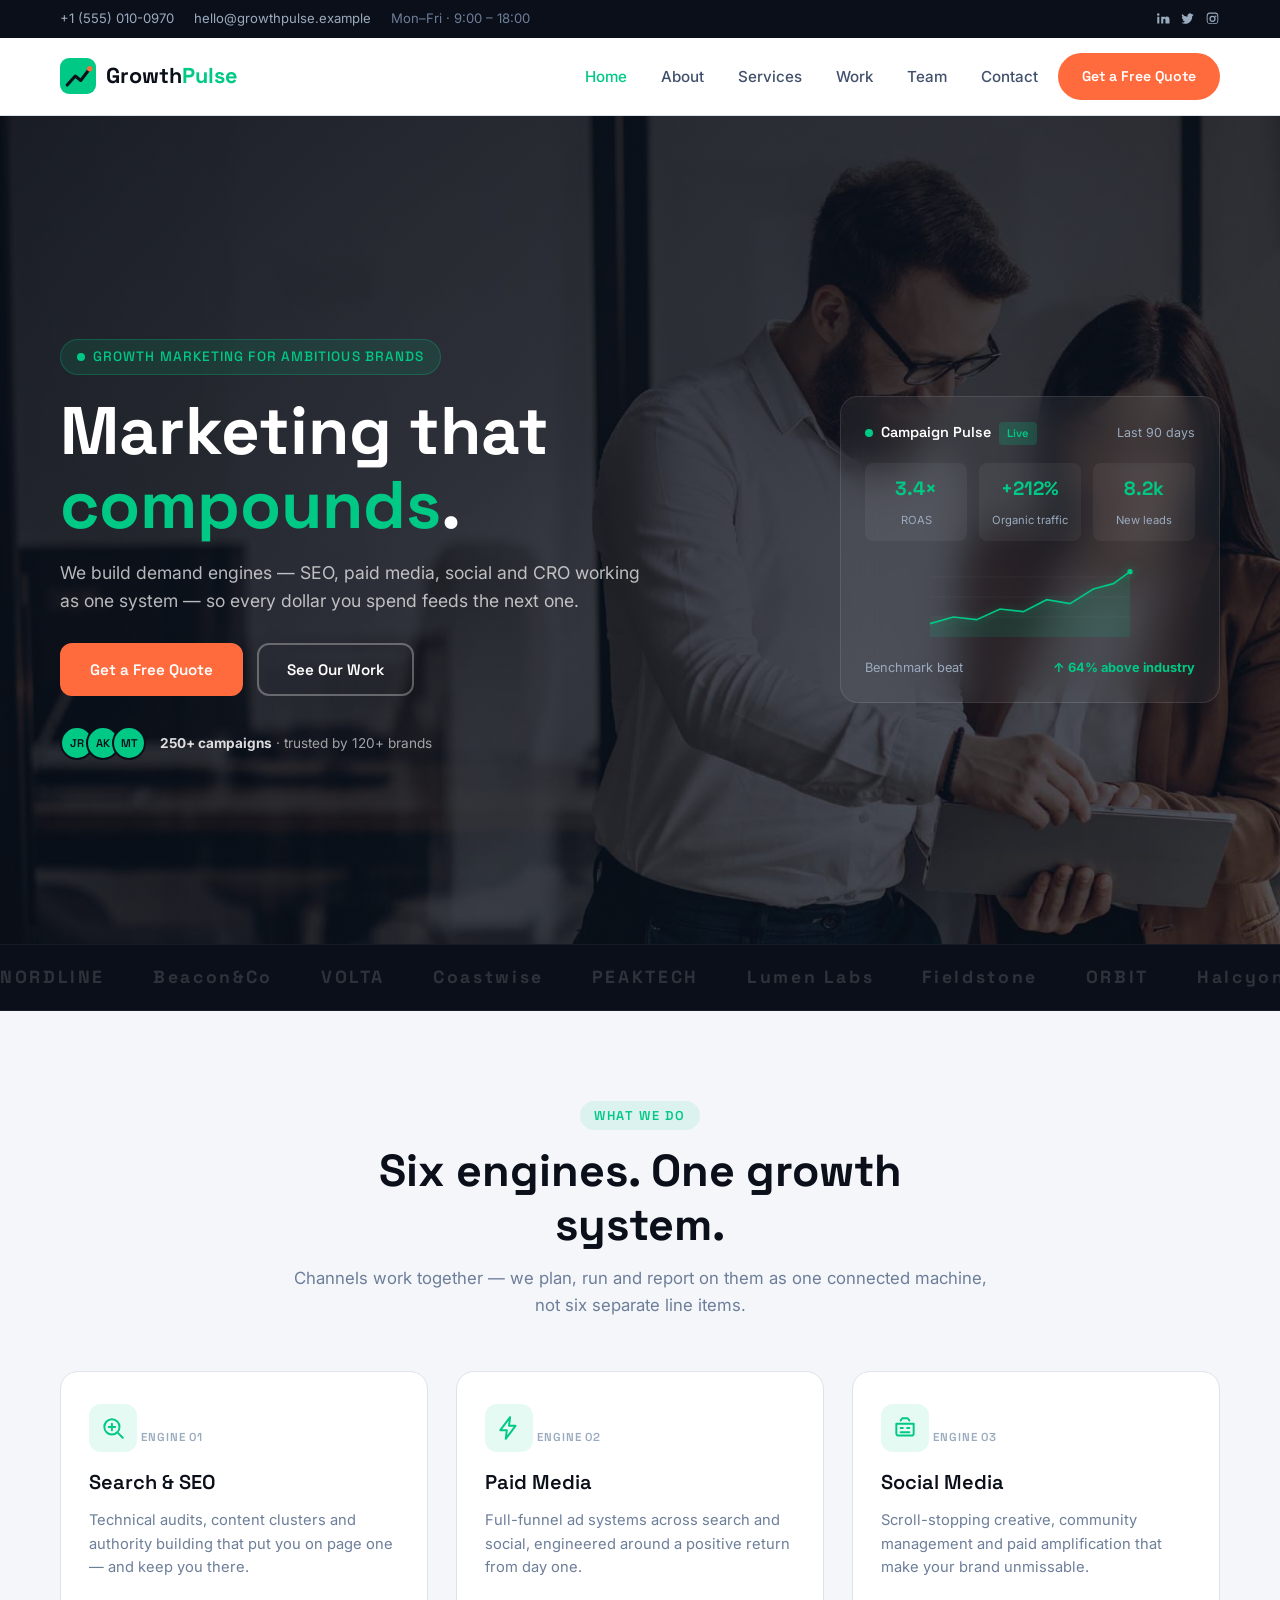
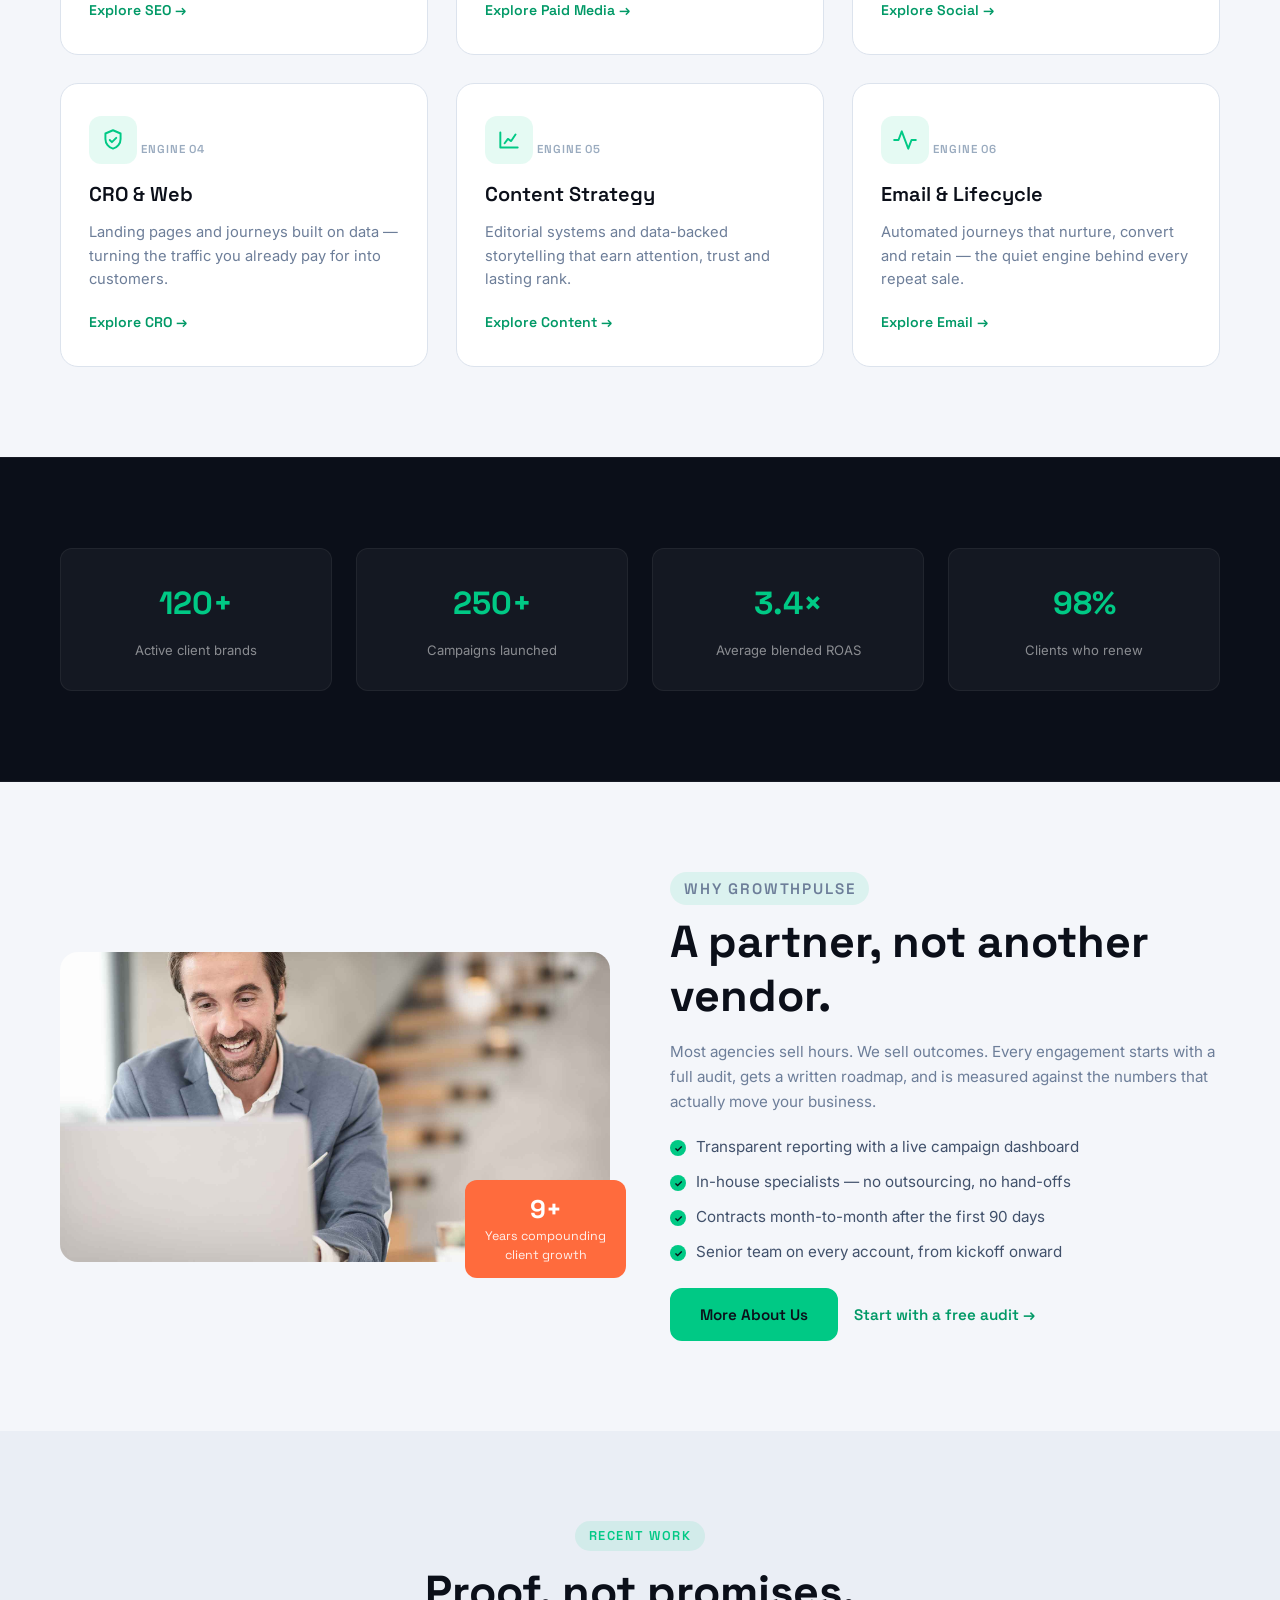
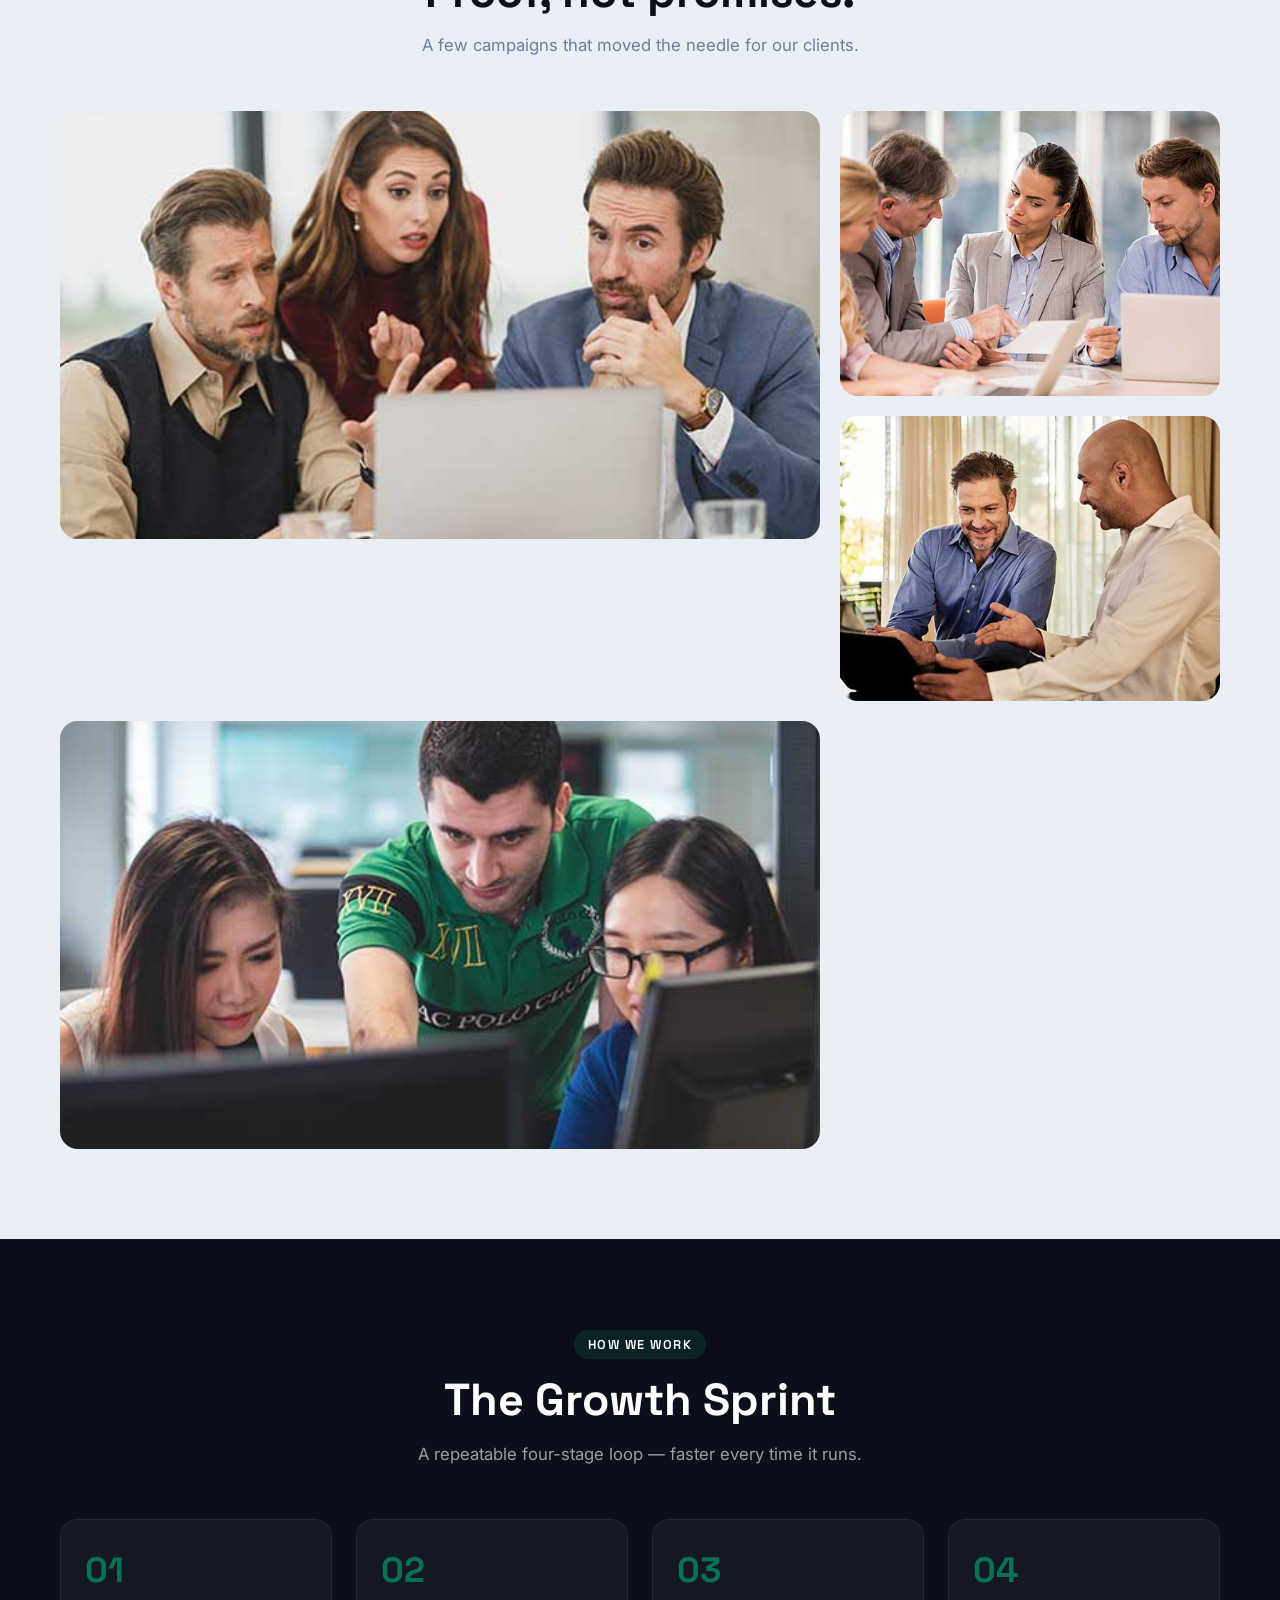
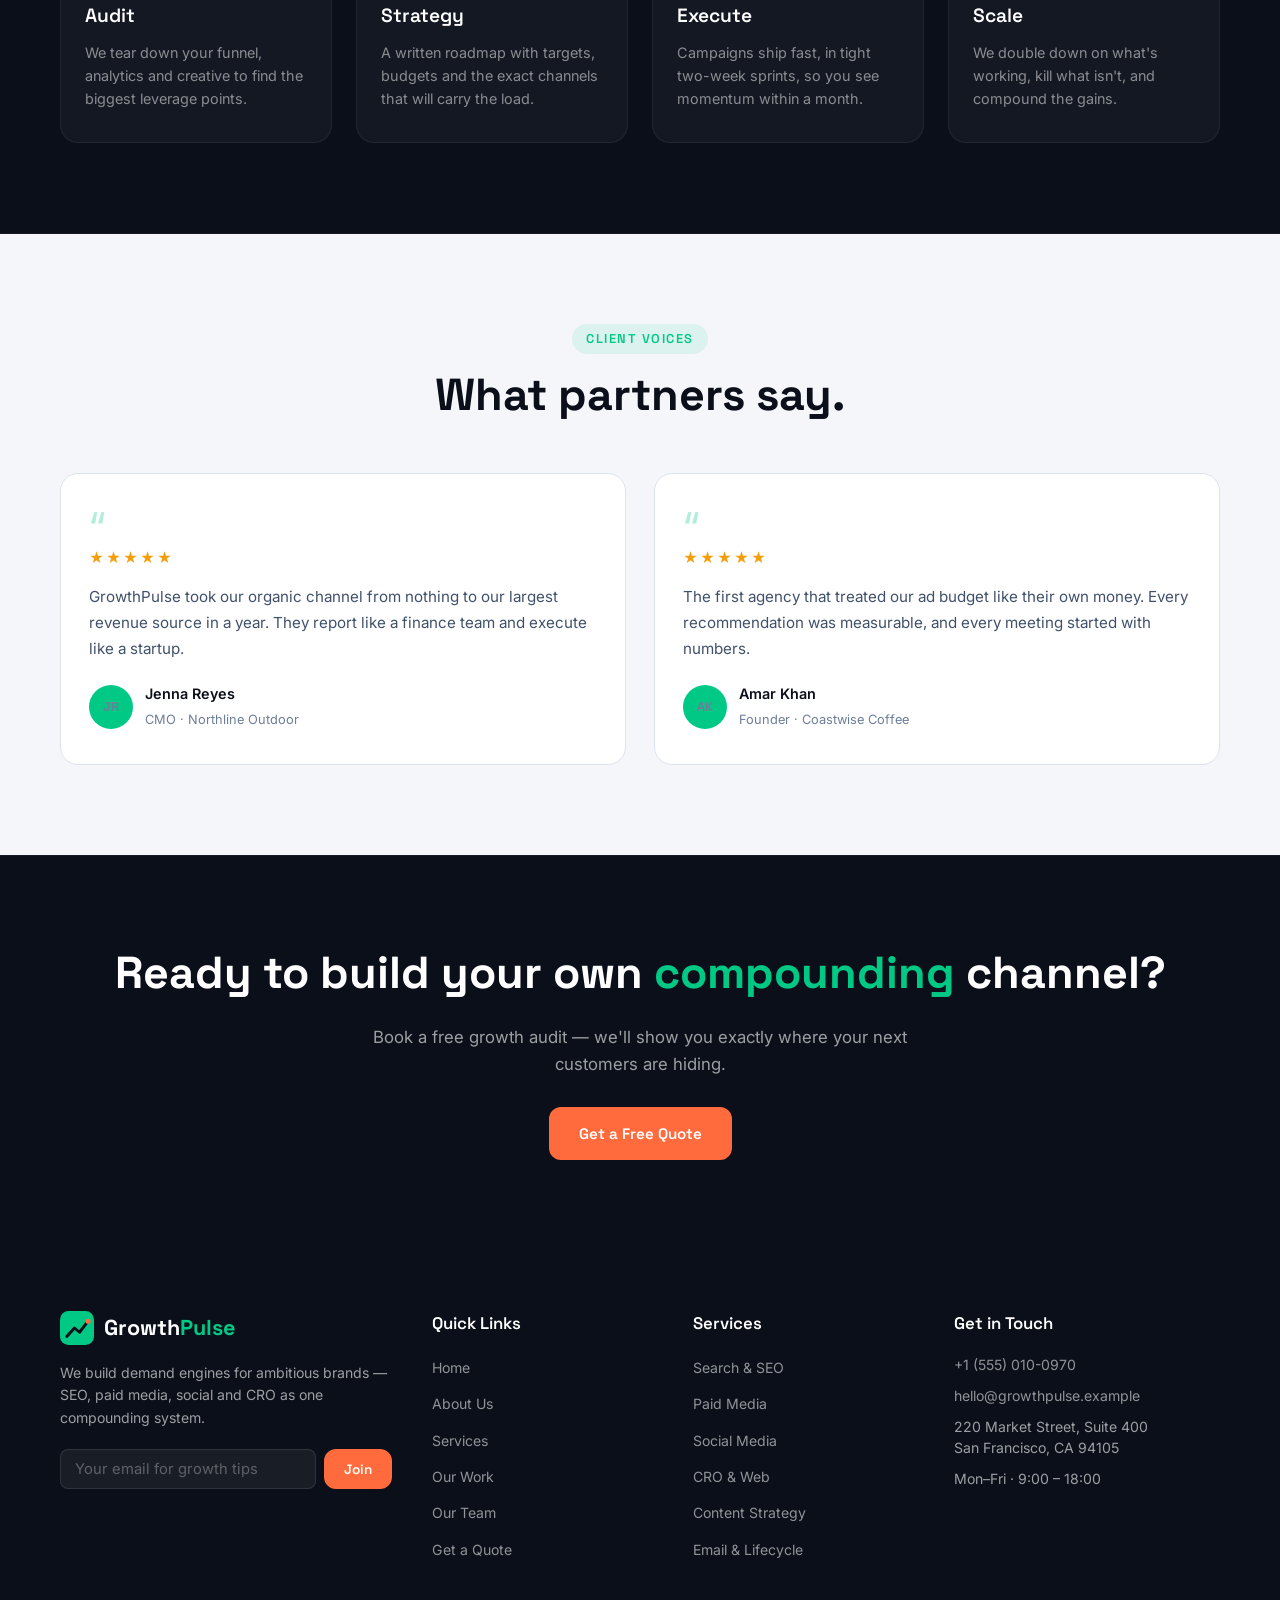
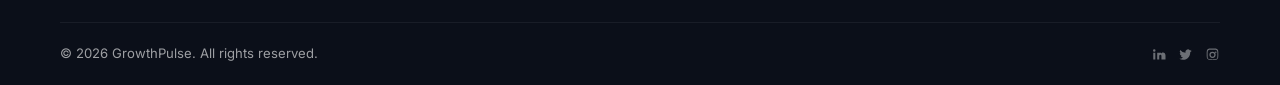
<file: index.html>
<!doctype html>
<html lang="en">
<head>
  <meta charset="utf-8">
  <meta name="viewport" content="width=device-width, initial-scale=1.0">
  <title>GrowthPulse — Digital Marketing That Compounds</title>
  <meta name="description" content="GrowthPulse is a digital marketing agency that turns brands into engines — SEO, paid ads, social and CRO that compound into measurable growth.">
  <link rel="icon" href="data:image/svg+xml,%3Csvg xmlns='http://www.w3.org/2000/svg' viewBox='0 0 32 32'%3E%3Crect width='32' height='32' rx='8' fill='%2300c985'/%3E%3Cpath d='M6 24l7-8 5 4 8-11' stroke='%230b0f19' stroke-width='3.2' fill='none' stroke-linecap='round' stroke-linejoin='round'/%3E%3C/svg%3E">
  <link rel="preconnect" href="https://fonts.googleapis.com">
  <link rel="preconnect" href="https://fonts.gstatic.com" crossorigin>
  <link href="https://fonts.googleapis.com/css2?family=Space+Grotesk:wght@400;500;600;700&family=Inter:wght@400;500;600;700&display=swap" rel="stylesheet">
  <link rel="stylesheet" href="assets/css/style.css">
</head>
<body>
  <a class="skip-link" href="#main">Skip to main content</a>

  <div class="topbar">
    <div class="container topbar-inner">
      <div class="topbar-contacts">
        <a href="tel:+15550100970">+1 (555) 010-0970</a>
        <a href="mailto:hello@growthpulse.example">hello@growthpulse.example</a>
        <span class="topbar-hours">Mon–Fri · 9:00 – 18:00</span>
      </div>
      <div class="topbar-social">
        <a href="#" aria-label="LinkedIn"><svg viewBox="0 0 24 24" width="15" height="15" fill="currentColor"><path d="M6.9 20H3.6V9h3.3v11zM5.2 7.5a2 2 0 1 1 0-4 2 2 0 0 1 0 4zM20 20h-3.3v-5.4c0-1.3-.5-2.2-1.7-2.2-.9 0-1.4.6-1.7 1.2-.1.2-.1.6-.1.9V20h-3.3V9H16v1.5c.5-.8 1.4-1.8 3.2-1.8 2.3 0 4 1.5 4 4.8V20z"/></svg></a>
        <a href="#" aria-label="Twitter"><svg viewBox="0 0 24 24" width="15" height="15" fill="currentColor"><path d="M22 5.9c-.7.3-1.5.6-2.3.7.8-.5 1.5-1.3 1.8-2.3-.8.5-1.7.8-2.6 1a4 4 0 0 0-6.9 3.7A11.5 11.5 0 0 1 3.5 4.8a4 4 0 0 0 1.2 5.4c-.6 0-1.3-.2-1.8-.5v.1a4 4 0 0 0 3.2 3.9c-.6.2-1.2.2-1.8.1a4 4 0 0 0 3.7 2.8A8 8 0 0 1 2 18.6a11.4 11.4 0 0 0 6.1 1.8c7.4 0 11.4-6.1 11.4-11.4v-.5c.8-.6 1.5-1.3 2.5-2.6z"/></svg></a>
        <a href="#" aria-label="Instagram"><svg viewBox="0 0 24 24" width="15" height="15" fill="currentColor"><path d="M12 2.2c2.7 0 3 0 4 .1 1 0 1.6.2 2.2.4.6.2 1.1.5 1.6 1 .5.5.8 1 1 1.6.2.6.4 1.2.4 2.2.1 1 .1 1.3.1 4s0 3-.1 4c0 1-.2 1.6-.4 2.2a4.3 4.3 0 0 1-1 1.6c-.5.5-1 .8-1.6 1-.6.2-1.2.4-2.2.4-1 .1-1.3.1-4 .1s-3 0-4-.1c-1 0-1.6-.2-2.2-.4a4.3 4.3 0 0 1-1.6-1c-.5-.5-.8-1-1-1.6-.2-.6-.4-1.2-.4-2.2-.1-1-.1-1.3-.1-4s0-3 .1-4c0-1 .2-1.6.4-2.2.2-.6.5-1.1 1-1.6.5-.5 1-.8 1.6-1 .6-.2 1.2-.4 2.2-.4 1-.1 1.3-.1 4-.1zm0 2c-2.7 0-3 0-4 .1-.9 0-1.4.2-1.7.3-.4.2-.7.4-1 .7-.3.3-.5.6-.7 1-.1.3-.3.8-.3 1.7-.1 1-.1 1.3-.1 4s0 3 .1 4c0 .9.2 1.4.3 1.7.2.4.4.7.7 1 .3.3.6.5 1 .7.3.1.8.3 1.7.3 1 .1 1.3.1 4 .1s3 0 4-.1c.9 0 1.4-.2 1.7-.3.4-.2.7-.4 1-.7.3-.3.5-.6.7-1 .1-.3.3-.8.3-1.7.1-1 .1-1.3.1-4s0-3-.1-4c0-.9-.2-1.4-.3-1.7a2.3 2.3 0 0 0-.7-1 2.3 2.3 0 0 0-1-.7c-.3-.1-.8-.3-1.7-.3-1-.1-1.3-.1-4-.1zm0 3.3a5 5 0 1 1 0 10 5 5 0 0 1 0-10zm0 2a3 3 0 1 0 0 6 3 3 0 0 0 0-6zm5.2-2.4a1.2 1.2 0 1 1 0 2.4 1.2 1.2 0 0 1 0-2.4z"/></svg></a>
      </div>
    </div>
  </div>

  <header class="header">
    <div class="container header-inner">
      <a href="index.html" class="logo" aria-label="GrowthPulse home">
        <svg viewBox="0 0 40 40" width="36" height="36" aria-hidden="true"><rect width="40" height="40" rx="10" fill="#00c985"/><path d="M8 30l9-10 6 5 10-13" stroke="#0b0f19" stroke-width="3.4" fill="none" stroke-linecap="round" stroke-linejoin="round"/><circle cx="33" cy="12" r="3" fill="#ff6b3d"/></svg>
        <span class="logo-name">Growth<em>Pulse</em></span>
      </a>
      <button class="nav-toggle" aria-expanded="false" aria-controls="nav-links">
        <span></span><span></span><span></span>
      </button>
      <nav class="nav-links" id="nav-links" aria-label="Primary">
        <a class="nav-link" href="index.html">Home</a>
        <a class="nav-link" href="about.html">About</a>
        <a class="nav-link" href="service.html">Services</a>
        <a class="nav-link" href="project.html">Work</a>
        <a class="nav-link" href="team.html">Team</a>
        <a class="nav-link" href="contact.html">Contact</a>
        <a href="quote.html" class="btn btn-cta">Get a Free Quote</a>
      </nav>
    </div>
  </header>

  <main id="main">
    <section class="hero">
      <div class="hero-bg">
        <img src="assets/img/carousel-1.jpg" alt="" class="active">
        <img src="assets/img/carousel-2.jpg" alt="">
      </div>
      <div class="hero-overlay"></div>
      <div class="container hero-inner">
        <div class="hero-copy">
          <p class="hero-tag"><span class="pulse-dot"></span>Growth marketing for ambitious brands</p>
          <h1>Marketing that <em>compounds</em>.</h1>
          <p class="hero-sub">We build demand engines — SEO, paid media, social and CRO working as one system — so every dollar you spend feeds the next one.</p>
          <div class="hero-actions">
            <a href="quote.html" class="btn btn-accent">Get a Free Quote</a>
            <a href="project.html" class="btn btn-ghost">See Our Work</a>
          </div>
          <div class="hero-trust">
            <div class="hero-avatars" aria-hidden="true"><span>JR</span><span>AK</span><span>MT</span></div>
            <p><strong>250+ campaigns</strong> · trusted by 120+ brands</p>
          </div>
        </div>
        <div class="hero-dash reveal">
          <div class="dash-head">
            <div class="dash-title"><span class="dash-dot"></span>Campaign Pulse <em>Live</em></div>
            <span class="dash-period">Last 90 days</span>
          </div>
          <div class="dash-kpis">
            <div><strong>3.4×</strong><span>ROAS</span></div>
            <div><strong>+212%</strong><span>Organic traffic</span></div>
            <div><strong>8.2k</strong><span>New leads</span></div>
          </div>
          <svg class="dash-chart" viewBox="0 0 300 120" role="img" aria-label="Upward growth chart">
            <path class="dash-grid" d="M0 30h300M0 60h300M0 90h300"/>
            <path class="dash-area" d="M0 100 L35 90 L70 94 L105 78 L140 82 L175 64 L210 70 L245 48 L275 40 L300 22 L300 120 L0 120 Z"/>
            <path class="dash-line" d="M0 100 L35 90 L70 94 L105 78 L140 82 L175 64 L210 70 L245 48 L275 40 L300 22"/>
            <circle cx="300" cy="22" r="4"/>
          </svg>
          <div class="dash-foot">
            <span>Benchmark beat</span>
            <strong>↑ 64% above industry</strong>
          </div>
        </div>
      </div>
    </section>

    <section class="marquee" aria-label="Brands we've helped">
      <div class="marquee-track">
        <span>NORDLINE</span><span>Beacon&Co</span><span>VOLTA</span><span>Coastwise</span><span>PEAKTECH</span><span>Lumen Labs</span><span>Fieldstone</span><span>ORBIT</span><span>Halcyon</span><span>Brightly</span>
        <span>NORDLINE</span><span>Beacon&Co</span><span>VOLTA</span><span>Coastwise</span><span>PEAKTECH</span><span>Lumen Labs</span><span>Fieldstone</span><span>ORBIT</span><span>Halcyon</span><span>Brightly</span>
      </div>
    </section>

    <section class="section">
      <div class="container">
        <div class="section-head reveal">
          <p class="eyebrow">What we do</p>
          <h2 class="section-title">Six engines. One growth system.</h2>
          <p class="section-sub">Channels work together — we plan, run and report on them as one connected machine, not six separate line items.</p>
        </div>
        <div class="grid grid-3">
          <article class="service-card reveal">
            <span class="service-icon"><svg viewBox="0 0 24 24" width="26" height="26" fill="none" stroke="currentColor" stroke-width="1.8" stroke-linecap="round" stroke-linejoin="round"><circle cx="11" cy="11" r="7"/><path d="M21 21l-4.3-4.3M11 8v6M8 11h6"/></svg></span>
            <span class="service-tag">Engine 01</span>
            <h3>Search &amp; SEO</h3>
            <p>Technical audits, content clusters and authority building that put you on page one — and keep you there.</p>
            <a class="service-link" href="service.html">Explore SEO →</a>
          </article>
          <article class="service-card reveal">
            <span class="service-icon"><svg viewBox="0 0 24 24" width="26" height="26" fill="none" stroke="currentColor" stroke-width="1.8" stroke-linecap="round" stroke-linejoin="round"><path d="M13 2L4 14h6l-1 8 9-12h-6l1-8z"/></svg></span>
            <span class="service-tag">Engine 02</span>
            <h3>Paid Media</h3>
            <p>Full-funnel ad systems across search and social, engineered around a positive return from day one.</p>
            <a class="service-link" href="service.html">Explore Paid Media →</a>
          </article>
          <article class="service-card reveal">
            <span class="service-icon"><svg viewBox="0 0 24 24" width="26" height="26" fill="none" stroke="currentColor" stroke-width="1.8" stroke-linecap="round" stroke-linejoin="round"><path d="M4 8h16v9a2 2 0 0 1-2 2H6a2 2 0 0 1-2-2V8z"/><path d="M8 5l1.5-2h5L16 5M8 12h2m4 0h2m-8 4h8"/></svg></span>
            <span class="service-tag">Engine 03</span>
            <h3>Social Media</h3>
            <p>Scroll-stopping creative, community management and paid amplification that make your brand unmissable.</p>
            <a class="service-link" href="service.html">Explore Social →</a>
          </article>
          <article class="service-card reveal">
            <span class="service-icon"><svg viewBox="0 0 24 24" width="26" height="26" fill="none" stroke="currentColor" stroke-width="1.8" stroke-linecap="round" stroke-linejoin="round"><path d="M12 3l7 3v5c0 4.4-3 8-7 9-4-1-7-4.6-7-9V6l7-3z"/><path d="M9 12l2 2 4-4"/></svg></span>
            <span class="service-tag">Engine 04</span>
            <h3>CRO &amp; Web</h3>
            <p>Landing pages and journeys built on data — turning the traffic you already pay for into customers.</p>
            <a class="service-link" href="service.html">Explore CRO →</a>
          </article>
          <article class="service-card reveal">
            <span class="service-icon"><svg viewBox="0 0 24 24" width="26" height="26" fill="none" stroke="currentColor" stroke-width="1.8" stroke-linecap="round" stroke-linejoin="round"><path d="M4 19V5m0 14h16M8 15l3-4 3 2 4-6"/></svg></span>
            <span class="service-tag">Engine 05</span>
            <h3>Content Strategy</h3>
            <p>Editorial systems and data-backed storytelling that earn attention, trust and lasting rank.</p>
            <a class="service-link" href="service.html">Explore Content →</a>
          </article>
          <article class="service-card reveal">
            <span class="service-icon"><svg viewBox="0 0 24 24" width="26" height="26" fill="none" stroke="currentColor" stroke-width="1.8" stroke-linecap="round" stroke-linejoin="round"><path d="M22 12h-4l-3 8-6-16-3 8H2"/></svg></span>
            <span class="service-tag">Engine 06</span>
            <h3>Email &amp; Lifecycle</h3>
            <p>Automated journeys that nurture, convert and retain — the quiet engine behind every repeat sale.</p>
            <a class="service-link" href="service.html">Explore Email →</a>
          </article>
        </div>
      </div>
    </section>

    <section class="section section-dark">
      <div class="container">
        <div class="stat-band">
          <div class="stat-card reveal"><strong>120+</strong><span>Active client brands</span></div>
          <div class="stat-card reveal"><strong>250+</strong><span>Campaigns launched</span></div>
          <div class="stat-card reveal"><strong>3.4×</strong><span>Average blended ROAS</span></div>
          <div class="stat-card reveal"><strong>98%</strong><span>Clients who renew</span></div>
        </div>
      </div>
    </section>

    <section class="section">
      <div class="container">
        <div class="split">
          <div class="split-media reveal">
            <img src="assets/img/about.jpg" alt="GrowthPulse strategy team collaborating around a table" loading="lazy">
            <span class="exp-badge"><strong>9+</strong><span>Years compounding<br>client growth</span></span>
          </div>
          <div class="split-copy reveal">
            <p class="eyebrow">Why GrowthPulse</p>
            <h2 class="section-title">A partner, not another vendor.</h2>
            <p>Most agencies sell hours. We sell outcomes. Every engagement starts with a full audit, gets a written roadmap, and is measured against the numbers that actually move your business.</p>
            <ul class="check-list">
              <li>Transparent reporting with a live campaign dashboard</li>
              <li>In-house specialists — no outsourcing, no hand-offs</li>
              <li>Contracts month-to-month after the first 90 days</li>
              <li>Senior team on every account, from kickoff onward</li>
            </ul>
            <div class="split-actions">
              <a href="about.html" class="btn btn-primary">More About Us</a>
              <a href="quote.html" class="btn btn-link">Start with a free audit →</a>
            </div>
          </div>
        </div>
      </div>
    </section>

    <section class="section section-alt">
      <div class="container">
        <div class="section-head reveal">
          <p class="eyebrow">Recent work</p>
          <h2 class="section-title">Proof, not promises.</h2>
          <p class="section-sub">A few campaigns that moved the needle for our clients.</p>
        </div>
        <div class="bento">
          <a class="bento-tile tile-lg reveal" href="project.html">
            <img src="assets/img/project-1.jpg" alt="Marketing campaign for a premium outdoor brand" loading="lazy">
            <span class="bento-overlay"><span class="bento-tag">SEO · E-commerce</span><strong>Northline Outdoor</strong><em>+218% organic revenue in 6 months</em></span>
          </a>
          <a class="bento-tile reveal" href="project.html">
            <img src="assets/img/project-2.jpg" alt="Campaign visual for a boutique coffee roastery" loading="lazy">
            <span class="bento-overlay"><span class="bento-tag">Social · Paid</span><strong>Coastwise Coffee</strong><em>4.2× return on ad spend</em></span>
          </a>
          <a class="bento-tile reveal" href="project.html">
            <img src="assets/img/project-3.jpg" alt="Rebrand campaign for a software startup" loading="lazy">
            <span class="bento-overlay"><span class="bento-tag">Content · CRO</span><strong>PeakTech SaaS</strong><em>+164% demo bookings</em></span>
          </a>
          <a class="bento-tile tile-lg reveal" href="project.html">
            <img src="assets/img/project-4.jpg" alt="Lifestyle campaign for a fitness studio chain" loading="lazy">
            <span class="bento-overlay"><span class="bento-tag">Lifecycle · Email</span><strong>Brightly Fitness</strong><em>3.1× increase in retention revenue</em></span>
          </a>
        </div>
      </div>
    </section>

    <section class="section section-dark">
      <div class="container">
        <div class="section-head light reveal">
          <p class="eyebrow">How we work</p>
          <h2 class="section-title">The Growth Sprint</h2>
          <p class="section-sub">A repeatable four-stage loop — faster every time it runs.</p>
        </div>
        <div class="sprint">
          <div class="sprint-step reveal">
            <span class="sprint-num">01</span>
            <h3>Audit</h3>
            <p>We tear down your funnel, analytics and creative to find the biggest leverage points.</p>
          </div>
          <div class="sprint-step reveal">
            <span class="sprint-num">02</span>
            <h3>Strategy</h3>
            <p>A written roadmap with targets, budgets and the exact channels that will carry the load.</p>
          </div>
          <div class="sprint-step reveal">
            <span class="sprint-num">03</span>
            <h3>Execute</h3>
            <p>Campaigns ship fast, in tight two-week sprints, so you see momentum within a month.</p>
          </div>
          <div class="sprint-step reveal">
            <span class="sprint-num">04</span>
            <h3>Scale</h3>
            <p>We double down on what's working, kill what isn't, and compound the gains.</p>
          </div>
        </div>
      </div>
    </section>

    <section class="section">
      <div class="container">
        <div class="section-head reveal">
          <p class="eyebrow">Client voices</p>
          <h2 class="section-title">What partners say.</h2>
        </div>
        <div class="grid grid-2">
          <article class="testimonial-card reveal">
            <span class="quote-mark">“</span>
            <div class="stars" aria-label="5 out of 5 stars">★★★★★</div>
            <p>GrowthPulse took our organic channel from nothing to our largest revenue source in a year. They report like a finance team and execute like a startup.</p>
            <div class="testimonial-author">
              <span class="avatar">JR</span>
              <div><strong>Jenna Reyes</strong><span>CMO · Northline Outdoor</span></div>
            </div>
          </article>
          <article class="testimonial-card reveal">
            <span class="quote-mark">“</span>
            <div class="stars" aria-label="5 out of 5 stars">★★★★★</div>
            <p>The first agency that treated our ad budget like their own money. Every recommendation was measurable, and every meeting started with numbers.</p>
            <div class="testimonial-author">
              <span class="avatar">AK</span>
              <div><strong>Amar Khan</strong><span>Founder · Coastwise Coffee</span></div>
            </div>
          </article>
        </div>
      </div>
    </section>

    <section class="cta-section">
      <div class="container cta-inner reveal">
        <h2>Ready to build your own <em>compounding</em> channel?</h2>
        <p>Book a free growth audit — we'll show you exactly where your next customers are hiding.</p>
        <a href="quote.html" class="btn btn-accent">Get a Free Quote</a>
      </div>
    </section>
  </main>

  <footer class="footer">
    <div class="container">
      <div class="footer-grid">
        <div class="footer-brand">
          <a href="index.html" class="logo logo-light" aria-label="GrowthPulse home">
            <svg viewBox="0 0 40 40" width="34" height="34" aria-hidden="true"><rect width="40" height="40" rx="10" fill="#00c985"/><path d="M8 30l9-10 6 5 10-13" stroke="#0b0f19" stroke-width="3.4" fill="none" stroke-linecap="round" stroke-linejoin="round"/><circle cx="33" cy="12" r="3" fill="#ff6b3d"/></svg>
            <span class="logo-name">Growth<em>Pulse</em></span>
          </a>
          <p>We build demand engines for ambitious brands — SEO, paid media, social and CRO as one compounding system.</p>
          <form class="newsletter" data-form novalidate>
            <label class="sr-only" for="nl-email">Email address</label>
            <input class="form-control" id="nl-email" type="email" placeholder="Your email for growth tips" required>
            <button type="submit" class="btn btn-accent btn-sm">Join</button>
            <p class="form-ok" hidden>You're in — growth tips on the way. 🚀</p>
            <p class="form-err" hidden>Please enter a valid email.</p>
          </form>
        </div>
        <div class="footer-col">
          <h4>Quick Links</h4>
          <ul>
            <li><a href="index.html">Home</a></li>
            <li><a href="about.html">About Us</a></li>
            <li><a href="service.html">Services</a></li>
            <li><a href="project.html">Our Work</a></li>
            <li><a href="team.html">Our Team</a></li>
            <li><a href="quote.html">Get a Quote</a></li>
          </ul>
        </div>
        <div class="footer-col">
          <h4>Services</h4>
          <ul>
            <li><a href="service.html">Search &amp; SEO</a></li>
            <li><a href="service.html">Paid Media</a></li>
            <li><a href="service.html">Social Media</a></li>
            <li><a href="service.html">CRO &amp; Web</a></li>
            <li><a href="service.html">Content Strategy</a></li>
            <li><a href="service.html">Email &amp; Lifecycle</a></li>
          </ul>
        </div>
        <div class="footer-col footer-contact">
          <h4>Get in Touch</h4>
          <ul>
            <li><a href="tel:+15550100970">+1 (555) 010-0970</a></li>
            <li><a href="mailto:hello@growthpulse.example">hello@growthpulse.example</a></li>
            <li>220 Market Street, Suite 400<br>San Francisco, CA 94105</li>
            <li>Mon–Fri · 9:00 – 18:00</li>
          </ul>
        </div>
      </div>
      <div class="footer-bottom">
        <p>© <span data-year>2026</span> GrowthPulse. All rights reserved.</p>
        <div class="footer-social">
          <a href="#" aria-label="LinkedIn"><svg viewBox="0 0 24 24" width="15" height="15" fill="currentColor"><path d="M6.9 20H3.6V9h3.3v11zM5.2 7.5a2 2 0 1 1 0-4 2 2 0 0 1 0 4zM20 20h-3.3v-5.4c0-1.3-.5-2.2-1.7-2.2-.9 0-1.4.6-1.7 1.2-.1.2-.1.6-.1.9V20h-3.3V9H16v1.5c.5-.8 1.4-1.8 3.2-1.8 2.3 0 4 1.5 4 4.8V20z"/></svg></a>
          <a href="#" aria-label="Twitter"><svg viewBox="0 0 24 24" width="15" height="15" fill="currentColor"><path d="M22 5.9c-.7.3-1.5.6-2.3.7.8-.5 1.5-1.3 1.8-2.3-.8.5-1.7.8-2.6 1a4 4 0 0 0-6.9 3.7A11.5 11.5 0 0 1 3.5 4.8a4 4 0 0 0 1.2 5.4c-.6 0-1.3-.2-1.8-.5v.1a4 4 0 0 0 3.2 3.9c-.6.2-1.2.2-1.8.1a4 4 0 0 0 3.7 2.8A8 8 0 0 1 2 18.6a11.4 11.4 0 0 0 6.1 1.8c7.4 0 11.4-6.1 11.4-11.4v-.5c.8-.6 1.5-1.3 2.5-2.6z"/></svg></a>
          <a href="#" aria-label="Instagram"><svg viewBox="0 0 24 24" width="15" height="15" fill="currentColor"><path d="M12 2.2c2.7 0 3 0 4 .1 1 0 1.6.2 2.2.4.6.2 1.1.5 1.6 1 .5.5.8 1 1 1.6.2.6.4 1.2.4 2.2.1 1 .1 1.3.1 4s0 3-.1 4c0 1-.2 1.6-.4 2.2a4.3 4.3 0 0 1-1 1.6c-.5.5-1 .8-1.6 1-.6.2-1.2.4-2.2.4-1 .1-1.3.1-4 .1s-3 0-4-.1c-1 0-1.6-.2-2.2-.4a4.3 4.3 0 0 1-1.6-1c-.5-.5-.8-1-1-1.6-.2-.6-.4-1.2-.4-2.2-.1-1-.1-1.3-.1-4s0-3 .1-4c0-1 .2-1.6.4-2.2.2-.6.5-1.1 1-1.6.5-.5 1-.8 1.6-1 .6-.2 1.2-.4 2.2-.4 1-.1 1.3-.1 4-.1zm0 2c-2.7 0-3 0-4 .1-.9 0-1.4.2-1.7.3-.4.2-.7.4-1 .7-.3.3-.5.6-.7 1-.1.3-.3.8-.3 1.7-.1 1-.1 1.3-.1 4s0 3 .1 4c0 .9.2 1.4.3 1.7.2.4.4.7.7 1 .3.3.6.5 1 .7.3.1.8.3 1.7.3 1 .1 1.3.1 4 .1s3 0 4-.1c.9 0 1.4-.2 1.7-.3.4-.2.7-.4 1-.7.3-.3.5-.6.7-1 .1-.3.3-.8.3-1.7.1-1 .1-1.3.1-4s0-3-.1-4c0-.9-.2-1.4-.3-1.7a2.3 2.3 0 0 0-.7-1 2.3 2.3 0 0 0-1-.7c-.3-.1-.8-.3-1.7-.3-1-.1-1.3-.1-4-.1zm0 3.3a5 5 0 1 1 0 10 5 5 0 0 1 0-10zm0 2a3 3 0 1 0 0 6 3 3 0 0 0 0-6zm5.2-2.4a1.2 1.2 0 1 1 0 2.4 1.2 1.2 0 0 1 0-2.4z"/></svg></a>
        </div>
      </div>
    </div>
  </footer>

  <button class="back-to-top" aria-label="Back to top">↑</button>
  <script src="assets/js/main.js"></script>
</body>
</html>
</file>
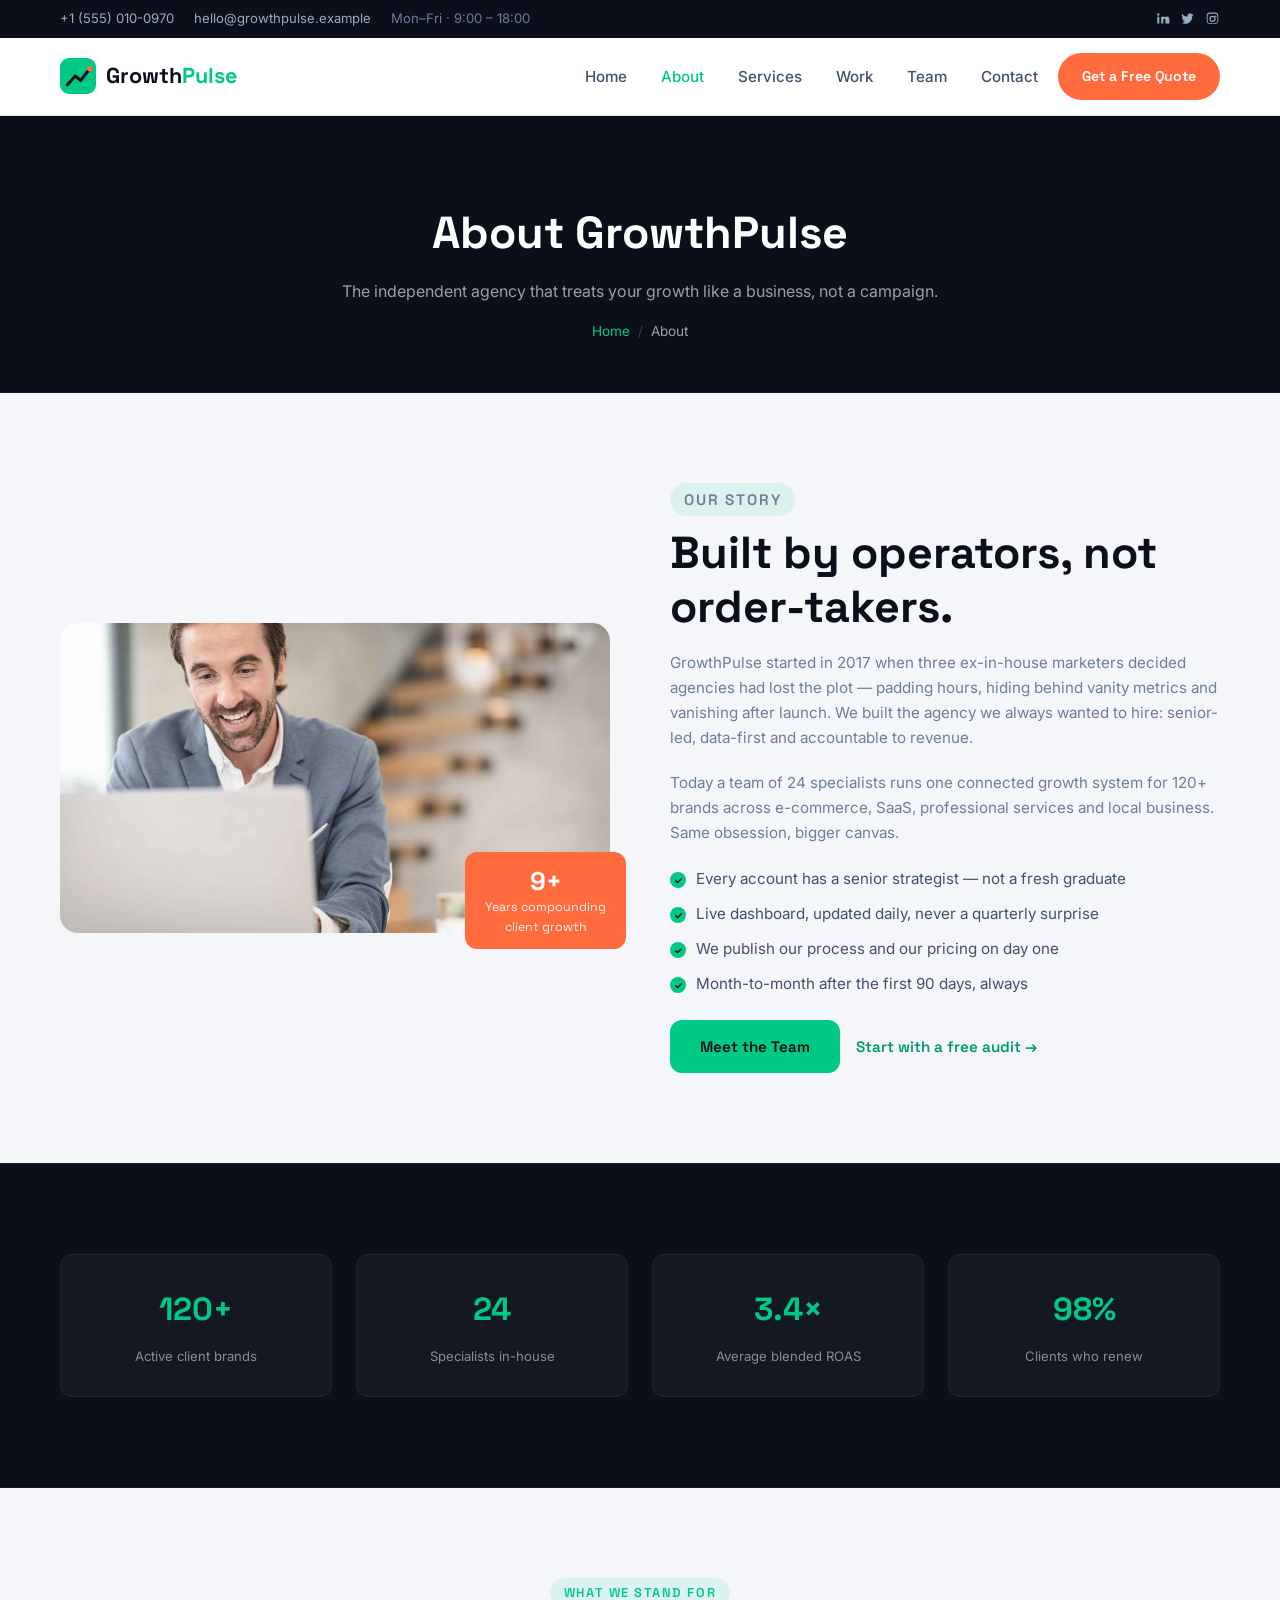
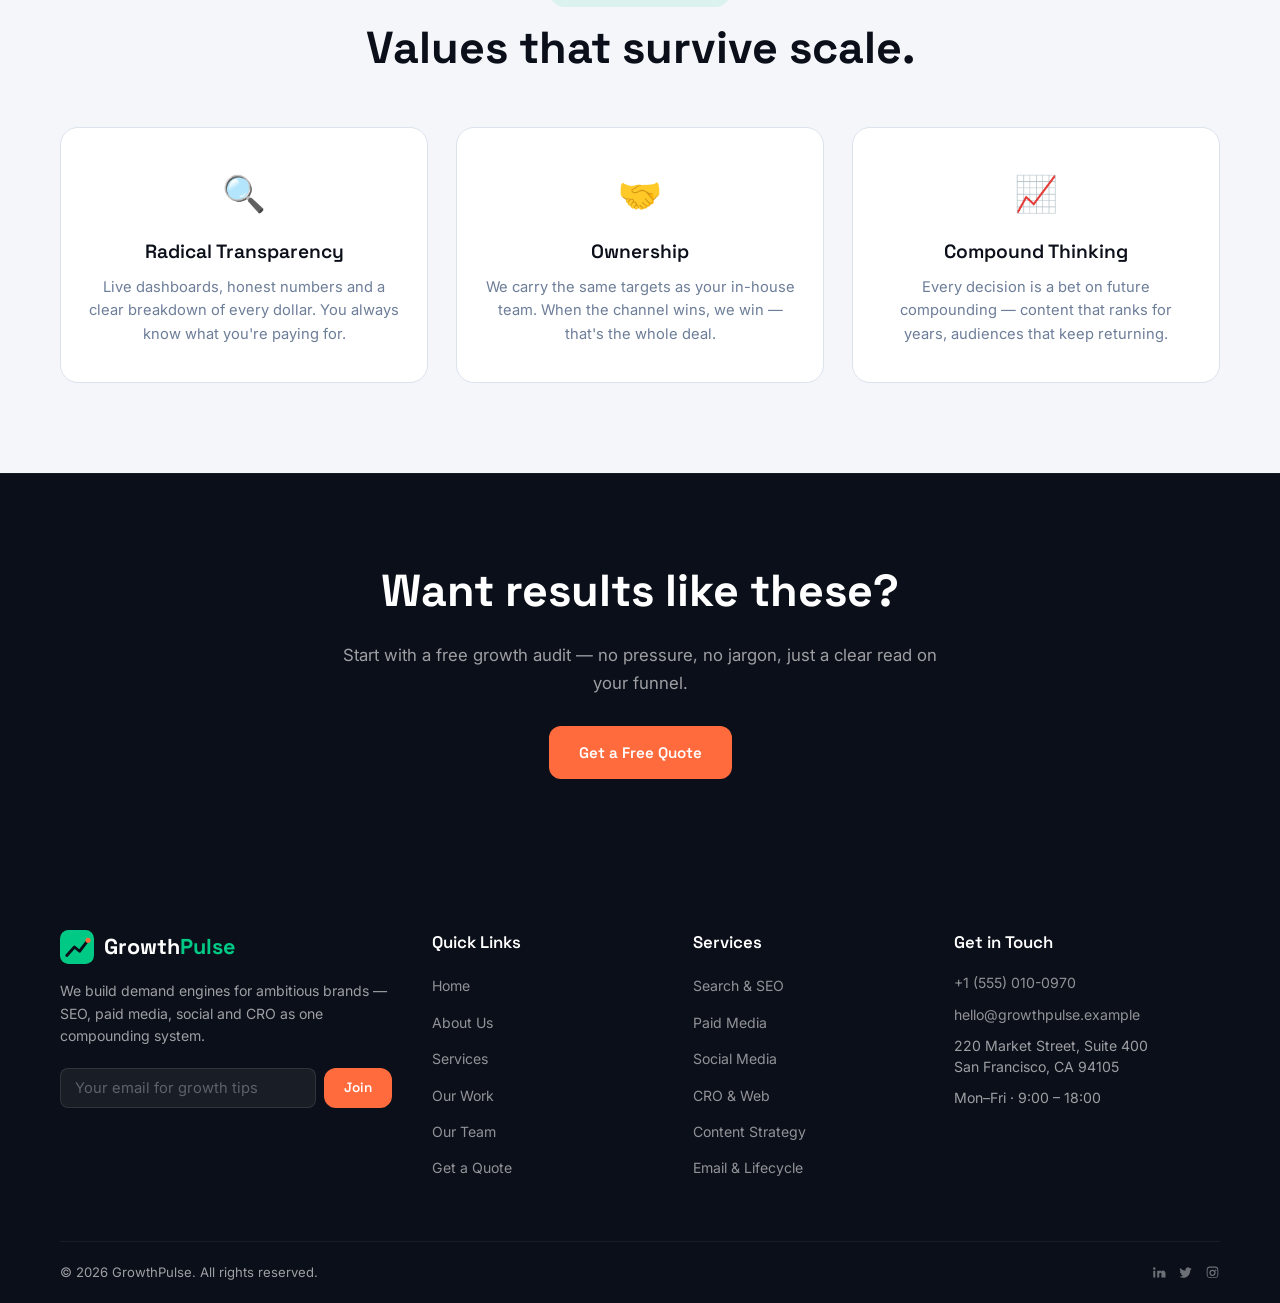
<file: about.html>
<!doctype html>
<html lang="en">
<head>
  <meta charset="utf-8">
  <meta name="viewport" content="width=device-width, initial-scale=1.0">
  <title>GrowthPulse — Digital Marketing That Compounds</title>
  <meta name="description" content="GrowthPulse is a digital marketing agency that turns brands into engines — SEO, paid ads, social and CRO that compound into measurable growth.">
  <link rel="icon" href="data:image/svg+xml,%3Csvg xmlns='http://www.w3.org/2000/svg' viewBox='0 0 32 32'%3E%3Crect width='32' height='32' rx='8' fill='%2300c985'/%3E%3Cpath d='M6 24l7-8 5 4 8-11' stroke='%230b0f19' stroke-width='3.2' fill='none' stroke-linecap='round' stroke-linejoin='round'/%3E%3C/svg%3E">
  <link rel="preconnect" href="https://fonts.googleapis.com">
  <link rel="preconnect" href="https://fonts.gstatic.com" crossorigin>
  <link href="https://fonts.googleapis.com/css2?family=Space+Grotesk:wght@400;500;600;700&family=Inter:wght@400;500;600;700&display=swap" rel="stylesheet">
  <link rel="stylesheet" href="assets/css/style.css">
</head>
<body>
  <a class="skip-link" href="#main">Skip to main content</a>


  <div class="topbar">
    <div class="container topbar-inner">
      <div class="topbar-contacts">
        <a href="tel:+15550100970">+1 (555) 010-0970</a>
        <a href="mailto:hello@growthpulse.example">hello@growthpulse.example</a>
        <span class="topbar-hours">Mon–Fri · 9:00 – 18:00</span>
      </div>
      <div class="topbar-social">
        <a href="#" aria-label="LinkedIn"><svg viewBox="0 0 24 24" width="15" height="15" fill="currentColor"><path d="M6.9 20H3.6V9h3.3v11zM5.2 7.5a2 2 0 1 1 0-4 2 2 0 0 1 0 4zM20 20h-3.3v-5.4c0-1.3-.5-2.2-1.7-2.2-.9 0-1.4.6-1.7 1.2-.1.2-.1.6-.1.9V20h-3.3V9H16v1.5c.5-.8 1.4-1.8 3.2-1.8 2.3 0 4 1.5 4 4.8V20z"/></svg></a>
        <a href="#" aria-label="Twitter"><svg viewBox="0 0 24 24" width="15" height="15" fill="currentColor"><path d="M22 5.9c-.7.3-1.5.6-2.3.7.8-.5 1.5-1.3 1.8-2.3-.8.5-1.7.8-2.6 1a4 4 0 0 0-6.9 3.7A11.5 11.5 0 0 1 3.5 4.8a4 4 0 0 0 1.2 5.4c-.6 0-1.3-.2-1.8-.5v.1a4 4 0 0 0 3.2 3.9c-.6.2-1.2.2-1.8.1a4 4 0 0 0 3.7 2.8A8 8 0 0 1 2 18.6a11.4 11.4 0 0 0 6.1 1.8c7.4 0 11.4-6.1 11.4-11.4v-.5c.8-.6 1.5-1.3 2.5-2.6z"/></svg></a>
        <a href="#" aria-label="Instagram"><svg viewBox="0 0 24 24" width="15" height="15" fill="currentColor"><path d="M12 2.2c2.7 0 3 0 4 .1 1 0 1.6.2 2.2.4.6.2 1.1.5 1.6 1 .5.5.8 1 1 1.6.2.6.4 1.2.4 2.2.1 1 .1 1.3.1 4s0 3-.1 4c0 1-.2 1.6-.4 2.2a4.3 4.3 0 0 1-1 1.6c-.5.5-1 .8-1.6 1-.6.2-1.2.4-2.2.4-1 .1-1.3.1-4 .1s-3 0-4-.1c-1 0-1.6-.2-2.2-.4a4.3 4.3 0 0 1-1.6-1c-.5-.5-.8-1-1-1.6-.2-.6-.4-1.2-.4-2.2-.1-1-.1-1.3-.1-4s0-3 .1-4c0-1 .2-1.6.4-2.2.2-.6.5-1.1 1-1.6.5-.5 1-.8 1.6-1 .6-.2 1.2-.4 2.2-.4 1-.1 1.3-.1 4-.1zm0 2c-2.7 0-3 0-4 .1-.9 0-1.4.2-1.7.3-.4.2-.7.4-1 .7-.3.3-.5.6-.7 1-.1.3-.3.8-.3 1.7-.1 1-.1 1.3-.1 4s0 3 .1 4c0 .9.2 1.4.3 1.7.2.4.4.7.7 1 .3.3.6.5 1 .7.3.1.8.3 1.7.3 1 .1 1.3.1 4 .1s3 0 4-.1c.9 0 1.4-.2 1.7-.3.4-.2.7-.4 1-.7.3-.3.5-.6.7-1 .1-.3.3-.8.3-1.7.1-1 .1-1.3.1-4s0-3-.1-4c0-.9-.2-1.4-.3-1.7a2.3 2.3 0 0 0-.7-1 2.3 2.3 0 0 0-1-.7c-.3-.1-.8-.3-1.7-.3-1-.1-1.3-.1-4-.1zm0 3.3a5 5 0 1 1 0 10 5 5 0 0 1 0-10zm0 2a3 3 0 1 0 0 6 3 3 0 0 0 0-6zm5.2-2.4a1.2 1.2 0 1 1 0 2.4 1.2 1.2 0 0 1 0-2.4z"/></svg></a>
      </div>
    </div>
  </div>

  <header class="header">
    <div class="container header-inner">
      <a href="index.html" class="logo" aria-label="GrowthPulse home">
        <svg viewBox="0 0 40 40" width="36" height="36" aria-hidden="true"><rect width="40" height="40" rx="10" fill="#00c985"/><path d="M8 30l9-10 6 5 10-13" stroke="#0b0f19" stroke-width="3.4" fill="none" stroke-linecap="round" stroke-linejoin="round"/><circle cx="33" cy="12" r="3" fill="#ff6b3d"/></svg>
        <span class="logo-name">Growth<em>Pulse</em></span>
      </a>
      <button class="nav-toggle" aria-expanded="false" aria-controls="nav-links">
        <span></span><span></span><span></span>
      </button>
      <nav class="nav-links" id="nav-links" aria-label="Primary">
        <a class="nav-link" href="index.html">Home</a>
        <a class="nav-link" href="about.html">About</a>
        <a class="nav-link" href="service.html">Services</a>
        <a class="nav-link" href="project.html">Work</a>
        <a class="nav-link" href="team.html">Team</a>
        <a class="nav-link" href="contact.html">Contact</a>
        <a href="quote.html" class="btn btn-cta">Get a Free Quote</a>
      </nav>
    </div>
  </header>



  <main id="main">

    <section class="page-banner">
      <div class="container">
        <h1>About GrowthPulse</h1>
        <p>The independent agency that treats your growth like a business, not a campaign.</p>
        <nav class="breadcrumb" aria-label="Breadcrumb"><a href="index.html">Home</a><span class="sep">/</span><span class="current">About</span></nav>
      </div>
    </section>

    <section class="section">
      <div class="container">
        <div class="split">
          <div class="split-media reveal">
            <img src="assets/img/about.jpg" alt="The GrowthPulse team working together in our studio" loading="lazy">
            <span class="exp-badge"><strong>9+</strong><span>Years compounding<br>client growth</span></span>
          </div>
          <div class="split-copy reveal">
            <p class="eyebrow">Our story</p>
            <h2 class="section-title">Built by operators, not order-takers.</h2>
            <p>GrowthPulse started in 2017 when three ex-in-house marketers decided agencies had lost the plot — padding hours, hiding behind vanity metrics and vanishing after launch. We built the agency we always wanted to hire: senior-led, data-first and accountable to revenue.</p>
            <p>Today a team of 24 specialists runs one connected growth system for 120+ brands across e-commerce, SaaS, professional services and local business. Same obsession, bigger canvas.</p>
            <ul class="check-list">
              <li>Every account has a senior strategist — not a fresh graduate</li>
              <li>Live dashboard, updated daily, never a quarterly surprise</li>
              <li>We publish our process and our pricing on day one</li>
              <li>Month-to-month after the first 90 days, always</li>
            </ul>
            <div class="split-actions">
              <a href="team.html" class="btn btn-primary">Meet the Team</a>
              <a href="quote.html" class="btn btn-link">Start with a free audit →</a>
            </div>
          </div>
        </div>
      </div>
    </section>

    <section class="section section-dark">
      <div class="container">
        <div class="stat-band">
          <div class="stat-card reveal"><strong>120+</strong><span>Active client brands</span></div>
          <div class="stat-card reveal"><strong>24</strong><span>Specialists in-house</span></div>
          <div class="stat-card reveal"><strong>3.4×</strong><span>Average blended ROAS</span></div>
          <div class="stat-card reveal"><strong>98%</strong><span>Clients who renew</span></div>
        </div>
      </div>
    </section>

    <section class="section">
      <div class="container">
        <div class="section-head reveal">
          <p class="eyebrow">What we stand for</p>
          <h2 class="section-title">Values that survive scale.</h2>
        </div>
        <div class="value-grid">
          <div class="value-card reveal">
            <span class="value-icon">🔍</span>
            <h3>Radical Transparency</h3>
            <p>Live dashboards, honest numbers and a clear breakdown of every dollar. You always know what you're paying for.</p>
          </div>
          <div class="value-card reveal">
            <span class="value-icon">🤝</span>
            <h3>Ownership</h3>
            <p>We carry the same targets as your in-house team. When the channel wins, we win — that's the whole deal.</p>
          </div>
          <div class="value-card reveal">
            <span class="value-icon">📈</span>
            <h3>Compound Thinking</h3>
            <p>Every decision is a bet on future compounding — content that ranks for years, audiences that keep returning.</p>
          </div>
        </div>
      </div>
    </section>

    <section class="cta-section">
      <div class="container cta-inner reveal">
        <h2>Want results like these?</h2>
        <p>Start with a free growth audit — no pressure, no jargon, just a clear read on your funnel.</p>
        <a href="quote.html" class="btn btn-accent">Get a Free Quote</a>
      </div>
    </section>
  </main>
  <footer class="footer">
    <div class="container">
      <div class="footer-grid">
        <div class="footer-brand">
          <a href="index.html" class="logo logo-light" aria-label="GrowthPulse home">
            <svg viewBox="0 0 40 40" width="34" height="34" aria-hidden="true"><rect width="40" height="40" rx="10" fill="#00c985"/><path d="M8 30l9-10 6 5 10-13" stroke="#0b0f19" stroke-width="3.4" fill="none" stroke-linecap="round" stroke-linejoin="round"/><circle cx="33" cy="12" r="3" fill="#ff6b3d"/></svg>
            <span class="logo-name">Growth<em>Pulse</em></span>
          </a>
          <p>We build demand engines for ambitious brands — SEO, paid media, social and CRO as one compounding system.</p>
          <form class="newsletter" data-form novalidate>
            <label class="sr-only" for="nl-email">Email address</label>
            <input class="form-control" id="nl-email" type="email" placeholder="Your email for growth tips" required>
            <button type="submit" class="btn btn-accent btn-sm">Join</button>
            <p class="form-ok" hidden>You're in — growth tips on the way. 🚀</p>
            <p class="form-err" hidden>Please enter a valid email.</p>
          </form>
        </div>
        <div class="footer-col">
          <h4>Quick Links</h4>
          <ul>
            <li><a href="index.html">Home</a></li>
            <li><a href="about.html">About Us</a></li>
            <li><a href="service.html">Services</a></li>
            <li><a href="project.html">Our Work</a></li>
            <li><a href="team.html">Our Team</a></li>
            <li><a href="quote.html">Get a Quote</a></li>
          </ul>
        </div>
        <div class="footer-col">
          <h4>Services</h4>
          <ul>
            <li><a href="service.html">Search &amp; SEO</a></li>
            <li><a href="service.html">Paid Media</a></li>
            <li><a href="service.html">Social Media</a></li>
            <li><a href="service.html">CRO &amp; Web</a></li>
            <li><a href="service.html">Content Strategy</a></li>
            <li><a href="service.html">Email &amp; Lifecycle</a></li>
          </ul>
        </div>
        <div class="footer-col footer-contact">
          <h4>Get in Touch</h4>
          <ul>
            <li><a href="tel:+15550100970">+1 (555) 010-0970</a></li>
            <li><a href="mailto:hello@growthpulse.example">hello@growthpulse.example</a></li>
            <li>220 Market Street, Suite 400<br>San Francisco, CA 94105</li>
            <li>Mon–Fri · 9:00 – 18:00</li>
          </ul>
        </div>
      </div>
      <div class="footer-bottom">
        <p>© <span data-year>2026</span> GrowthPulse. All rights reserved.</p>
        <div class="footer-social">
          <a href="#" aria-label="LinkedIn"><svg viewBox="0 0 24 24" width="15" height="15" fill="currentColor"><path d="M6.9 20H3.6V9h3.3v11zM5.2 7.5a2 2 0 1 1 0-4 2 2 0 0 1 0 4zM20 20h-3.3v-5.4c0-1.3-.5-2.2-1.7-2.2-.9 0-1.4.6-1.7 1.2-.1.2-.1.6-.1.9V20h-3.3V9H16v1.5c.5-.8 1.4-1.8 3.2-1.8 2.3 0 4 1.5 4 4.8V20z"/></svg></a>
          <a href="#" aria-label="Twitter"><svg viewBox="0 0 24 24" width="15" height="15" fill="currentColor"><path d="M22 5.9c-.7.3-1.5.6-2.3.7.8-.5 1.5-1.3 1.8-2.3-.8.5-1.7.8-2.6 1a4 4 0 0 0-6.9 3.7A11.5 11.5 0 0 1 3.5 4.8a4 4 0 0 0 1.2 5.4c-.6 0-1.3-.2-1.8-.5v.1a4 4 0 0 0 3.2 3.9c-.6.2-1.2.2-1.8.1a4 4 0 0 0 3.7 2.8A8 8 0 0 1 2 18.6a11.4 11.4 0 0 0 6.1 1.8c7.4 0 11.4-6.1 11.4-11.4v-.5c.8-.6 1.5-1.3 2.5-2.6z"/></svg></a>
          <a href="#" aria-label="Instagram"><svg viewBox="0 0 24 24" width="15" height="15" fill="currentColor"><path d="M12 2.2c2.7 0 3 0 4 .1 1 0 1.6.2 2.2.4.6.2 1.1.5 1.6 1 .5.5.8 1 1 1.6.2.6.4 1.2.4 2.2.1 1 .1 1.3.1 4s0 3-.1 4c0 1-.2 1.6-.4 2.2a4.3 4.3 0 0 1-1 1.6c-.5.5-1 .8-1.6 1-.6.2-1.2.4-2.2.4-1 .1-1.3.1-4 .1s-3 0-4-.1c-1 0-1.6-.2-2.2-.4a4.3 4.3 0 0 1-1.6-1c-.5-.5-.8-1-1-1.6-.2-.6-.4-1.2-.4-2.2-.1-1-.1-1.3-.1-4s0-3 .1-4c0-1 .2-1.6.4-2.2.2-.6.5-1.1 1-1.6.5-.5 1-.8 1.6-1 .6-.2 1.2-.4 2.2-.4 1-.1 1.3-.1 4-.1zm0 2c-2.7 0-3 0-4 .1-.9 0-1.4.2-1.7.3-.4.2-.7.4-1 .7-.3.3-.5.6-.7 1-.1.3-.3.8-.3 1.7-.1 1-.1 1.3-.1 4s0 3 .1 4c0 .9.2 1.4.3 1.7.2.4.4.7.7 1 .3.3.6.5 1 .7.3.1.8.3 1.7.3 1 .1 1.3.1 4 .1s3 0 4-.1c.9 0 1.4-.2 1.7-.3.4-.2.7-.4 1-.7.3-.3.5-.6.7-1 .1-.3.3-.8.3-1.7.1-1 .1-1.3.1-4s0-3-.1-4c0-.9-.2-1.4-.3-1.7a2.3 2.3 0 0 0-.7-1 2.3 2.3 0 0 0-1-.7c-.3-.1-.8-.3-1.7-.3-1-.1-1.3-.1-4-.1zm0 3.3a5 5 0 1 1 0 10 5 5 0 0 1 0-10zm0 2a3 3 0 1 0 0 6 3 3 0 0 0 0-6zm5.2-2.4a1.2 1.2 0 1 1 0 2.4 1.2 1.2 0 0 1 0-2.4z"/></svg></a>
        </div>
      </div>
    </div>
  </footer>

  <button class="back-to-top" aria-label="Back to top">↑</button>
  <script src="assets/js/main.js"></script>
</body>
</html>
</file>
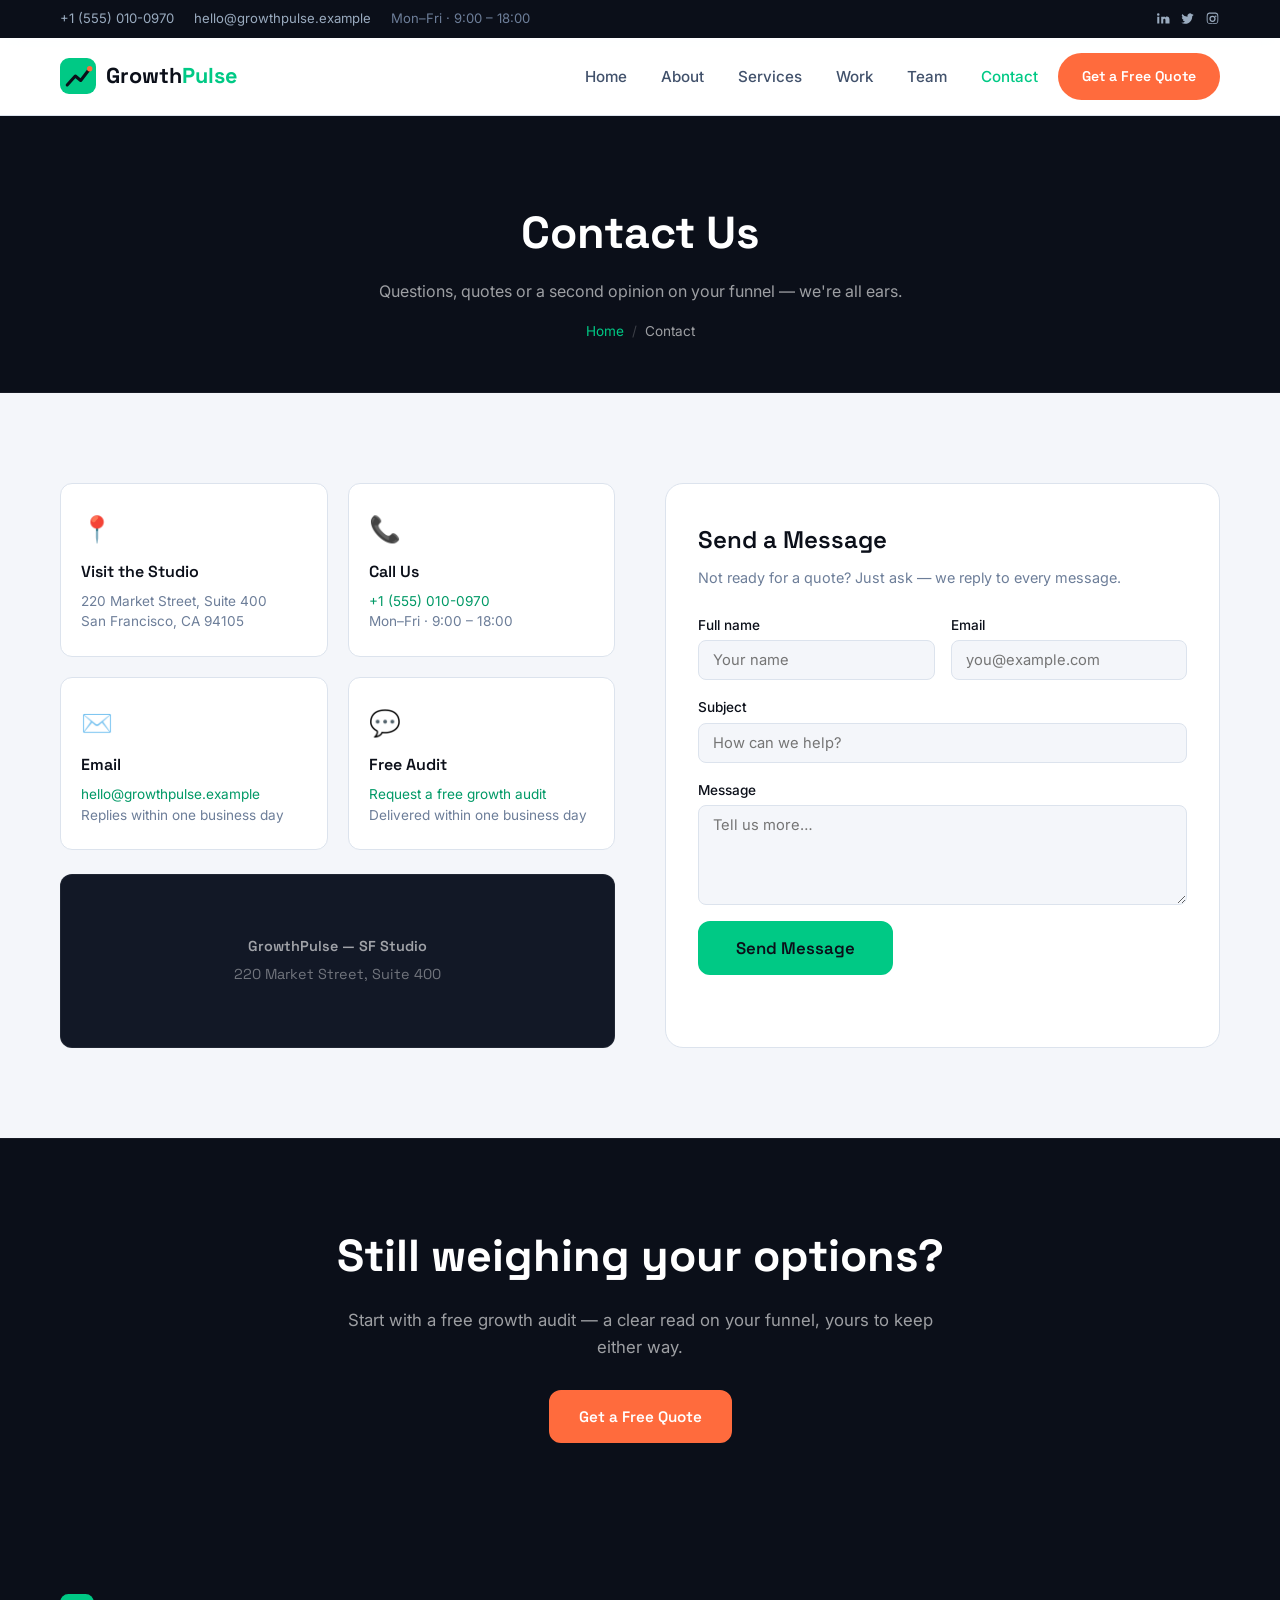
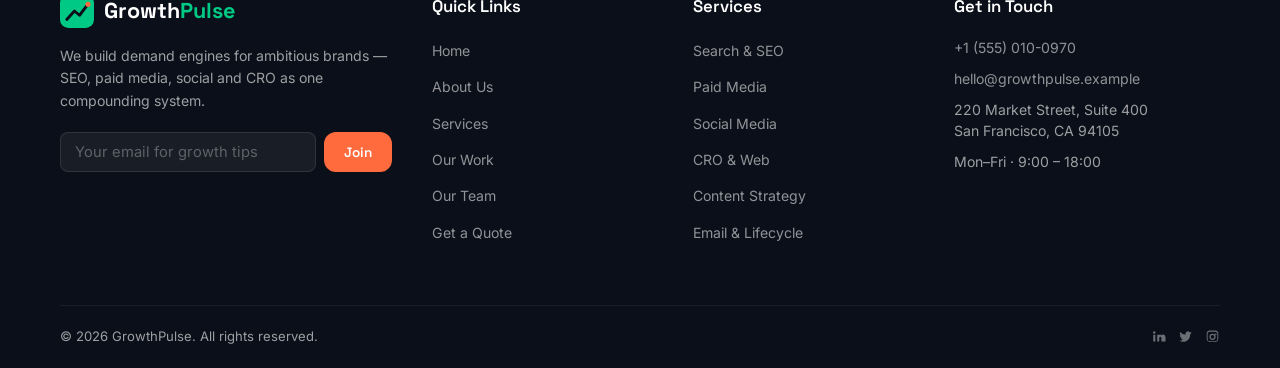
<file: contact.html>
<!doctype html>
<html lang="en">
<head>
  <meta charset="utf-8">
  <meta name="viewport" content="width=device-width, initial-scale=1.0">
  <title>GrowthPulse — Digital Marketing That Compounds</title>
  <meta name="description" content="GrowthPulse is a digital marketing agency that turns brands into engines — SEO, paid ads, social and CRO that compound into measurable growth.">
  <link rel="icon" href="data:image/svg+xml,%3Csvg xmlns='http://www.w3.org/2000/svg' viewBox='0 0 32 32'%3E%3Crect width='32' height='32' rx='8' fill='%2300c985'/%3E%3Cpath d='M6 24l7-8 5 4 8-11' stroke='%230b0f19' stroke-width='3.2' fill='none' stroke-linecap='round' stroke-linejoin='round'/%3E%3C/svg%3E">
  <link rel="preconnect" href="https://fonts.googleapis.com">
  <link rel="preconnect" href="https://fonts.gstatic.com" crossorigin>
  <link href="https://fonts.googleapis.com/css2?family=Space+Grotesk:wght@400;500;600;700&family=Inter:wght@400;500;600;700&display=swap" rel="stylesheet">
  <link rel="stylesheet" href="assets/css/style.css">
</head>
<body>
  <a class="skip-link" href="#main">Skip to main content</a>


  <div class="topbar">
    <div class="container topbar-inner">
      <div class="topbar-contacts">
        <a href="tel:+15550100970">+1 (555) 010-0970</a>
        <a href="mailto:hello@growthpulse.example">hello@growthpulse.example</a>
        <span class="topbar-hours">Mon–Fri · 9:00 – 18:00</span>
      </div>
      <div class="topbar-social">
        <a href="#" aria-label="LinkedIn"><svg viewBox="0 0 24 24" width="15" height="15" fill="currentColor"><path d="M6.9 20H3.6V9h3.3v11zM5.2 7.5a2 2 0 1 1 0-4 2 2 0 0 1 0 4zM20 20h-3.3v-5.4c0-1.3-.5-2.2-1.7-2.2-.9 0-1.4.6-1.7 1.2-.1.2-.1.6-.1.9V20h-3.3V9H16v1.5c.5-.8 1.4-1.8 3.2-1.8 2.3 0 4 1.5 4 4.8V20z"/></svg></a>
        <a href="#" aria-label="Twitter"><svg viewBox="0 0 24 24" width="15" height="15" fill="currentColor"><path d="M22 5.9c-.7.3-1.5.6-2.3.7.8-.5 1.5-1.3 1.8-2.3-.8.5-1.7.8-2.6 1a4 4 0 0 0-6.9 3.7A11.5 11.5 0 0 1 3.5 4.8a4 4 0 0 0 1.2 5.4c-.6 0-1.3-.2-1.8-.5v.1a4 4 0 0 0 3.2 3.9c-.6.2-1.2.2-1.8.1a4 4 0 0 0 3.7 2.8A8 8 0 0 1 2 18.6a11.4 11.4 0 0 0 6.1 1.8c7.4 0 11.4-6.1 11.4-11.4v-.5c.8-.6 1.5-1.3 2.5-2.6z"/></svg></a>
        <a href="#" aria-label="Instagram"><svg viewBox="0 0 24 24" width="15" height="15" fill="currentColor"><path d="M12 2.2c2.7 0 3 0 4 .1 1 0 1.6.2 2.2.4.6.2 1.1.5 1.6 1 .5.5.8 1 1 1.6.2.6.4 1.2.4 2.2.1 1 .1 1.3.1 4s0 3-.1 4c0 1-.2 1.6-.4 2.2a4.3 4.3 0 0 1-1 1.6c-.5.5-1 .8-1.6 1-.6.2-1.2.4-2.2.4-1 .1-1.3.1-4 .1s-3 0-4-.1c-1 0-1.6-.2-2.2-.4a4.3 4.3 0 0 1-1.6-1c-.5-.5-.8-1-1-1.6-.2-.6-.4-1.2-.4-2.2-.1-1-.1-1.3-.1-4s0-3 .1-4c0-1 .2-1.6.4-2.2.2-.6.5-1.1 1-1.6.5-.5 1-.8 1.6-1 .6-.2 1.2-.4 2.2-.4 1-.1 1.3-.1 4-.1zm0 2c-2.7 0-3 0-4 .1-.9 0-1.4.2-1.7.3-.4.2-.7.4-1 .7-.3.3-.5.6-.7 1-.1.3-.3.8-.3 1.7-.1 1-.1 1.3-.1 4s0 3 .1 4c0 .9.2 1.4.3 1.7.2.4.4.7.7 1 .3.3.6.5 1 .7.3.1.8.3 1.7.3 1 .1 1.3.1 4 .1s3 0 4-.1c.9 0 1.4-.2 1.7-.3.4-.2.7-.4 1-.7.3-.3.5-.6.7-1 .1-.3.3-.8.3-1.7.1-1 .1-1.3.1-4s0-3-.1-4c0-.9-.2-1.4-.3-1.7a2.3 2.3 0 0 0-.7-1 2.3 2.3 0 0 0-1-.7c-.3-.1-.8-.3-1.7-.3-1-.1-1.3-.1-4-.1zm0 3.3a5 5 0 1 1 0 10 5 5 0 0 1 0-10zm0 2a3 3 0 1 0 0 6 3 3 0 0 0 0-6zm5.2-2.4a1.2 1.2 0 1 1 0 2.4 1.2 1.2 0 0 1 0-2.4z"/></svg></a>
      </div>
    </div>
  </div>

  <header class="header">
    <div class="container header-inner">
      <a href="index.html" class="logo" aria-label="GrowthPulse home">
        <svg viewBox="0 0 40 40" width="36" height="36" aria-hidden="true"><rect width="40" height="40" rx="10" fill="#00c985"/><path d="M8 30l9-10 6 5 10-13" stroke="#0b0f19" stroke-width="3.4" fill="none" stroke-linecap="round" stroke-linejoin="round"/><circle cx="33" cy="12" r="3" fill="#ff6b3d"/></svg>
        <span class="logo-name">Growth<em>Pulse</em></span>
      </a>
      <button class="nav-toggle" aria-expanded="false" aria-controls="nav-links">
        <span></span><span></span><span></span>
      </button>
      <nav class="nav-links" id="nav-links" aria-label="Primary">
        <a class="nav-link" href="index.html">Home</a>
        <a class="nav-link" href="about.html">About</a>
        <a class="nav-link" href="service.html">Services</a>
        <a class="nav-link" href="project.html">Work</a>
        <a class="nav-link" href="team.html">Team</a>
        <a class="nav-link" href="contact.html">Contact</a>
        <a href="quote.html" class="btn btn-cta">Get a Free Quote</a>
      </nav>
    </div>
  </header>



  <main id="main">

    <section class="page-banner">
      <div class="container">
        <h1>Contact Us</h1>
        <p>Questions, quotes or a second opinion on your funnel — we're all ears.</p>
        <nav class="breadcrumb" aria-label="Breadcrumb"><a href="index.html">Home</a><span class="sep">/</span><span class="current">Contact</span></nav>
      </div>
    </section>

    <section class="section">
      <div class="container">
        <div class="contact-grid">
          <div>
            <div class="info-grid">
              <div class="info-card reveal">
                <span class="feature-icon">📍</span>
                <h3>Visit the Studio</h3>
                <p>220 Market Street, Suite 400<br>San Francisco, CA 94105</p>
              </div>
              <div class="info-card reveal">
                <span class="feature-icon">📞</span>
                <h3>Call Us</h3>
                <p><a href="tel:+15550100970">+1 (555) 010-0970</a><br>Mon–Fri · 9:00 – 18:00</p>
              </div>
              <div class="info-card reveal">
                <span class="feature-icon">✉️</span>
                <h3>Email</h3>
                <p><a href="mailto:hello@growthpulse.example">hello@growthpulse.example</a><br>Replies within one business day</p>
              </div>
              <div class="info-card reveal">
                <span class="feature-icon">💬</span>
                <h3>Free Audit</h3>
                <p><a href="quote.html">Request a free growth audit</a><br>Delivered within one business day</p>
              </div>
            </div>
            <div class="map-placeholder reveal">
              <strong>GrowthPulse — SF Studio</strong>
              220 Market Street, Suite 400
            </div>
          </div>
          <div class="form-card reveal">
            <h2>Send a Message</h2>
            <p>Not ready for a quote? Just ask — we reply to every message.</p>
            <form data-form novalidate>
              <div class="form-grid">
                <div class="form-group">
                  <label for="c-name">Full name</label>
                  <input class="form-control" id="c-name" type="text" placeholder="Your name" required>
                </div>
                <div class="form-group">
                  <label for="c-email">Email</label>
                  <input class="form-control" id="c-email" type="email" placeholder="you@example.com" required>
                </div>
                <div class="form-group span-2">
                  <label for="c-subject">Subject</label>
                  <input class="form-control" id="c-subject" type="text" placeholder="How can we help?" required>
                </div>
                <div class="form-group span-2">
                  <label for="c-message">Message</label>
                  <textarea class="form-control" id="c-message" placeholder="Tell us more…" required></textarea>
                </div>
                <div class="span-2">
                  <button type="submit" class="btn btn-primary btn-lg">Send Message</button>
                  <p class="form-ok" hidden>Message sent! We'll be in touch shortly. ✉️</p>
                  <p class="form-err" hidden>Please complete all required fields.</p>
                </div>
              </div>
            </form>
          </div>
        </div>
      </div>
    </section>


    <section class="cta-section">
      <div class="container cta-inner reveal">
        <h2>Still weighing your options?</h2>
        <p>Start with a free growth audit — a clear read on your funnel, yours to keep either way.</p>
        <a href="quote.html" class="btn btn-accent">Get a Free Quote</a>
      </div>
    </section>

  </main>
  <footer class="footer">
    <div class="container">
      <div class="footer-grid">
        <div class="footer-brand">
          <a href="index.html" class="logo logo-light" aria-label="GrowthPulse home">
            <svg viewBox="0 0 40 40" width="34" height="34" aria-hidden="true"><rect width="40" height="40" rx="10" fill="#00c985"/><path d="M8 30l9-10 6 5 10-13" stroke="#0b0f19" stroke-width="3.4" fill="none" stroke-linecap="round" stroke-linejoin="round"/><circle cx="33" cy="12" r="3" fill="#ff6b3d"/></svg>
            <span class="logo-name">Growth<em>Pulse</em></span>
          </a>
          <p>We build demand engines for ambitious brands — SEO, paid media, social and CRO as one compounding system.</p>
          <form class="newsletter" data-form novalidate>
            <label class="sr-only" for="nl-email">Email address</label>
            <input class="form-control" id="nl-email" type="email" placeholder="Your email for growth tips" required>
            <button type="submit" class="btn btn-accent btn-sm">Join</button>
            <p class="form-ok" hidden>You're in — growth tips on the way. 🚀</p>
            <p class="form-err" hidden>Please enter a valid email.</p>
          </form>
        </div>
        <div class="footer-col">
          <h4>Quick Links</h4>
          <ul>
            <li><a href="index.html">Home</a></li>
            <li><a href="about.html">About Us</a></li>
            <li><a href="service.html">Services</a></li>
            <li><a href="project.html">Our Work</a></li>
            <li><a href="team.html">Our Team</a></li>
            <li><a href="quote.html">Get a Quote</a></li>
          </ul>
        </div>
        <div class="footer-col">
          <h4>Services</h4>
          <ul>
            <li><a href="service.html">Search &amp; SEO</a></li>
            <li><a href="service.html">Paid Media</a></li>
            <li><a href="service.html">Social Media</a></li>
            <li><a href="service.html">CRO &amp; Web</a></li>
            <li><a href="service.html">Content Strategy</a></li>
            <li><a href="service.html">Email &amp; Lifecycle</a></li>
          </ul>
        </div>
        <div class="footer-col footer-contact">
          <h4>Get in Touch</h4>
          <ul>
            <li><a href="tel:+15550100970">+1 (555) 010-0970</a></li>
            <li><a href="mailto:hello@growthpulse.example">hello@growthpulse.example</a></li>
            <li>220 Market Street, Suite 400<br>San Francisco, CA 94105</li>
            <li>Mon–Fri · 9:00 – 18:00</li>
          </ul>
        </div>
      </div>
      <div class="footer-bottom">
        <p>© <span data-year>2026</span> GrowthPulse. All rights reserved.</p>
        <div class="footer-social">
          <a href="#" aria-label="LinkedIn"><svg viewBox="0 0 24 24" width="15" height="15" fill="currentColor"><path d="M6.9 20H3.6V9h3.3v11zM5.2 7.5a2 2 0 1 1 0-4 2 2 0 0 1 0 4zM20 20h-3.3v-5.4c0-1.3-.5-2.2-1.7-2.2-.9 0-1.4.6-1.7 1.2-.1.2-.1.6-.1.9V20h-3.3V9H16v1.5c.5-.8 1.4-1.8 3.2-1.8 2.3 0 4 1.5 4 4.8V20z"/></svg></a>
          <a href="#" aria-label="Twitter"><svg viewBox="0 0 24 24" width="15" height="15" fill="currentColor"><path d="M22 5.9c-.7.3-1.5.6-2.3.7.8-.5 1.5-1.3 1.8-2.3-.8.5-1.7.8-2.6 1a4 4 0 0 0-6.9 3.7A11.5 11.5 0 0 1 3.5 4.8a4 4 0 0 0 1.2 5.4c-.6 0-1.3-.2-1.8-.5v.1a4 4 0 0 0 3.2 3.9c-.6.2-1.2.2-1.8.1a4 4 0 0 0 3.7 2.8A8 8 0 0 1 2 18.6a11.4 11.4 0 0 0 6.1 1.8c7.4 0 11.4-6.1 11.4-11.4v-.5c.8-.6 1.5-1.3 2.5-2.6z"/></svg></a>
          <a href="#" aria-label="Instagram"><svg viewBox="0 0 24 24" width="15" height="15" fill="currentColor"><path d="M12 2.2c2.7 0 3 0 4 .1 1 0 1.6.2 2.2.4.6.2 1.1.5 1.6 1 .5.5.8 1 1 1.6.2.6.4 1.2.4 2.2.1 1 .1 1.3.1 4s0 3-.1 4c0 1-.2 1.6-.4 2.2a4.3 4.3 0 0 1-1 1.6c-.5.5-1 .8-1.6 1-.6.2-1.2.4-2.2.4-1 .1-1.3.1-4 .1s-3 0-4-.1c-1 0-1.6-.2-2.2-.4a4.3 4.3 0 0 1-1.6-1c-.5-.5-.8-1-1-1.6-.2-.6-.4-1.2-.4-2.2-.1-1-.1-1.3-.1-4s0-3 .1-4c0-1 .2-1.6.4-2.2.2-.6.5-1.1 1-1.6.5-.5 1-.8 1.6-1 .6-.2 1.2-.4 2.2-.4 1-.1 1.3-.1 4-.1zm0 2c-2.7 0-3 0-4 .1-.9 0-1.4.2-1.7.3-.4.2-.7.4-1 .7-.3.3-.5.6-.7 1-.1.3-.3.8-.3 1.7-.1 1-.1 1.3-.1 4s0 3 .1 4c0 .9.2 1.4.3 1.7.2.4.4.7.7 1 .3.3.6.5 1 .7.3.1.8.3 1.7.3 1 .1 1.3.1 4 .1s3 0 4-.1c.9 0 1.4-.2 1.7-.3.4-.2.7-.4 1-.7.3-.3.5-.6.7-1 .1-.3.3-.8.3-1.7.1-1 .1-1.3.1-4s0-3-.1-4c0-.9-.2-1.4-.3-1.7a2.3 2.3 0 0 0-.7-1 2.3 2.3 0 0 0-1-.7c-.3-.1-.8-.3-1.7-.3-1-.1-1.3-.1-4-.1zm0 3.3a5 5 0 1 1 0 10 5 5 0 0 1 0-10zm0 2a3 3 0 1 0 0 6 3 3 0 0 0 0-6zm5.2-2.4a1.2 1.2 0 1 1 0 2.4 1.2 1.2 0 0 1 0-2.4z"/></svg></a>
        </div>
      </div>
    </div>
  </footer>

  <button class="back-to-top" aria-label="Back to top">↑</button>
  <script src="assets/js/main.js"></script>
</body>
</html>
</file>
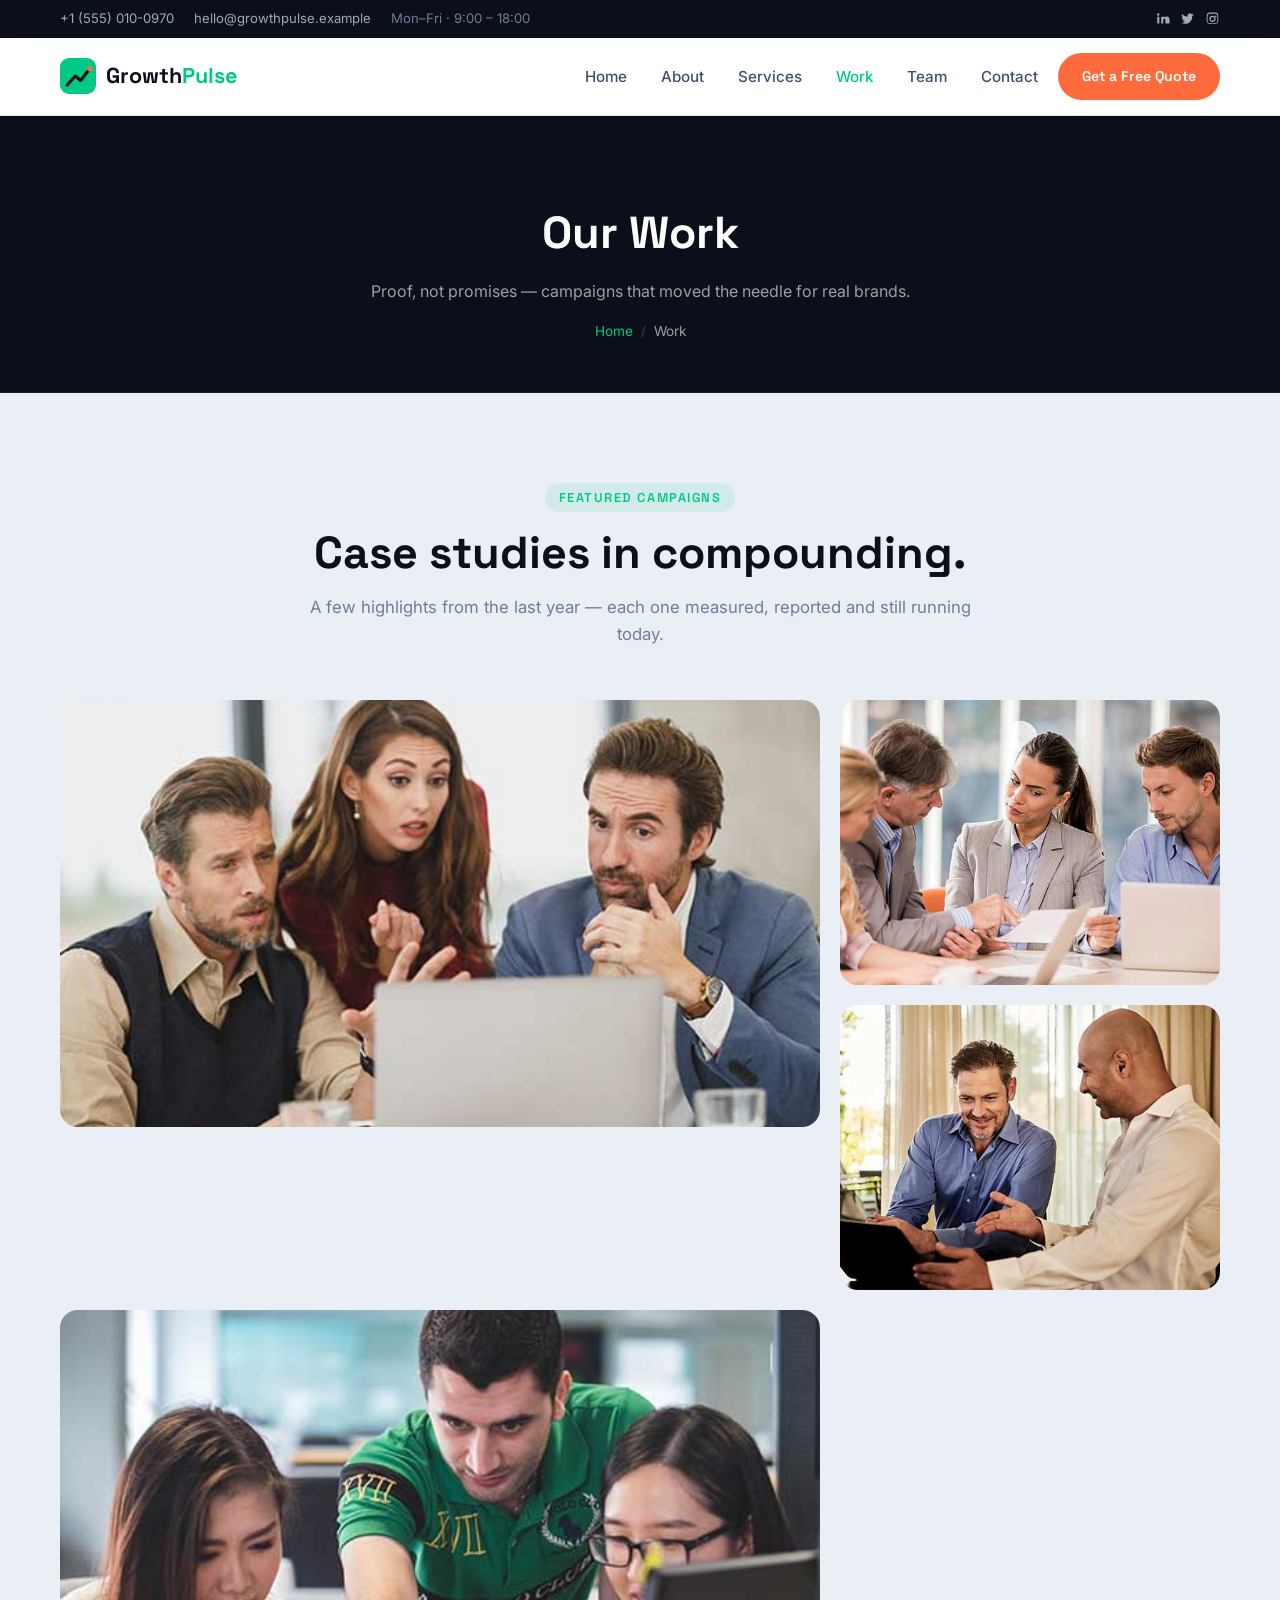
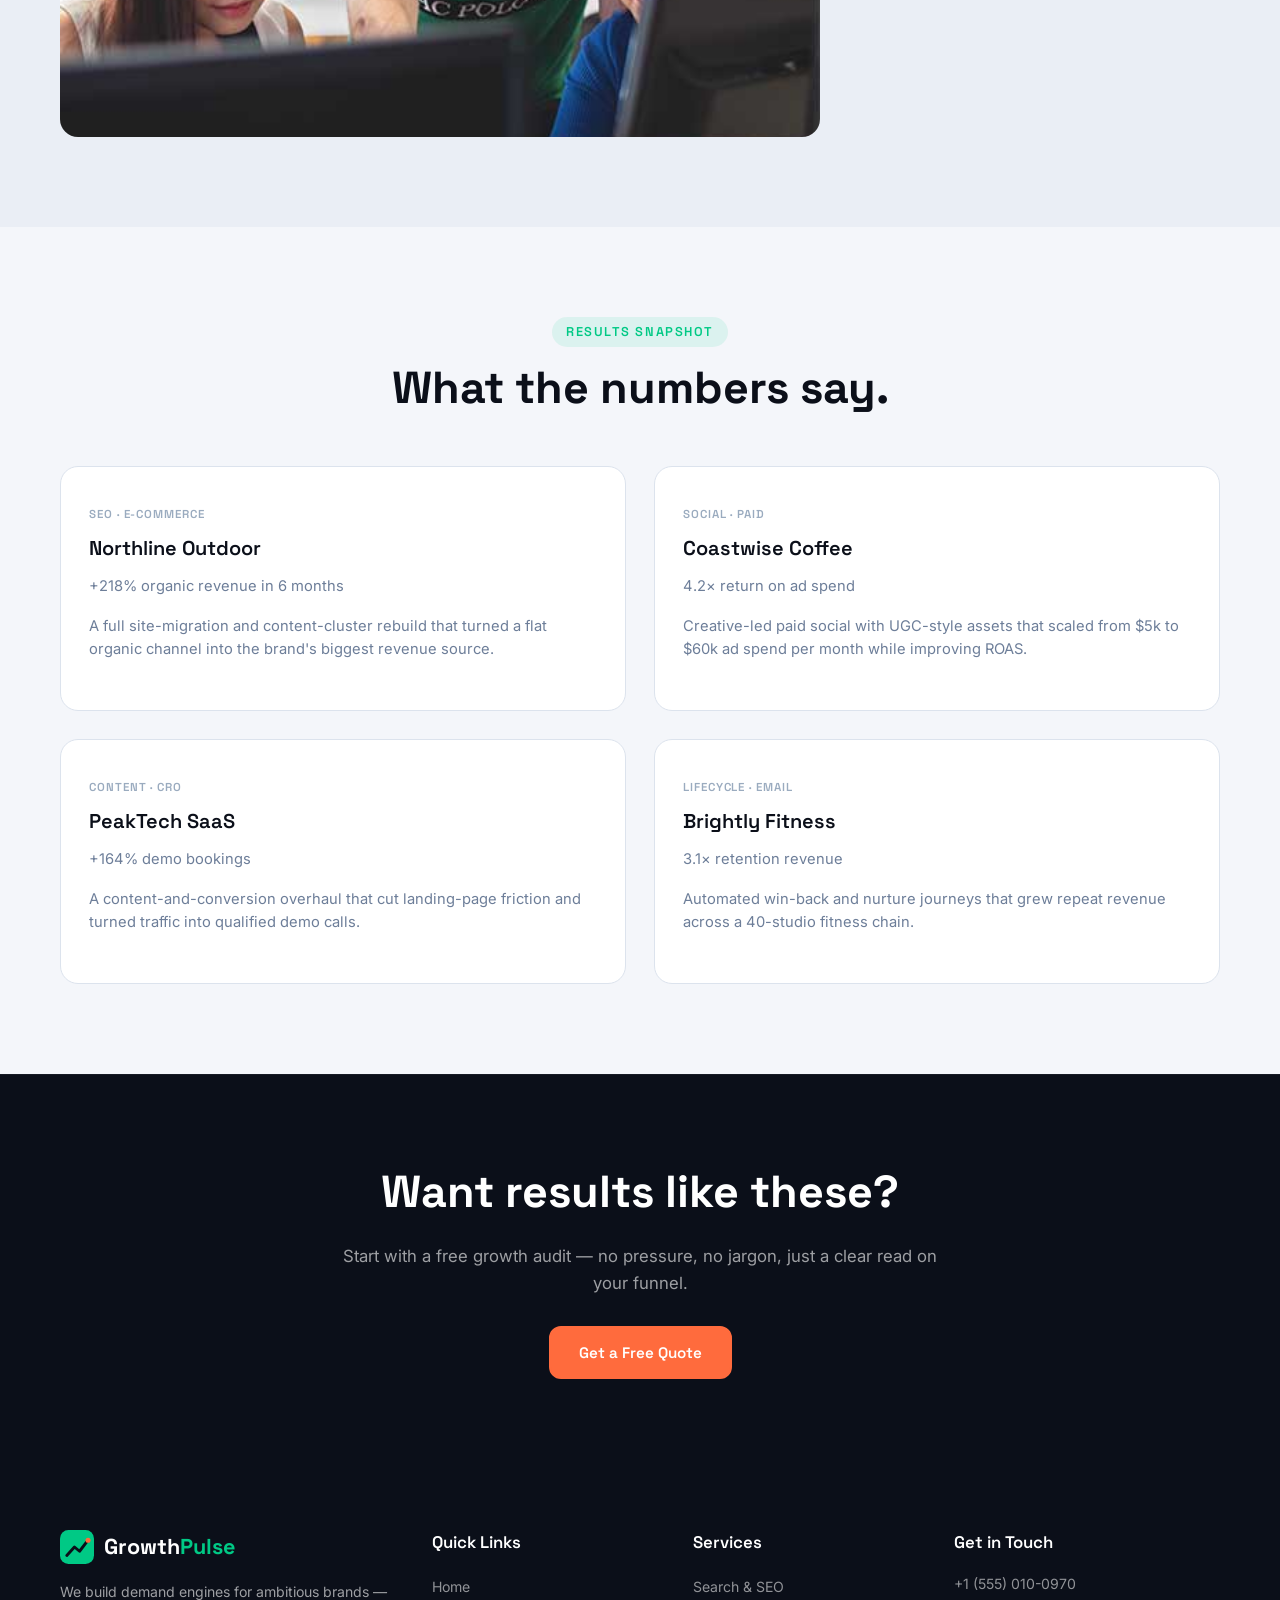
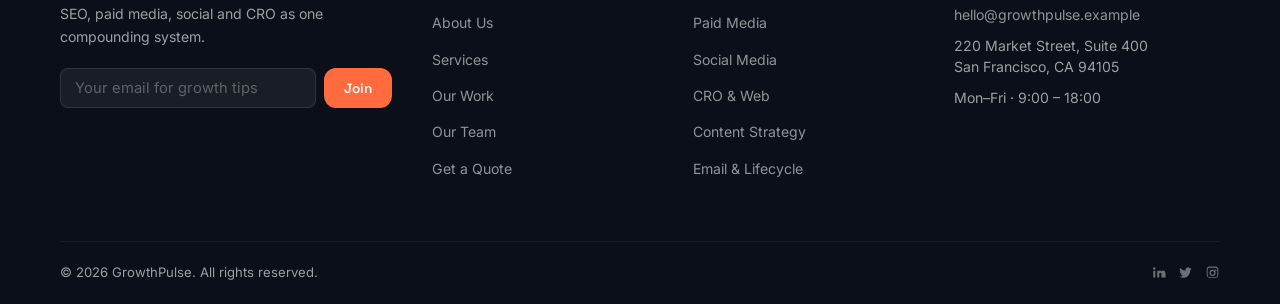
<file: project.html>
<!doctype html>
<html lang="en">
<head>
  <meta charset="utf-8">
  <meta name="viewport" content="width=device-width, initial-scale=1.0">
  <title>GrowthPulse — Digital Marketing That Compounds</title>
  <meta name="description" content="GrowthPulse is a digital marketing agency that turns brands into engines — SEO, paid ads, social and CRO that compound into measurable growth.">
  <link rel="icon" href="data:image/svg+xml,%3Csvg xmlns='http://www.w3.org/2000/svg' viewBox='0 0 32 32'%3E%3Crect width='32' height='32' rx='8' fill='%2300c985'/%3E%3Cpath d='M6 24l7-8 5 4 8-11' stroke='%230b0f19' stroke-width='3.2' fill='none' stroke-linecap='round' stroke-linejoin='round'/%3E%3C/svg%3E">
  <link rel="preconnect" href="https://fonts.googleapis.com">
  <link rel="preconnect" href="https://fonts.gstatic.com" crossorigin>
  <link href="https://fonts.googleapis.com/css2?family=Space+Grotesk:wght@400;500;600;700&family=Inter:wght@400;500;600;700&display=swap" rel="stylesheet">
  <link rel="stylesheet" href="assets/css/style.css">
</head>
<body>
  <a class="skip-link" href="#main">Skip to main content</a>


  <div class="topbar">
    <div class="container topbar-inner">
      <div class="topbar-contacts">
        <a href="tel:+15550100970">+1 (555) 010-0970</a>
        <a href="mailto:hello@growthpulse.example">hello@growthpulse.example</a>
        <span class="topbar-hours">Mon–Fri · 9:00 – 18:00</span>
      </div>
      <div class="topbar-social">
        <a href="#" aria-label="LinkedIn"><svg viewBox="0 0 24 24" width="15" height="15" fill="currentColor"><path d="M6.9 20H3.6V9h3.3v11zM5.2 7.5a2 2 0 1 1 0-4 2 2 0 0 1 0 4zM20 20h-3.3v-5.4c0-1.3-.5-2.2-1.7-2.2-.9 0-1.4.6-1.7 1.2-.1.2-.1.6-.1.9V20h-3.3V9H16v1.5c.5-.8 1.4-1.8 3.2-1.8 2.3 0 4 1.5 4 4.8V20z"/></svg></a>
        <a href="#" aria-label="Twitter"><svg viewBox="0 0 24 24" width="15" height="15" fill="currentColor"><path d="M22 5.9c-.7.3-1.5.6-2.3.7.8-.5 1.5-1.3 1.8-2.3-.8.5-1.7.8-2.6 1a4 4 0 0 0-6.9 3.7A11.5 11.5 0 0 1 3.5 4.8a4 4 0 0 0 1.2 5.4c-.6 0-1.3-.2-1.8-.5v.1a4 4 0 0 0 3.2 3.9c-.6.2-1.2.2-1.8.1a4 4 0 0 0 3.7 2.8A8 8 0 0 1 2 18.6a11.4 11.4 0 0 0 6.1 1.8c7.4 0 11.4-6.1 11.4-11.4v-.5c.8-.6 1.5-1.3 2.5-2.6z"/></svg></a>
        <a href="#" aria-label="Instagram"><svg viewBox="0 0 24 24" width="15" height="15" fill="currentColor"><path d="M12 2.2c2.7 0 3 0 4 .1 1 0 1.6.2 2.2.4.6.2 1.1.5 1.6 1 .5.5.8 1 1 1.6.2.6.4 1.2.4 2.2.1 1 .1 1.3.1 4s0 3-.1 4c0 1-.2 1.6-.4 2.2a4.3 4.3 0 0 1-1 1.6c-.5.5-1 .8-1.6 1-.6.2-1.2.4-2.2.4-1 .1-1.3.1-4 .1s-3 0-4-.1c-1 0-1.6-.2-2.2-.4a4.3 4.3 0 0 1-1.6-1c-.5-.5-.8-1-1-1.6-.2-.6-.4-1.2-.4-2.2-.1-1-.1-1.3-.1-4s0-3 .1-4c0-1 .2-1.6.4-2.2.2-.6.5-1.1 1-1.6.5-.5 1-.8 1.6-1 .6-.2 1.2-.4 2.2-.4 1-.1 1.3-.1 4-.1zm0 2c-2.7 0-3 0-4 .1-.9 0-1.4.2-1.7.3-.4.2-.7.4-1 .7-.3.3-.5.6-.7 1-.1.3-.3.8-.3 1.7-.1 1-.1 1.3-.1 4s0 3 .1 4c0 .9.2 1.4.3 1.7.2.4.4.7.7 1 .3.3.6.5 1 .7.3.1.8.3 1.7.3 1 .1 1.3.1 4 .1s3 0 4-.1c.9 0 1.4-.2 1.7-.3.4-.2.7-.4 1-.7.3-.3.5-.6.7-1 .1-.3.3-.8.3-1.7.1-1 .1-1.3.1-4s0-3-.1-4c0-.9-.2-1.4-.3-1.7a2.3 2.3 0 0 0-.7-1 2.3 2.3 0 0 0-1-.7c-.3-.1-.8-.3-1.7-.3-1-.1-1.3-.1-4-.1zm0 3.3a5 5 0 1 1 0 10 5 5 0 0 1 0-10zm0 2a3 3 0 1 0 0 6 3 3 0 0 0 0-6zm5.2-2.4a1.2 1.2 0 1 1 0 2.4 1.2 1.2 0 0 1 0-2.4z"/></svg></a>
      </div>
    </div>
  </div>

  <header class="header">
    <div class="container header-inner">
      <a href="index.html" class="logo" aria-label="GrowthPulse home">
        <svg viewBox="0 0 40 40" width="36" height="36" aria-hidden="true"><rect width="40" height="40" rx="10" fill="#00c985"/><path d="M8 30l9-10 6 5 10-13" stroke="#0b0f19" stroke-width="3.4" fill="none" stroke-linecap="round" stroke-linejoin="round"/><circle cx="33" cy="12" r="3" fill="#ff6b3d"/></svg>
        <span class="logo-name">Growth<em>Pulse</em></span>
      </a>
      <button class="nav-toggle" aria-expanded="false" aria-controls="nav-links">
        <span></span><span></span><span></span>
      </button>
      <nav class="nav-links" id="nav-links" aria-label="Primary">
        <a class="nav-link" href="index.html">Home</a>
        <a class="nav-link" href="about.html">About</a>
        <a class="nav-link" href="service.html">Services</a>
        <a class="nav-link" href="project.html">Work</a>
        <a class="nav-link" href="team.html">Team</a>
        <a class="nav-link" href="contact.html">Contact</a>
        <a href="quote.html" class="btn btn-cta">Get a Free Quote</a>
      </nav>
    </div>
  </header>



  <main id="main">

    <section class="page-banner">
      <div class="container">
        <h1>Our Work</h1>
        <p>Proof, not promises — campaigns that moved the needle for real brands.</p>
        <nav class="breadcrumb" aria-label="Breadcrumb"><a href="index.html">Home</a><span class="sep">/</span><span class="current">Work</span></nav>
      </div>
    </section>

    <section class="section section-alt">
      <div class="container">
        <div class="section-head reveal">
          <p class="eyebrow">Featured campaigns</p>
          <h2 class="section-title">Case studies in compounding.</h2>
          <p class="section-sub">A few highlights from the last year — each one measured, reported and still running today.</p>
        </div>
        <div class="bento">
          <a class="bento-tile tile-lg reveal" href="#">
            <img src="assets/img/project-1.jpg" alt="Northline Outdoor campaign visual" loading="lazy">
            <span class="bento-overlay"><span class="bento-tag">SEO · E-commerce</span><strong>Northline Outdoor</strong><em>+218% organic revenue in 6 months</em></span>
          </a>
          <a class="bento-tile reveal" href="#">
            <img src="assets/img/project-2.jpg" alt="Coastwise Coffee campaign visual" loading="lazy">
            <span class="bento-overlay"><span class="bento-tag">Social · Paid</span><strong>Coastwise Coffee</strong><em>4.2× return on ad spend</em></span>
          </a>
          <a class="bento-tile reveal" href="#">
            <img src="assets/img/project-3.jpg" alt="PeakTech SaaS campaign visual" loading="lazy">
            <span class="bento-overlay"><span class="bento-tag">Content · CRO</span><strong>PeakTech SaaS</strong><em>+164% demo bookings</em></span>
          </a>
          <a class="bento-tile tile-lg reveal" href="#">
            <img src="assets/img/project-4.jpg" alt="Brightly Fitness campaign visual" loading="lazy">
            <span class="bento-overlay"><span class="bento-tag">Lifecycle · Email</span><strong>Brightly Fitness</strong><em>3.1× retention revenue</em></span>
          </a>
        </div>
      </div>
    </section>

    <section class="section">
      <div class="container">
        <div class="section-head reveal">
          <p class="eyebrow">Results snapshot</p>
          <h2 class="section-title">What the numbers say.</h2>
        </div>
        <div class="grid grid-2">

          <article class="service-card reveal">
            <span class="service-tag">SEO · E-commerce</span>
            <h3>Northline Outdoor</h3>
            <p>+218% organic revenue in 6 months</p>
            <p>A full site-migration and content-cluster rebuild that turned a flat organic channel into the brand's biggest revenue source.</p>
          </article>

          <article class="service-card reveal">
            <span class="service-tag">Social · Paid</span>
            <h3>Coastwise Coffee</h3>
            <p>4.2× return on ad spend</p>
            <p>Creative-led paid social with UGC-style assets that scaled from $5k to $60k ad spend per month while improving ROAS.</p>
          </article>

          <article class="service-card reveal">
            <span class="service-tag">Content · CRO</span>
            <h3>PeakTech SaaS</h3>
            <p>+164% demo bookings</p>
            <p>A content-and-conversion overhaul that cut landing-page friction and turned traffic into qualified demo calls.</p>
          </article>

          <article class="service-card reveal">
            <span class="service-tag">Lifecycle · Email</span>
            <h3>Brightly Fitness</h3>
            <p>3.1× retention revenue</p>
            <p>Automated win-back and nurture journeys that grew repeat revenue across a 40-studio fitness chain.</p>
          </article>
        </div>
      </div>
    </section>

    <section class="cta-section">
      <div class="container cta-inner reveal">
        <h2>Want results like these?</h2>
        <p>Start with a free growth audit — no pressure, no jargon, just a clear read on your funnel.</p>
        <a href="quote.html" class="btn btn-accent">Get a Free Quote</a>
      </div>
    </section>
  </main>
  <footer class="footer">
    <div class="container">
      <div class="footer-grid">
        <div class="footer-brand">
          <a href="index.html" class="logo logo-light" aria-label="GrowthPulse home">
            <svg viewBox="0 0 40 40" width="34" height="34" aria-hidden="true"><rect width="40" height="40" rx="10" fill="#00c985"/><path d="M8 30l9-10 6 5 10-13" stroke="#0b0f19" stroke-width="3.4" fill="none" stroke-linecap="round" stroke-linejoin="round"/><circle cx="33" cy="12" r="3" fill="#ff6b3d"/></svg>
            <span class="logo-name">Growth<em>Pulse</em></span>
          </a>
          <p>We build demand engines for ambitious brands — SEO, paid media, social and CRO as one compounding system.</p>
          <form class="newsletter" data-form novalidate>
            <label class="sr-only" for="nl-email">Email address</label>
            <input class="form-control" id="nl-email" type="email" placeholder="Your email for growth tips" required>
            <button type="submit" class="btn btn-accent btn-sm">Join</button>
            <p class="form-ok" hidden>You're in — growth tips on the way. 🚀</p>
            <p class="form-err" hidden>Please enter a valid email.</p>
          </form>
        </div>
        <div class="footer-col">
          <h4>Quick Links</h4>
          <ul>
            <li><a href="index.html">Home</a></li>
            <li><a href="about.html">About Us</a></li>
            <li><a href="service.html">Services</a></li>
            <li><a href="project.html">Our Work</a></li>
            <li><a href="team.html">Our Team</a></li>
            <li><a href="quote.html">Get a Quote</a></li>
          </ul>
        </div>
        <div class="footer-col">
          <h4>Services</h4>
          <ul>
            <li><a href="service.html">Search &amp; SEO</a></li>
            <li><a href="service.html">Paid Media</a></li>
            <li><a href="service.html">Social Media</a></li>
            <li><a href="service.html">CRO &amp; Web</a></li>
            <li><a href="service.html">Content Strategy</a></li>
            <li><a href="service.html">Email &amp; Lifecycle</a></li>
          </ul>
        </div>
        <div class="footer-col footer-contact">
          <h4>Get in Touch</h4>
          <ul>
            <li><a href="tel:+15550100970">+1 (555) 010-0970</a></li>
            <li><a href="mailto:hello@growthpulse.example">hello@growthpulse.example</a></li>
            <li>220 Market Street, Suite 400<br>San Francisco, CA 94105</li>
            <li>Mon–Fri · 9:00 – 18:00</li>
          </ul>
        </div>
      </div>
      <div class="footer-bottom">
        <p>© <span data-year>2026</span> GrowthPulse. All rights reserved.</p>
        <div class="footer-social">
          <a href="#" aria-label="LinkedIn"><svg viewBox="0 0 24 24" width="15" height="15" fill="currentColor"><path d="M6.9 20H3.6V9h3.3v11zM5.2 7.5a2 2 0 1 1 0-4 2 2 0 0 1 0 4zM20 20h-3.3v-5.4c0-1.3-.5-2.2-1.7-2.2-.9 0-1.4.6-1.7 1.2-.1.2-.1.6-.1.9V20h-3.3V9H16v1.5c.5-.8 1.4-1.8 3.2-1.8 2.3 0 4 1.5 4 4.8V20z"/></svg></a>
          <a href="#" aria-label="Twitter"><svg viewBox="0 0 24 24" width="15" height="15" fill="currentColor"><path d="M22 5.9c-.7.3-1.5.6-2.3.7.8-.5 1.5-1.3 1.8-2.3-.8.5-1.7.8-2.6 1a4 4 0 0 0-6.9 3.7A11.5 11.5 0 0 1 3.5 4.8a4 4 0 0 0 1.2 5.4c-.6 0-1.3-.2-1.8-.5v.1a4 4 0 0 0 3.2 3.9c-.6.2-1.2.2-1.8.1a4 4 0 0 0 3.7 2.8A8 8 0 0 1 2 18.6a11.4 11.4 0 0 0 6.1 1.8c7.4 0 11.4-6.1 11.4-11.4v-.5c.8-.6 1.5-1.3 2.5-2.6z"/></svg></a>
          <a href="#" aria-label="Instagram"><svg viewBox="0 0 24 24" width="15" height="15" fill="currentColor"><path d="M12 2.2c2.7 0 3 0 4 .1 1 0 1.6.2 2.2.4.6.2 1.1.5 1.6 1 .5.5.8 1 1 1.6.2.6.4 1.2.4 2.2.1 1 .1 1.3.1 4s0 3-.1 4c0 1-.2 1.6-.4 2.2a4.3 4.3 0 0 1-1 1.6c-.5.5-1 .8-1.6 1-.6.2-1.2.4-2.2.4-1 .1-1.3.1-4 .1s-3 0-4-.1c-1 0-1.6-.2-2.2-.4a4.3 4.3 0 0 1-1.6-1c-.5-.5-.8-1-1-1.6-.2-.6-.4-1.2-.4-2.2-.1-1-.1-1.3-.1-4s0-3 .1-4c0-1 .2-1.6.4-2.2.2-.6.5-1.1 1-1.6.5-.5 1-.8 1.6-1 .6-.2 1.2-.4 2.2-.4 1-.1 1.3-.1 4-.1zm0 2c-2.7 0-3 0-4 .1-.9 0-1.4.2-1.7.3-.4.2-.7.4-1 .7-.3.3-.5.6-.7 1-.1.3-.3.8-.3 1.7-.1 1-.1 1.3-.1 4s0 3 .1 4c0 .9.2 1.4.3 1.7.2.4.4.7.7 1 .3.3.6.5 1 .7.3.1.8.3 1.7.3 1 .1 1.3.1 4 .1s3 0 4-.1c.9 0 1.4-.2 1.7-.3.4-.2.7-.4 1-.7.3-.3.5-.6.7-1 .1-.3.3-.8.3-1.7.1-1 .1-1.3.1-4s0-3-.1-4c0-.9-.2-1.4-.3-1.7a2.3 2.3 0 0 0-.7-1 2.3 2.3 0 0 0-1-.7c-.3-.1-.8-.3-1.7-.3-1-.1-1.3-.1-4-.1zm0 3.3a5 5 0 1 1 0 10 5 5 0 0 1 0-10zm0 2a3 3 0 1 0 0 6 3 3 0 0 0 0-6zm5.2-2.4a1.2 1.2 0 1 1 0 2.4 1.2 1.2 0 0 1 0-2.4z"/></svg></a>
        </div>
      </div>
    </div>
  </footer>

  <button class="back-to-top" aria-label="Back to top">↑</button>
  <script src="assets/js/main.js"></script>
</body>
</html>
</file>
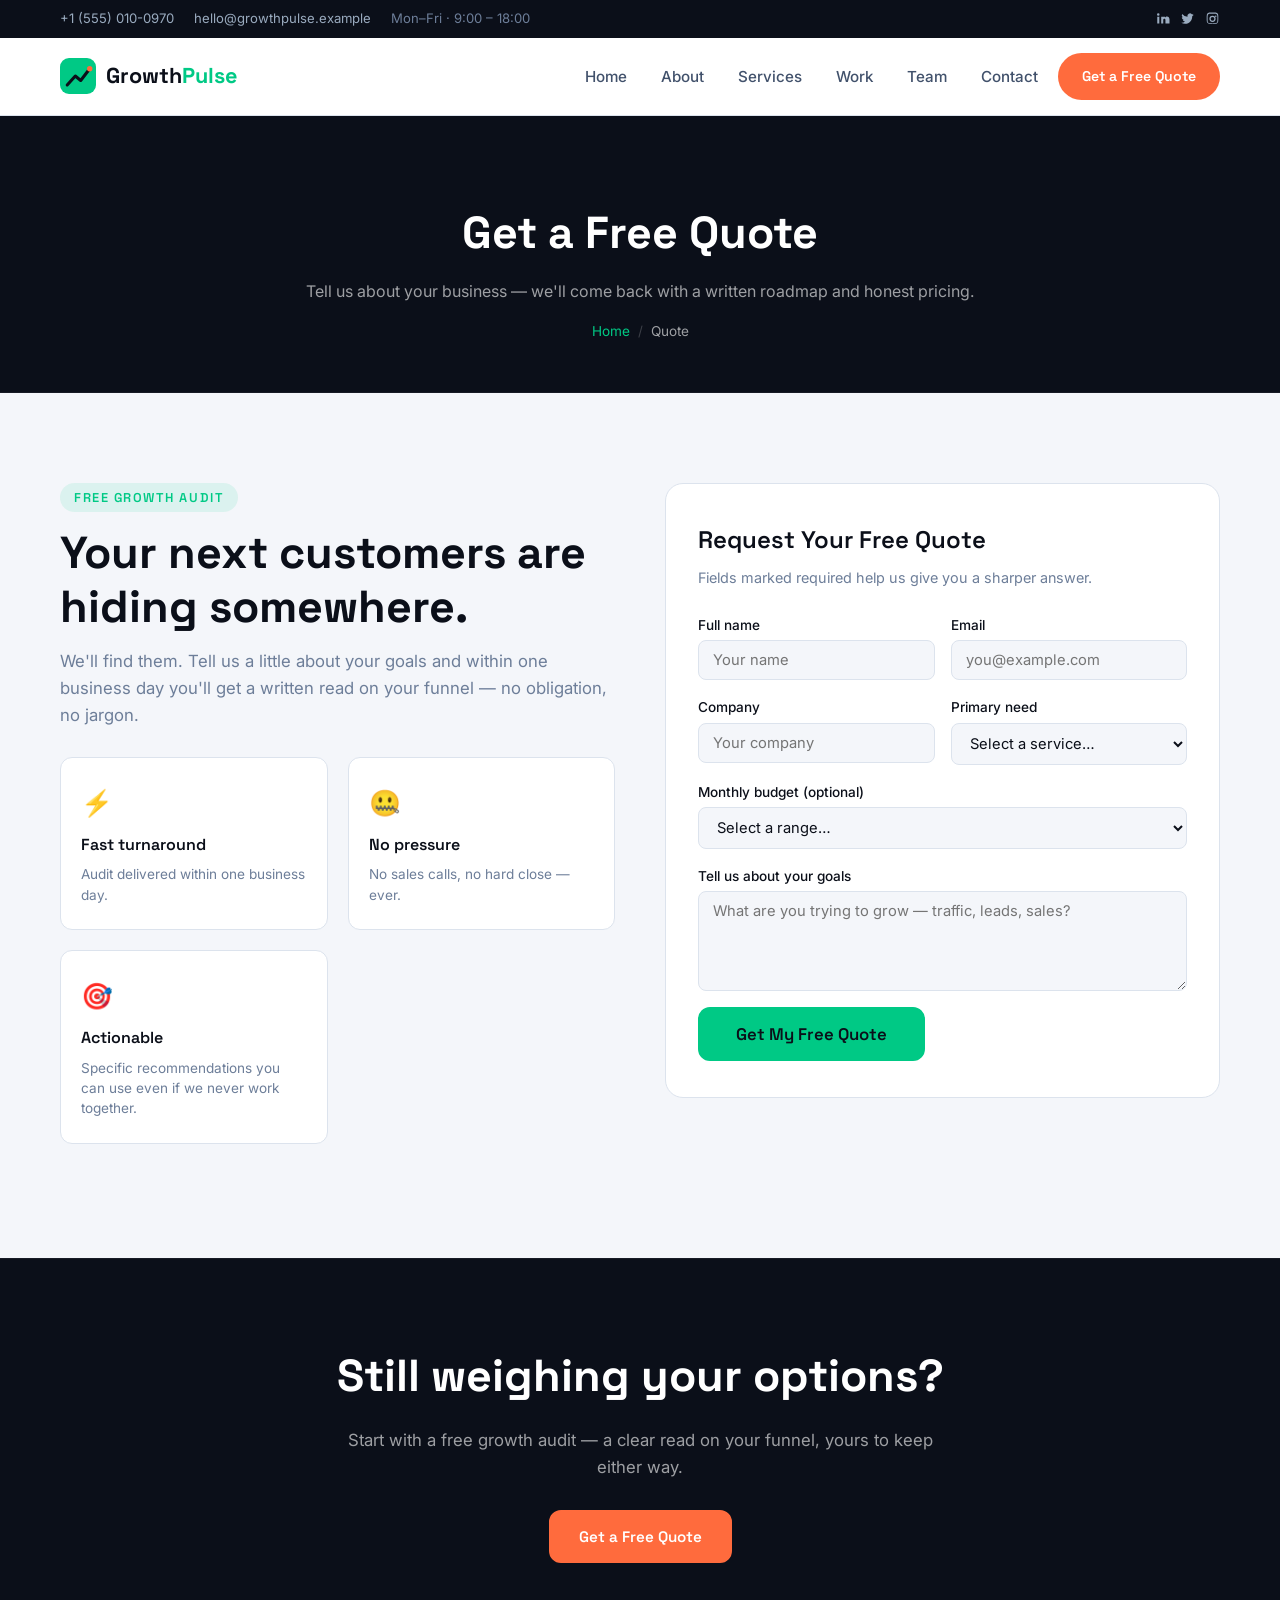
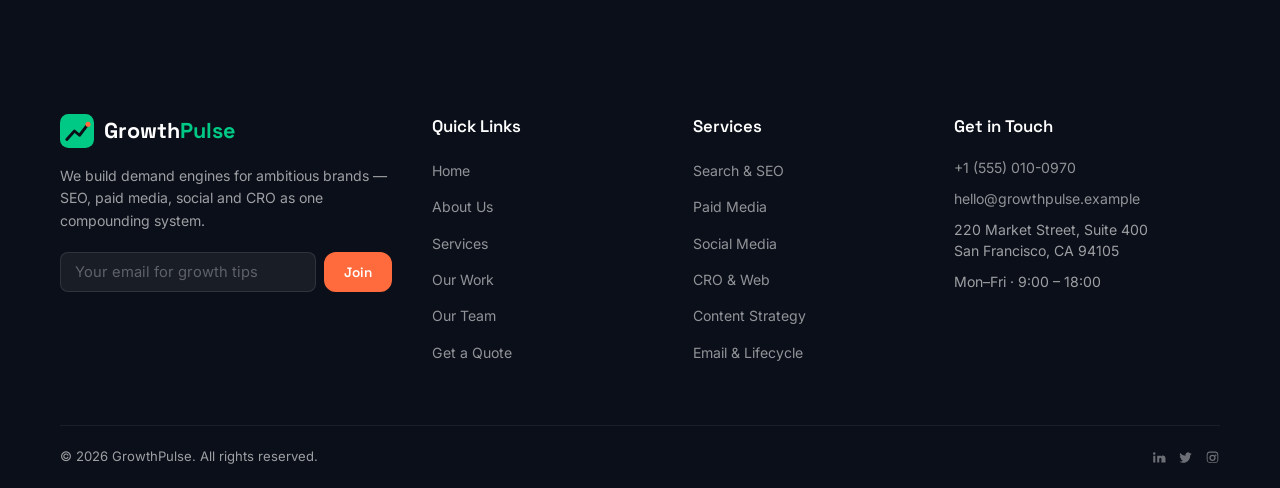
<file: quote.html>
<!doctype html>
<html lang="en">
<head>
  <meta charset="utf-8">
  <meta name="viewport" content="width=device-width, initial-scale=1.0">
  <title>GrowthPulse — Digital Marketing That Compounds</title>
  <meta name="description" content="GrowthPulse is a digital marketing agency that turns brands into engines — SEO, paid ads, social and CRO that compound into measurable growth.">
  <link rel="icon" href="data:image/svg+xml,%3Csvg xmlns='http://www.w3.org/2000/svg' viewBox='0 0 32 32'%3E%3Crect width='32' height='32' rx='8' fill='%2300c985'/%3E%3Cpath d='M6 24l7-8 5 4 8-11' stroke='%230b0f19' stroke-width='3.2' fill='none' stroke-linecap='round' stroke-linejoin='round'/%3E%3C/svg%3E">
  <link rel="preconnect" href="https://fonts.googleapis.com">
  <link rel="preconnect" href="https://fonts.gstatic.com" crossorigin>
  <link href="https://fonts.googleapis.com/css2?family=Space+Grotesk:wght@400;500;600;700&family=Inter:wght@400;500;600;700&display=swap" rel="stylesheet">
  <link rel="stylesheet" href="assets/css/style.css">
</head>
<body>
  <a class="skip-link" href="#main">Skip to main content</a>


  <div class="topbar">
    <div class="container topbar-inner">
      <div class="topbar-contacts">
        <a href="tel:+15550100970">+1 (555) 010-0970</a>
        <a href="mailto:hello@growthpulse.example">hello@growthpulse.example</a>
        <span class="topbar-hours">Mon–Fri · 9:00 – 18:00</span>
      </div>
      <div class="topbar-social">
        <a href="#" aria-label="LinkedIn"><svg viewBox="0 0 24 24" width="15" height="15" fill="currentColor"><path d="M6.9 20H3.6V9h3.3v11zM5.2 7.5a2 2 0 1 1 0-4 2 2 0 0 1 0 4zM20 20h-3.3v-5.4c0-1.3-.5-2.2-1.7-2.2-.9 0-1.4.6-1.7 1.2-.1.2-.1.6-.1.9V20h-3.3V9H16v1.5c.5-.8 1.4-1.8 3.2-1.8 2.3 0 4 1.5 4 4.8V20z"/></svg></a>
        <a href="#" aria-label="Twitter"><svg viewBox="0 0 24 24" width="15" height="15" fill="currentColor"><path d="M22 5.9c-.7.3-1.5.6-2.3.7.8-.5 1.5-1.3 1.8-2.3-.8.5-1.7.8-2.6 1a4 4 0 0 0-6.9 3.7A11.5 11.5 0 0 1 3.5 4.8a4 4 0 0 0 1.2 5.4c-.6 0-1.3-.2-1.8-.5v.1a4 4 0 0 0 3.2 3.9c-.6.2-1.2.2-1.8.1a4 4 0 0 0 3.7 2.8A8 8 0 0 1 2 18.6a11.4 11.4 0 0 0 6.1 1.8c7.4 0 11.4-6.1 11.4-11.4v-.5c.8-.6 1.5-1.3 2.5-2.6z"/></svg></a>
        <a href="#" aria-label="Instagram"><svg viewBox="0 0 24 24" width="15" height="15" fill="currentColor"><path d="M12 2.2c2.7 0 3 0 4 .1 1 0 1.6.2 2.2.4.6.2 1.1.5 1.6 1 .5.5.8 1 1 1.6.2.6.4 1.2.4 2.2.1 1 .1 1.3.1 4s0 3-.1 4c0 1-.2 1.6-.4 2.2a4.3 4.3 0 0 1-1 1.6c-.5.5-1 .8-1.6 1-.6.2-1.2.4-2.2.4-1 .1-1.3.1-4 .1s-3 0-4-.1c-1 0-1.6-.2-2.2-.4a4.3 4.3 0 0 1-1.6-1c-.5-.5-.8-1-1-1.6-.2-.6-.4-1.2-.4-2.2-.1-1-.1-1.3-.1-4s0-3 .1-4c0-1 .2-1.6.4-2.2.2-.6.5-1.1 1-1.6.5-.5 1-.8 1.6-1 .6-.2 1.2-.4 2.2-.4 1-.1 1.3-.1 4-.1zm0 2c-2.7 0-3 0-4 .1-.9 0-1.4.2-1.7.3-.4.2-.7.4-1 .7-.3.3-.5.6-.7 1-.1.3-.3.8-.3 1.7-.1 1-.1 1.3-.1 4s0 3 .1 4c0 .9.2 1.4.3 1.7.2.4.4.7.7 1 .3.3.6.5 1 .7.3.1.8.3 1.7.3 1 .1 1.3.1 4 .1s3 0 4-.1c.9 0 1.4-.2 1.7-.3.4-.2.7-.4 1-.7.3-.3.5-.6.7-1 .1-.3.3-.8.3-1.7.1-1 .1-1.3.1-4s0-3-.1-4c0-.9-.2-1.4-.3-1.7a2.3 2.3 0 0 0-.7-1 2.3 2.3 0 0 0-1-.7c-.3-.1-.8-.3-1.7-.3-1-.1-1.3-.1-4-.1zm0 3.3a5 5 0 1 1 0 10 5 5 0 0 1 0-10zm0 2a3 3 0 1 0 0 6 3 3 0 0 0 0-6zm5.2-2.4a1.2 1.2 0 1 1 0 2.4 1.2 1.2 0 0 1 0-2.4z"/></svg></a>
      </div>
    </div>
  </div>

  <header class="header">
    <div class="container header-inner">
      <a href="index.html" class="logo" aria-label="GrowthPulse home">
        <svg viewBox="0 0 40 40" width="36" height="36" aria-hidden="true"><rect width="40" height="40" rx="10" fill="#00c985"/><path d="M8 30l9-10 6 5 10-13" stroke="#0b0f19" stroke-width="3.4" fill="none" stroke-linecap="round" stroke-linejoin="round"/><circle cx="33" cy="12" r="3" fill="#ff6b3d"/></svg>
        <span class="logo-name">Growth<em>Pulse</em></span>
      </a>
      <button class="nav-toggle" aria-expanded="false" aria-controls="nav-links">
        <span></span><span></span><span></span>
      </button>
      <nav class="nav-links" id="nav-links" aria-label="Primary">
        <a class="nav-link" href="index.html">Home</a>
        <a class="nav-link" href="about.html">About</a>
        <a class="nav-link" href="service.html">Services</a>
        <a class="nav-link" href="project.html">Work</a>
        <a class="nav-link" href="team.html">Team</a>
        <a class="nav-link" href="contact.html">Contact</a>
        <a href="quote.html" class="btn btn-cta">Get a Free Quote</a>
      </nav>
    </div>
  </header>



  <main id="main">

    <section class="page-banner">
      <div class="container">
        <h1>Get a Free Quote</h1>
        <p>Tell us about your business — we'll come back with a written roadmap and honest pricing.</p>
        <nav class="breadcrumb" aria-label="Breadcrumb"><a href="index.html">Home</a><span class="sep">/</span><span class="current">Quote</span></nav>
      </div>
    </section>

    <section class="section">
      <div class="container">
        <div class="quote-grid">
          <div>
            <div class="section-head reveal" style="text-align:left;margin:0 0 28px;">
              <p class="eyebrow">Free growth audit</p>
              <h2 class="section-title">Your next customers are hiding somewhere.</h2>
              <p class="section-sub">We'll find them. Tell us a little about your goals and within one business day you'll get a written read on your funnel — no obligation, no jargon.</p>
            </div>
            <div class="info-grid">
              <div class="info-card reveal">
                <span class="feature-icon">⚡</span>
                <h3>Fast turnaround</h3>
                <p>Audit delivered within one business day.</p>
              </div>
              <div class="info-card reveal">
                <span class="feature-icon">🤐</span>
                <h3>No pressure</h3>
                <p>No sales calls, no hard close — ever.</p>
              </div>
              <div class="info-card reveal">
                <span class="feature-icon">🎯</span>
                <h3>Actionable</h3>
                <p>Specific recommendations you can use even if we never work together.</p>
              </div>
            </div>
          </div>
          <div class="form-card reveal">
            <h2>Request Your Free Quote</h2>
            <p>Fields marked required help us give you a sharper answer.</p>
            <form data-form novalidate>
              <div class="form-grid">
                <div class="form-group">
                  <label for="q-name">Full name</label>
                  <input class="form-control" id="q-name" type="text" placeholder="Your name" required>
                </div>
                <div class="form-group">
                  <label for="q-email">Email</label>
                  <input class="form-control" id="q-email" type="email" placeholder="you@example.com" required>
                </div>
                <div class="form-group">
                  <label for="q-company">Company</label>
                  <input class="form-control" id="q-company" type="text" placeholder="Your company">
                </div>
                <div class="form-group">
                  <label for="q-service">Primary need</label>
                  <select class="form-control" id="q-service" required>
                    <option value="">Select a service…</option>
                    <option>Search &amp; SEO</option>
                    <option>Paid Media</option>
                    <option>Social Media</option>
                    <option>CRO &amp; Web</option>
                    <option>Content Strategy</option>
                    <option>Email &amp; Lifecycle</option>
                  </select>
                </div>
                <div class="form-group span-2">
                  <label for="q-budget">Monthly budget (optional)</label>
                  <select class="form-control" id="q-budget">
                    <option value="">Select a range…</option>
                    <option>Under $2k / month</option>
                    <option>$2k – $5k / month</option>
                    <option>$5k – $10k / month</option>
                    <option>$10k+ / month</option>
                  </select>
                </div>
                <div class="form-group span-2">
                  <label for="q-message">Tell us about your goals</label>
                  <textarea class="form-control" id="q-message" placeholder="What are you trying to grow — traffic, leads, sales?" required></textarea>
                </div>
                <div class="span-2">
                  <button type="submit" class="btn btn-primary btn-lg">Get My Free Quote</button>
                  <p class="form-ok" hidden>Thanks! Your free audit is on its way — check your inbox within one business day. 🚀</p>
                  <p class="form-err" hidden>Please complete all required fields.</p>
                </div>
              </div>
            </form>
          </div>
        </div>
      </div>
    </section>


    <section class="cta-section">
      <div class="container cta-inner reveal">
        <h2>Still weighing your options?</h2>
        <p>Start with a free growth audit — a clear read on your funnel, yours to keep either way.</p>
        <a href="quote.html" class="btn btn-accent">Get a Free Quote</a>
      </div>
    </section>

  </main>
  <footer class="footer">
    <div class="container">
      <div class="footer-grid">
        <div class="footer-brand">
          <a href="index.html" class="logo logo-light" aria-label="GrowthPulse home">
            <svg viewBox="0 0 40 40" width="34" height="34" aria-hidden="true"><rect width="40" height="40" rx="10" fill="#00c985"/><path d="M8 30l9-10 6 5 10-13" stroke="#0b0f19" stroke-width="3.4" fill="none" stroke-linecap="round" stroke-linejoin="round"/><circle cx="33" cy="12" r="3" fill="#ff6b3d"/></svg>
            <span class="logo-name">Growth<em>Pulse</em></span>
          </a>
          <p>We build demand engines for ambitious brands — SEO, paid media, social and CRO as one compounding system.</p>
          <form class="newsletter" data-form novalidate>
            <label class="sr-only" for="nl-email">Email address</label>
            <input class="form-control" id="nl-email" type="email" placeholder="Your email for growth tips" required>
            <button type="submit" class="btn btn-accent btn-sm">Join</button>
            <p class="form-ok" hidden>You're in — growth tips on the way. 🚀</p>
            <p class="form-err" hidden>Please enter a valid email.</p>
          </form>
        </div>
        <div class="footer-col">
          <h4>Quick Links</h4>
          <ul>
            <li><a href="index.html">Home</a></li>
            <li><a href="about.html">About Us</a></li>
            <li><a href="service.html">Services</a></li>
            <li><a href="project.html">Our Work</a></li>
            <li><a href="team.html">Our Team</a></li>
            <li><a href="quote.html">Get a Quote</a></li>
          </ul>
        </div>
        <div class="footer-col">
          <h4>Services</h4>
          <ul>
            <li><a href="service.html">Search &amp; SEO</a></li>
            <li><a href="service.html">Paid Media</a></li>
            <li><a href="service.html">Social Media</a></li>
            <li><a href="service.html">CRO &amp; Web</a></li>
            <li><a href="service.html">Content Strategy</a></li>
            <li><a href="service.html">Email &amp; Lifecycle</a></li>
          </ul>
        </div>
        <div class="footer-col footer-contact">
          <h4>Get in Touch</h4>
          <ul>
            <li><a href="tel:+15550100970">+1 (555) 010-0970</a></li>
            <li><a href="mailto:hello@growthpulse.example">hello@growthpulse.example</a></li>
            <li>220 Market Street, Suite 400<br>San Francisco, CA 94105</li>
            <li>Mon–Fri · 9:00 – 18:00</li>
          </ul>
        </div>
      </div>
      <div class="footer-bottom">
        <p>© <span data-year>2026</span> GrowthPulse. All rights reserved.</p>
        <div class="footer-social">
          <a href="#" aria-label="LinkedIn"><svg viewBox="0 0 24 24" width="15" height="15" fill="currentColor"><path d="M6.9 20H3.6V9h3.3v11zM5.2 7.5a2 2 0 1 1 0-4 2 2 0 0 1 0 4zM20 20h-3.3v-5.4c0-1.3-.5-2.2-1.7-2.2-.9 0-1.4.6-1.7 1.2-.1.2-.1.6-.1.9V20h-3.3V9H16v1.5c.5-.8 1.4-1.8 3.2-1.8 2.3 0 4 1.5 4 4.8V20z"/></svg></a>
          <a href="#" aria-label="Twitter"><svg viewBox="0 0 24 24" width="15" height="15" fill="currentColor"><path d="M22 5.9c-.7.3-1.5.6-2.3.7.8-.5 1.5-1.3 1.8-2.3-.8.5-1.7.8-2.6 1a4 4 0 0 0-6.9 3.7A11.5 11.5 0 0 1 3.5 4.8a4 4 0 0 0 1.2 5.4c-.6 0-1.3-.2-1.8-.5v.1a4 4 0 0 0 3.2 3.9c-.6.2-1.2.2-1.8.1a4 4 0 0 0 3.7 2.8A8 8 0 0 1 2 18.6a11.4 11.4 0 0 0 6.1 1.8c7.4 0 11.4-6.1 11.4-11.4v-.5c.8-.6 1.5-1.3 2.5-2.6z"/></svg></a>
          <a href="#" aria-label="Instagram"><svg viewBox="0 0 24 24" width="15" height="15" fill="currentColor"><path d="M12 2.2c2.7 0 3 0 4 .1 1 0 1.6.2 2.2.4.6.2 1.1.5 1.6 1 .5.5.8 1 1 1.6.2.6.4 1.2.4 2.2.1 1 .1 1.3.1 4s0 3-.1 4c0 1-.2 1.6-.4 2.2a4.3 4.3 0 0 1-1 1.6c-.5.5-1 .8-1.6 1-.6.2-1.2.4-2.2.4-1 .1-1.3.1-4 .1s-3 0-4-.1c-1 0-1.6-.2-2.2-.4a4.3 4.3 0 0 1-1.6-1c-.5-.5-.8-1-1-1.6-.2-.6-.4-1.2-.4-2.2-.1-1-.1-1.3-.1-4s0-3 .1-4c0-1 .2-1.6.4-2.2.2-.6.5-1.1 1-1.6.5-.5 1-.8 1.6-1 .6-.2 1.2-.4 2.2-.4 1-.1 1.3-.1 4-.1zm0 2c-2.7 0-3 0-4 .1-.9 0-1.4.2-1.7.3-.4.2-.7.4-1 .7-.3.3-.5.6-.7 1-.1.3-.3.8-.3 1.7-.1 1-.1 1.3-.1 4s0 3 .1 4c0 .9.2 1.4.3 1.7.2.4.4.7.7 1 .3.3.6.5 1 .7.3.1.8.3 1.7.3 1 .1 1.3.1 4 .1s3 0 4-.1c.9 0 1.4-.2 1.7-.3.4-.2.7-.4 1-.7.3-.3.5-.6.7-1 .1-.3.3-.8.3-1.7.1-1 .1-1.3.1-4s0-3-.1-4c0-.9-.2-1.4-.3-1.7a2.3 2.3 0 0 0-.7-1 2.3 2.3 0 0 0-1-.7c-.3-.1-.8-.3-1.7-.3-1-.1-1.3-.1-4-.1zm0 3.3a5 5 0 1 1 0 10 5 5 0 0 1 0-10zm0 2a3 3 0 1 0 0 6 3 3 0 0 0 0-6zm5.2-2.4a1.2 1.2 0 1 1 0 2.4 1.2 1.2 0 0 1 0-2.4z"/></svg></a>
        </div>
      </div>
    </div>
  </footer>

  <button class="back-to-top" aria-label="Back to top">↑</button>
  <script src="assets/js/main.js"></script>
</body>
</html>
</file>
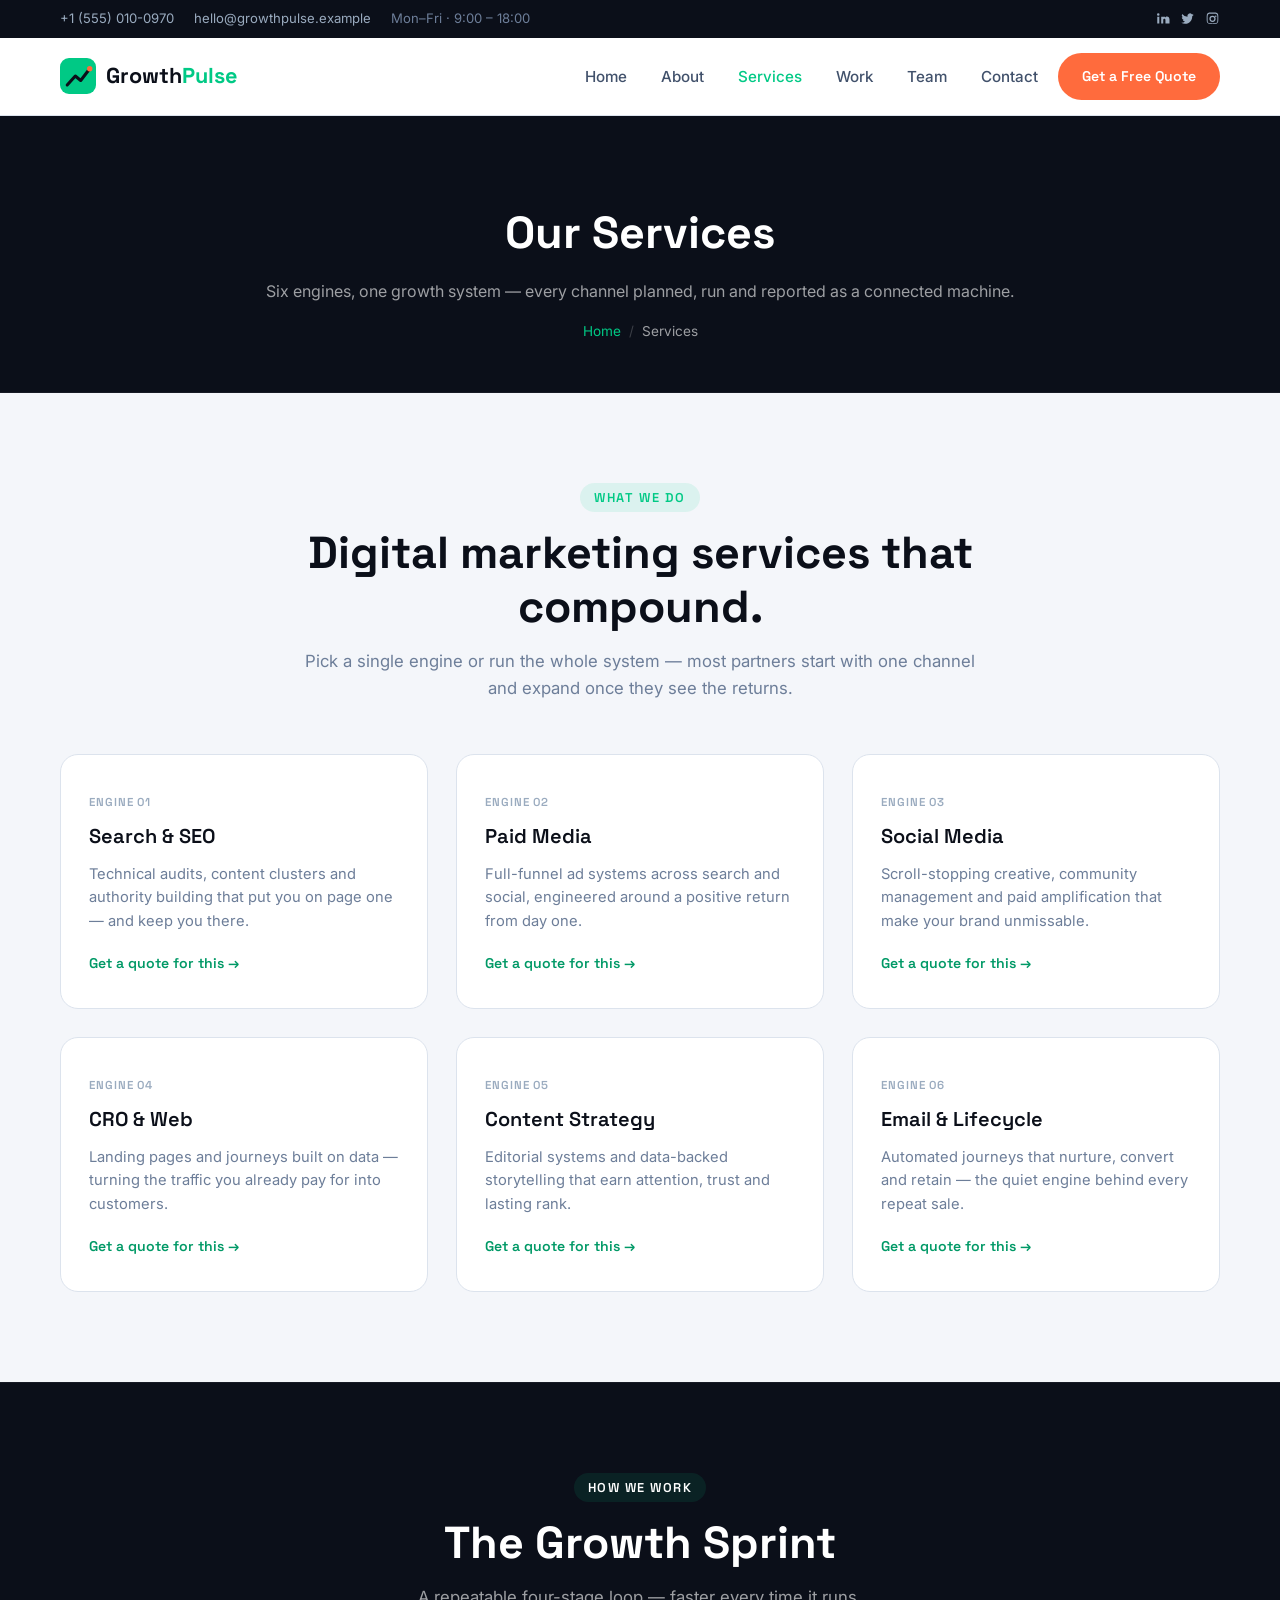
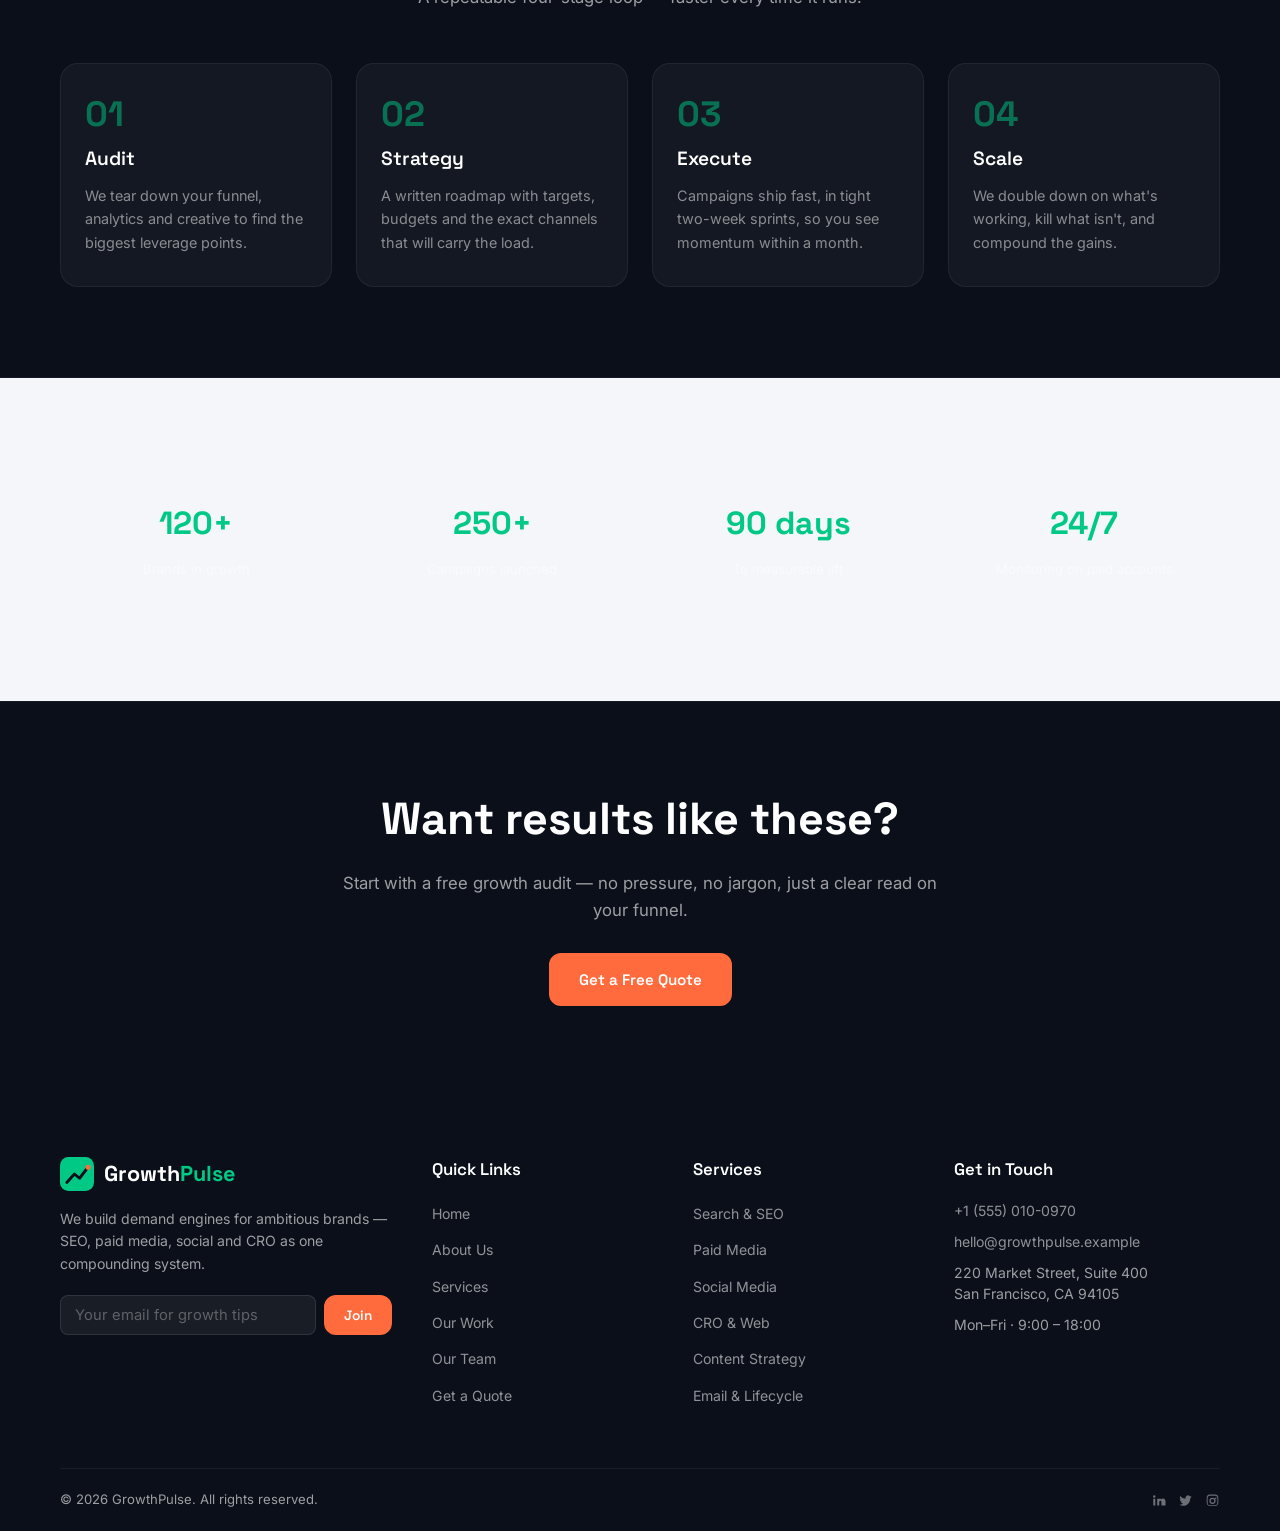
<file: service.html>
<!doctype html>
<html lang="en">
<head>
  <meta charset="utf-8">
  <meta name="viewport" content="width=device-width, initial-scale=1.0">
  <title>GrowthPulse — Digital Marketing That Compounds</title>
  <meta name="description" content="GrowthPulse is a digital marketing agency that turns brands into engines — SEO, paid ads, social and CRO that compound into measurable growth.">
  <link rel="icon" href="data:image/svg+xml,%3Csvg xmlns='http://www.w3.org/2000/svg' viewBox='0 0 32 32'%3E%3Crect width='32' height='32' rx='8' fill='%2300c985'/%3E%3Cpath d='M6 24l7-8 5 4 8-11' stroke='%230b0f19' stroke-width='3.2' fill='none' stroke-linecap='round' stroke-linejoin='round'/%3E%3C/svg%3E">
  <link rel="preconnect" href="https://fonts.googleapis.com">
  <link rel="preconnect" href="https://fonts.gstatic.com" crossorigin>
  <link href="https://fonts.googleapis.com/css2?family=Space+Grotesk:wght@400;500;600;700&family=Inter:wght@400;500;600;700&display=swap" rel="stylesheet">
  <link rel="stylesheet" href="assets/css/style.css">
</head>
<body>
  <a class="skip-link" href="#main">Skip to main content</a>


  <div class="topbar">
    <div class="container topbar-inner">
      <div class="topbar-contacts">
        <a href="tel:+15550100970">+1 (555) 010-0970</a>
        <a href="mailto:hello@growthpulse.example">hello@growthpulse.example</a>
        <span class="topbar-hours">Mon–Fri · 9:00 – 18:00</span>
      </div>
      <div class="topbar-social">
        <a href="#" aria-label="LinkedIn"><svg viewBox="0 0 24 24" width="15" height="15" fill="currentColor"><path d="M6.9 20H3.6V9h3.3v11zM5.2 7.5a2 2 0 1 1 0-4 2 2 0 0 1 0 4zM20 20h-3.3v-5.4c0-1.3-.5-2.2-1.7-2.2-.9 0-1.4.6-1.7 1.2-.1.2-.1.6-.1.9V20h-3.3V9H16v1.5c.5-.8 1.4-1.8 3.2-1.8 2.3 0 4 1.5 4 4.8V20z"/></svg></a>
        <a href="#" aria-label="Twitter"><svg viewBox="0 0 24 24" width="15" height="15" fill="currentColor"><path d="M22 5.9c-.7.3-1.5.6-2.3.7.8-.5 1.5-1.3 1.8-2.3-.8.5-1.7.8-2.6 1a4 4 0 0 0-6.9 3.7A11.5 11.5 0 0 1 3.5 4.8a4 4 0 0 0 1.2 5.4c-.6 0-1.3-.2-1.8-.5v.1a4 4 0 0 0 3.2 3.9c-.6.2-1.2.2-1.8.1a4 4 0 0 0 3.7 2.8A8 8 0 0 1 2 18.6a11.4 11.4 0 0 0 6.1 1.8c7.4 0 11.4-6.1 11.4-11.4v-.5c.8-.6 1.5-1.3 2.5-2.6z"/></svg></a>
        <a href="#" aria-label="Instagram"><svg viewBox="0 0 24 24" width="15" height="15" fill="currentColor"><path d="M12 2.2c2.7 0 3 0 4 .1 1 0 1.6.2 2.2.4.6.2 1.1.5 1.6 1 .5.5.8 1 1 1.6.2.6.4 1.2.4 2.2.1 1 .1 1.3.1 4s0 3-.1 4c0 1-.2 1.6-.4 2.2a4.3 4.3 0 0 1-1 1.6c-.5.5-1 .8-1.6 1-.6.2-1.2.4-2.2.4-1 .1-1.3.1-4 .1s-3 0-4-.1c-1 0-1.6-.2-2.2-.4a4.3 4.3 0 0 1-1.6-1c-.5-.5-.8-1-1-1.6-.2-.6-.4-1.2-.4-2.2-.1-1-.1-1.3-.1-4s0-3 .1-4c0-1 .2-1.6.4-2.2.2-.6.5-1.1 1-1.6.5-.5 1-.8 1.6-1 .6-.2 1.2-.4 2.2-.4 1-.1 1.3-.1 4-.1zm0 2c-2.7 0-3 0-4 .1-.9 0-1.4.2-1.7.3-.4.2-.7.4-1 .7-.3.3-.5.6-.7 1-.1.3-.3.8-.3 1.7-.1 1-.1 1.3-.1 4s0 3 .1 4c0 .9.2 1.4.3 1.7.2.4.4.7.7 1 .3.3.6.5 1 .7.3.1.8.3 1.7.3 1 .1 1.3.1 4 .1s3 0 4-.1c.9 0 1.4-.2 1.7-.3.4-.2.7-.4 1-.7.3-.3.5-.6.7-1 .1-.3.3-.8.3-1.7.1-1 .1-1.3.1-4s0-3-.1-4c0-.9-.2-1.4-.3-1.7a2.3 2.3 0 0 0-.7-1 2.3 2.3 0 0 0-1-.7c-.3-.1-.8-.3-1.7-.3-1-.1-1.3-.1-4-.1zm0 3.3a5 5 0 1 1 0 10 5 5 0 0 1 0-10zm0 2a3 3 0 1 0 0 6 3 3 0 0 0 0-6zm5.2-2.4a1.2 1.2 0 1 1 0 2.4 1.2 1.2 0 0 1 0-2.4z"/></svg></a>
      </div>
    </div>
  </div>

  <header class="header">
    <div class="container header-inner">
      <a href="index.html" class="logo" aria-label="GrowthPulse home">
        <svg viewBox="0 0 40 40" width="36" height="36" aria-hidden="true"><rect width="40" height="40" rx="10" fill="#00c985"/><path d="M8 30l9-10 6 5 10-13" stroke="#0b0f19" stroke-width="3.4" fill="none" stroke-linecap="round" stroke-linejoin="round"/><circle cx="33" cy="12" r="3" fill="#ff6b3d"/></svg>
        <span class="logo-name">Growth<em>Pulse</em></span>
      </a>
      <button class="nav-toggle" aria-expanded="false" aria-controls="nav-links">
        <span></span><span></span><span></span>
      </button>
      <nav class="nav-links" id="nav-links" aria-label="Primary">
        <a class="nav-link" href="index.html">Home</a>
        <a class="nav-link" href="about.html">About</a>
        <a class="nav-link" href="service.html">Services</a>
        <a class="nav-link" href="project.html">Work</a>
        <a class="nav-link" href="team.html">Team</a>
        <a class="nav-link" href="contact.html">Contact</a>
        <a href="quote.html" class="btn btn-cta">Get a Free Quote</a>
      </nav>
    </div>
  </header>



  <main id="main">

    <section class="page-banner">
      <div class="container">
        <h1>Our Services</h1>
        <p>Six engines, one growth system — every channel planned, run and reported as a connected machine.</p>
        <nav class="breadcrumb" aria-label="Breadcrumb"><a href="index.html">Home</a><span class="sep">/</span><span class="current">Services</span></nav>
      </div>
    </section>

    <section class="section">
      <div class="container">
        <div class="section-head reveal">
          <p class="eyebrow">What we do</p>
          <h2 class="section-title">Digital marketing services that compound.</h2>
          <p class="section-sub">Pick a single engine or run the whole system — most partners start with one channel and expand once they see the returns.</p>
        </div>
        <div class="grid grid-3">

          <article class="service-card reveal">
            <span class="service-tag">Engine 01</span>
            <h3>Search &amp; SEO</h3>
            <p>Technical audits, content clusters and authority building that put you on page one — and keep you there.</p>
            <a class="service-link" href="quote.html">Get a quote for this →</a>
          </article>

          <article class="service-card reveal">
            <span class="service-tag">Engine 02</span>
            <h3>Paid Media</h3>
            <p>Full-funnel ad systems across search and social, engineered around a positive return from day one.</p>
            <a class="service-link" href="quote.html">Get a quote for this →</a>
          </article>

          <article class="service-card reveal">
            <span class="service-tag">Engine 03</span>
            <h3>Social Media</h3>
            <p>Scroll-stopping creative, community management and paid amplification that make your brand unmissable.</p>
            <a class="service-link" href="quote.html">Get a quote for this →</a>
          </article>

          <article class="service-card reveal">
            <span class="service-tag">Engine 04</span>
            <h3>CRO &amp; Web</h3>
            <p>Landing pages and journeys built on data — turning the traffic you already pay for into customers.</p>
            <a class="service-link" href="quote.html">Get a quote for this →</a>
          </article>

          <article class="service-card reveal">
            <span class="service-tag">Engine 05</span>
            <h3>Content Strategy</h3>
            <p>Editorial systems and data-backed storytelling that earn attention, trust and lasting rank.</p>
            <a class="service-link" href="quote.html">Get a quote for this →</a>
          </article>

          <article class="service-card reveal">
            <span class="service-tag">Engine 06</span>
            <h3>Email &amp; Lifecycle</h3>
            <p>Automated journeys that nurture, convert and retain — the quiet engine behind every repeat sale.</p>
            <a class="service-link" href="quote.html">Get a quote for this →</a>
          </article>
        </div>
      </div>
    </section>

    <section class="section section-dark">
      <div class="container">
        <div class="section-head light reveal">
          <p class="eyebrow">How we work</p>
          <h2 class="section-title">The Growth Sprint</h2>
          <p class="section-sub">A repeatable four-stage loop — faster every time it runs.</p>
        </div>
        <div class="sprint">
          <div class="sprint-step reveal"><span class="sprint-num">01</span><h3>Audit</h3><p>We tear down your funnel, analytics and creative to find the biggest leverage points.</p></div>
          <div class="sprint-step reveal"><span class="sprint-num">02</span><h3>Strategy</h3><p>A written roadmap with targets, budgets and the exact channels that will carry the load.</p></div>
          <div class="sprint-step reveal"><span class="sprint-num">03</span><h3>Execute</h3><p>Campaigns ship fast, in tight two-week sprints, so you see momentum within a month.</p></div>
          <div class="sprint-step reveal"><span class="sprint-num">04</span><h3>Scale</h3><p>We double down on what's working, kill what isn't, and compound the gains.</p></div>
        </div>
      </div>
    </section>

    <section class="section">
      <div class="container">
        <div class="stat-band">
          <div class="stat-card reveal"><strong>120+</strong><span>Brands in growth</span></div>
          <div class="stat-card reveal"><strong>250+</strong><span>Campaigns launched</span></div>
          <div class="stat-card reveal"><strong>90 days</strong><span>To measurable lift</span></div>
          <div class="stat-card reveal"><strong>24/7</strong><span>Monitoring on paid accounts</span></div>
        </div>
      </div>
    </section>

    <section class="cta-section">
      <div class="container cta-inner reveal">
        <h2>Want results like these?</h2>
        <p>Start with a free growth audit — no pressure, no jargon, just a clear read on your funnel.</p>
        <a href="quote.html" class="btn btn-accent">Get a Free Quote</a>
      </div>
    </section>
  </main>
  <footer class="footer">
    <div class="container">
      <div class="footer-grid">
        <div class="footer-brand">
          <a href="index.html" class="logo logo-light" aria-label="GrowthPulse home">
            <svg viewBox="0 0 40 40" width="34" height="34" aria-hidden="true"><rect width="40" height="40" rx="10" fill="#00c985"/><path d="M8 30l9-10 6 5 10-13" stroke="#0b0f19" stroke-width="3.4" fill="none" stroke-linecap="round" stroke-linejoin="round"/><circle cx="33" cy="12" r="3" fill="#ff6b3d"/></svg>
            <span class="logo-name">Growth<em>Pulse</em></span>
          </a>
          <p>We build demand engines for ambitious brands — SEO, paid media, social and CRO as one compounding system.</p>
          <form class="newsletter" data-form novalidate>
            <label class="sr-only" for="nl-email">Email address</label>
            <input class="form-control" id="nl-email" type="email" placeholder="Your email for growth tips" required>
            <button type="submit" class="btn btn-accent btn-sm">Join</button>
            <p class="form-ok" hidden>You're in — growth tips on the way. 🚀</p>
            <p class="form-err" hidden>Please enter a valid email.</p>
          </form>
        </div>
        <div class="footer-col">
          <h4>Quick Links</h4>
          <ul>
            <li><a href="index.html">Home</a></li>
            <li><a href="about.html">About Us</a></li>
            <li><a href="service.html">Services</a></li>
            <li><a href="project.html">Our Work</a></li>
            <li><a href="team.html">Our Team</a></li>
            <li><a href="quote.html">Get a Quote</a></li>
          </ul>
        </div>
        <div class="footer-col">
          <h4>Services</h4>
          <ul>
            <li><a href="service.html">Search &amp; SEO</a></li>
            <li><a href="service.html">Paid Media</a></li>
            <li><a href="service.html">Social Media</a></li>
            <li><a href="service.html">CRO &amp; Web</a></li>
            <li><a href="service.html">Content Strategy</a></li>
            <li><a href="service.html">Email &amp; Lifecycle</a></li>
          </ul>
        </div>
        <div class="footer-col footer-contact">
          <h4>Get in Touch</h4>
          <ul>
            <li><a href="tel:+15550100970">+1 (555) 010-0970</a></li>
            <li><a href="mailto:hello@growthpulse.example">hello@growthpulse.example</a></li>
            <li>220 Market Street, Suite 400<br>San Francisco, CA 94105</li>
            <li>Mon–Fri · 9:00 – 18:00</li>
          </ul>
        </div>
      </div>
      <div class="footer-bottom">
        <p>© <span data-year>2026</span> GrowthPulse. All rights reserved.</p>
        <div class="footer-social">
          <a href="#" aria-label="LinkedIn"><svg viewBox="0 0 24 24" width="15" height="15" fill="currentColor"><path d="M6.9 20H3.6V9h3.3v11zM5.2 7.5a2 2 0 1 1 0-4 2 2 0 0 1 0 4zM20 20h-3.3v-5.4c0-1.3-.5-2.2-1.7-2.2-.9 0-1.4.6-1.7 1.2-.1.2-.1.6-.1.9V20h-3.3V9H16v1.5c.5-.8 1.4-1.8 3.2-1.8 2.3 0 4 1.5 4 4.8V20z"/></svg></a>
          <a href="#" aria-label="Twitter"><svg viewBox="0 0 24 24" width="15" height="15" fill="currentColor"><path d="M22 5.9c-.7.3-1.5.6-2.3.7.8-.5 1.5-1.3 1.8-2.3-.8.5-1.7.8-2.6 1a4 4 0 0 0-6.9 3.7A11.5 11.5 0 0 1 3.5 4.8a4 4 0 0 0 1.2 5.4c-.6 0-1.3-.2-1.8-.5v.1a4 4 0 0 0 3.2 3.9c-.6.2-1.2.2-1.8.1a4 4 0 0 0 3.7 2.8A8 8 0 0 1 2 18.6a11.4 11.4 0 0 0 6.1 1.8c7.4 0 11.4-6.1 11.4-11.4v-.5c.8-.6 1.5-1.3 2.5-2.6z"/></svg></a>
          <a href="#" aria-label="Instagram"><svg viewBox="0 0 24 24" width="15" height="15" fill="currentColor"><path d="M12 2.2c2.7 0 3 0 4 .1 1 0 1.6.2 2.2.4.6.2 1.1.5 1.6 1 .5.5.8 1 1 1.6.2.6.4 1.2.4 2.2.1 1 .1 1.3.1 4s0 3-.1 4c0 1-.2 1.6-.4 2.2a4.3 4.3 0 0 1-1 1.6c-.5.5-1 .8-1.6 1-.6.2-1.2.4-2.2.4-1 .1-1.3.1-4 .1s-3 0-4-.1c-1 0-1.6-.2-2.2-.4a4.3 4.3 0 0 1-1.6-1c-.5-.5-.8-1-1-1.6-.2-.6-.4-1.2-.4-2.2-.1-1-.1-1.3-.1-4s0-3 .1-4c0-1 .2-1.6.4-2.2.2-.6.5-1.1 1-1.6.5-.5 1-.8 1.6-1 .6-.2 1.2-.4 2.2-.4 1-.1 1.3-.1 4-.1zm0 2c-2.7 0-3 0-4 .1-.9 0-1.4.2-1.7.3-.4.2-.7.4-1 .7-.3.3-.5.6-.7 1-.1.3-.3.8-.3 1.7-.1 1-.1 1.3-.1 4s0 3 .1 4c0 .9.2 1.4.3 1.7.2.4.4.7.7 1 .3.3.6.5 1 .7.3.1.8.3 1.7.3 1 .1 1.3.1 4 .1s3 0 4-.1c.9 0 1.4-.2 1.7-.3.4-.2.7-.4 1-.7.3-.3.5-.6.7-1 .1-.3.3-.8.3-1.7.1-1 .1-1.3.1-4s0-3-.1-4c0-.9-.2-1.4-.3-1.7a2.3 2.3 0 0 0-.7-1 2.3 2.3 0 0 0-1-.7c-.3-.1-.8-.3-1.7-.3-1-.1-1.3-.1-4-.1zm0 3.3a5 5 0 1 1 0 10 5 5 0 0 1 0-10zm0 2a3 3 0 1 0 0 6 3 3 0 0 0 0-6zm5.2-2.4a1.2 1.2 0 1 1 0 2.4 1.2 1.2 0 0 1 0-2.4z"/></svg></a>
        </div>
      </div>
    </div>
  </footer>

  <button class="back-to-top" aria-label="Back to top">↑</button>
  <script src="assets/js/main.js"></script>
</body>
</html>
</file>
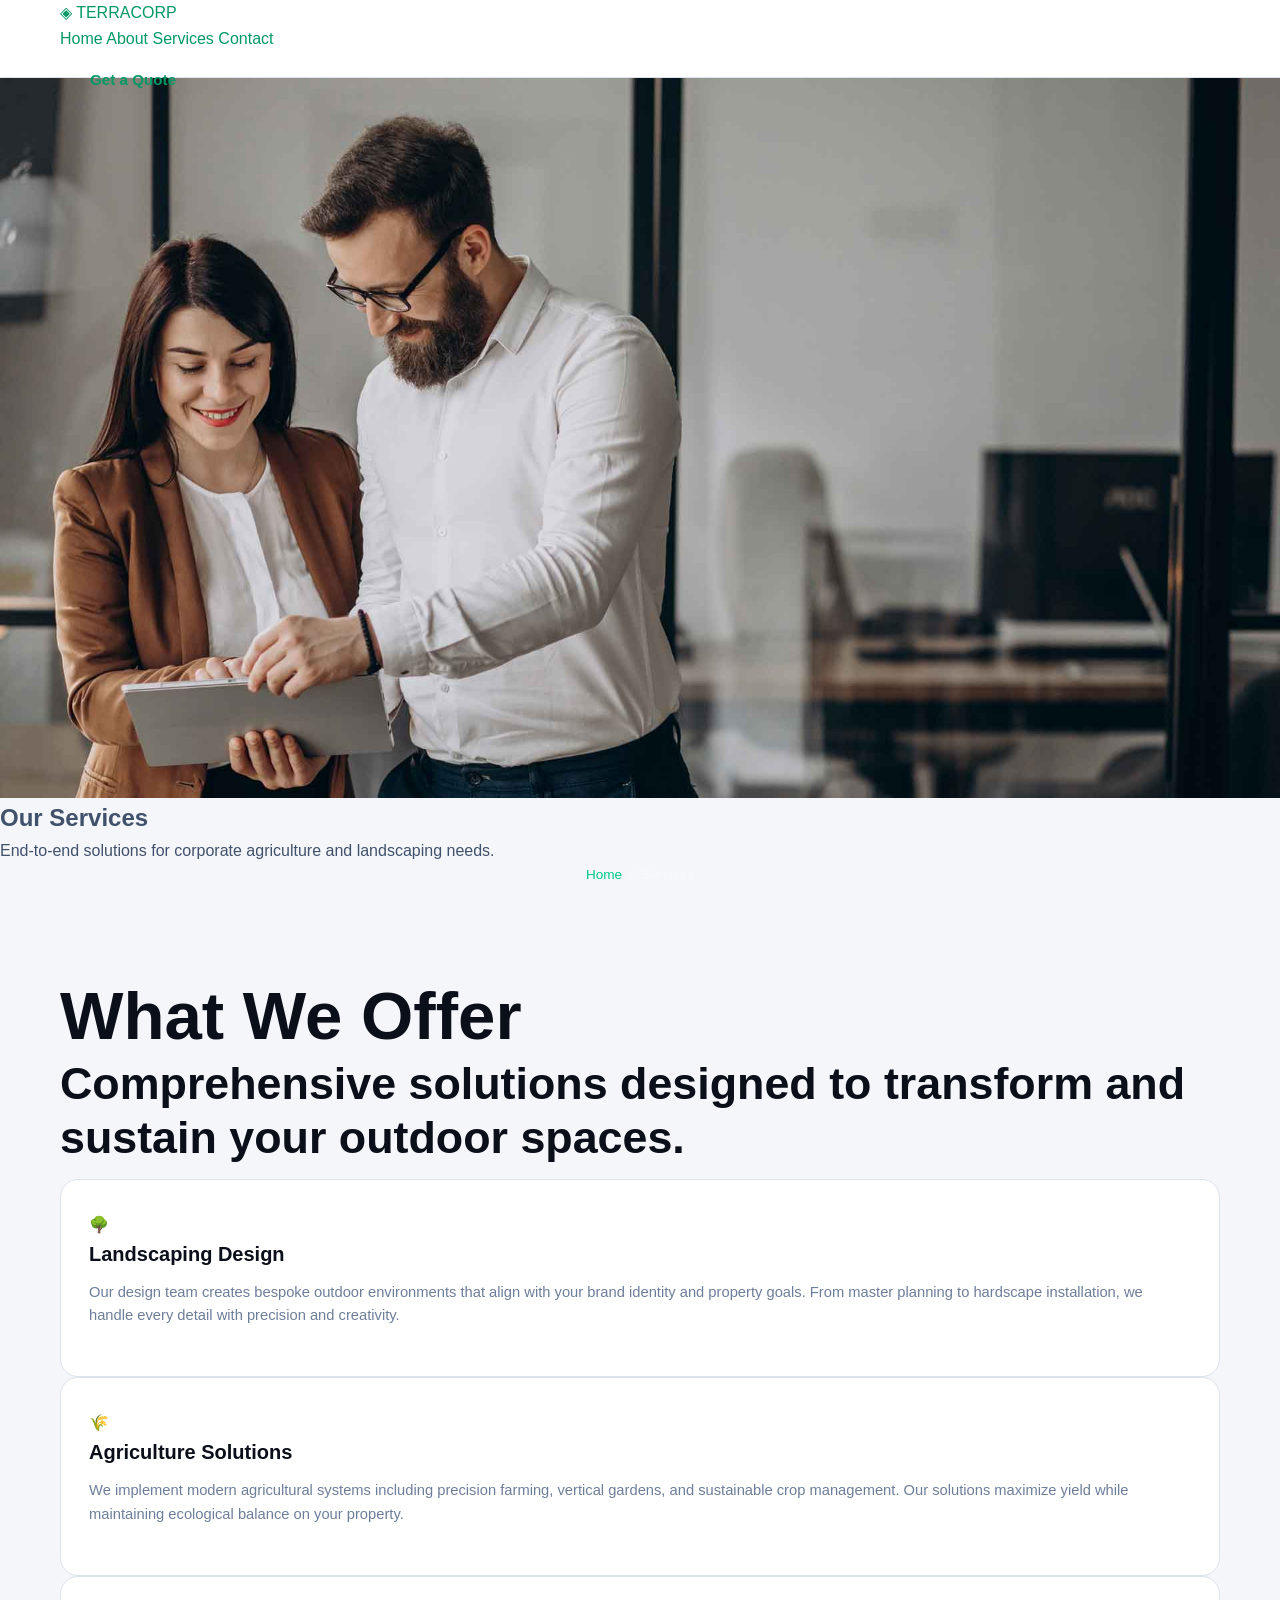
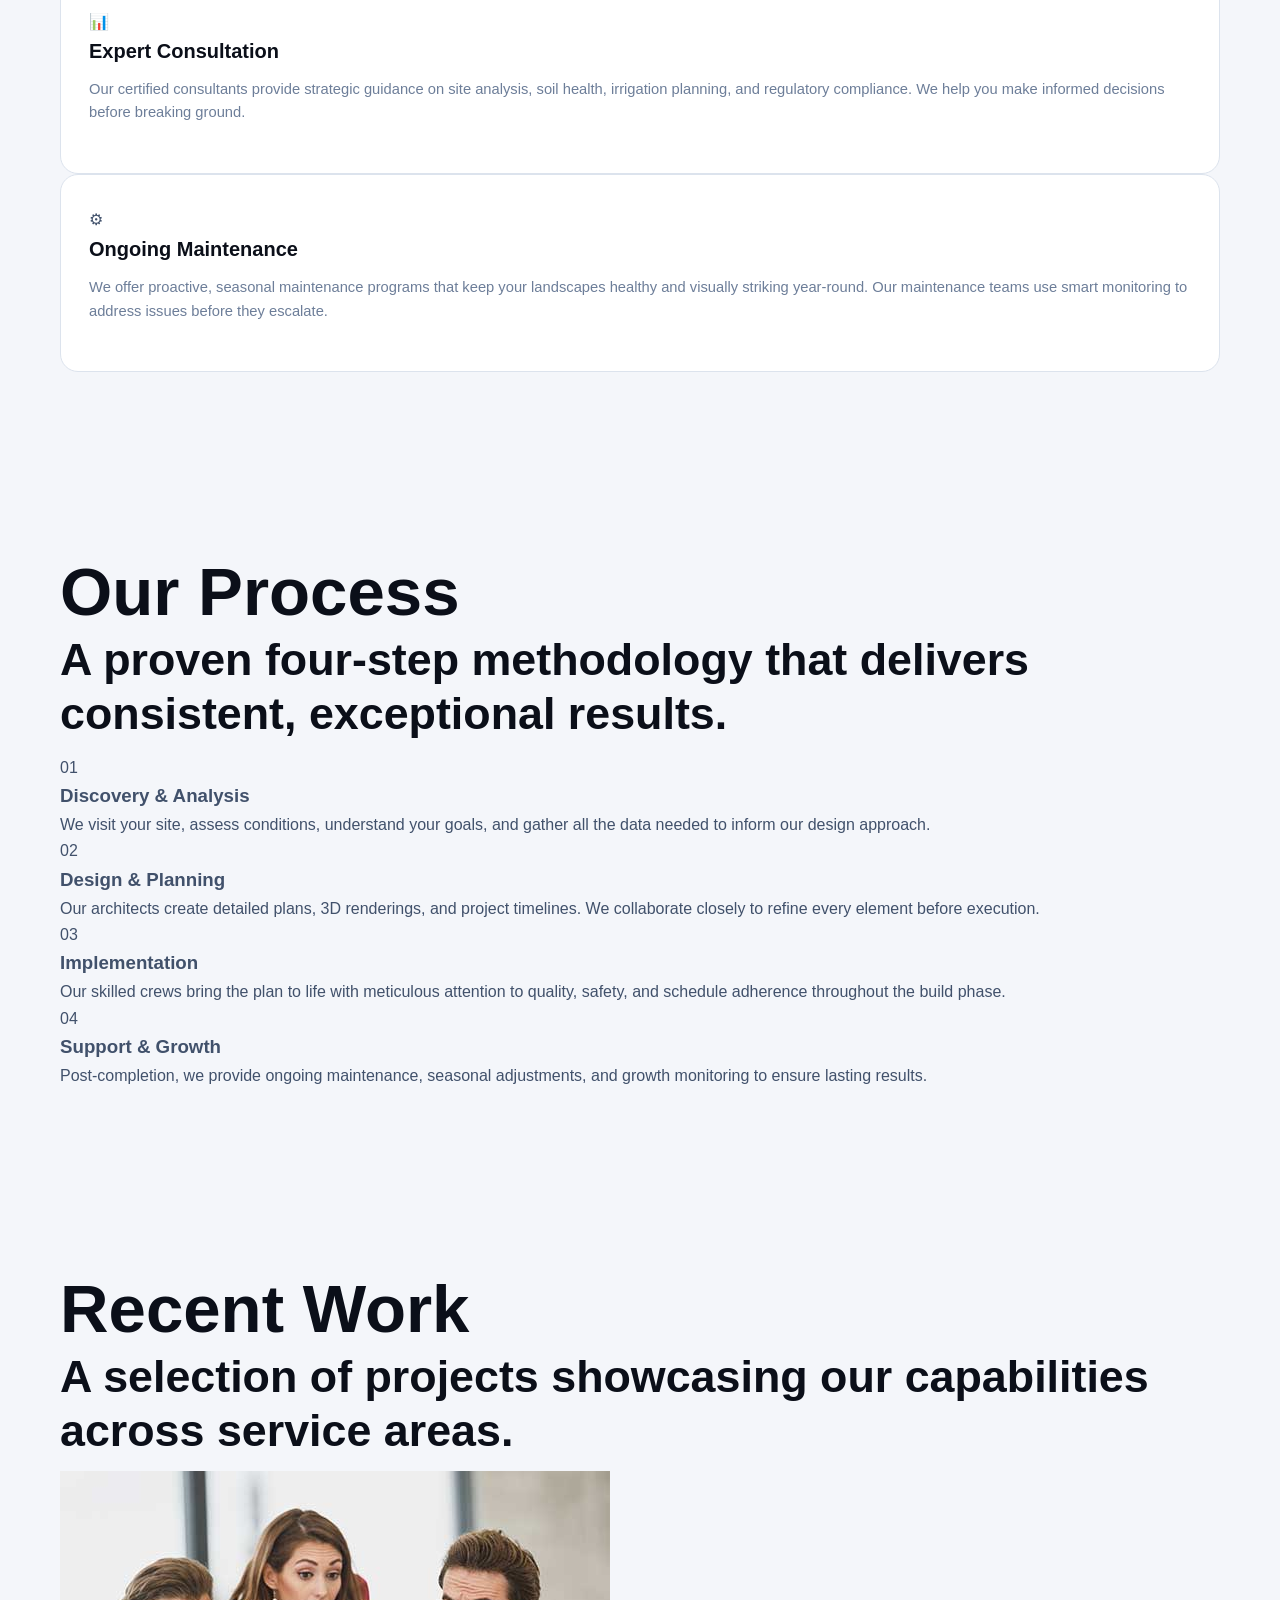
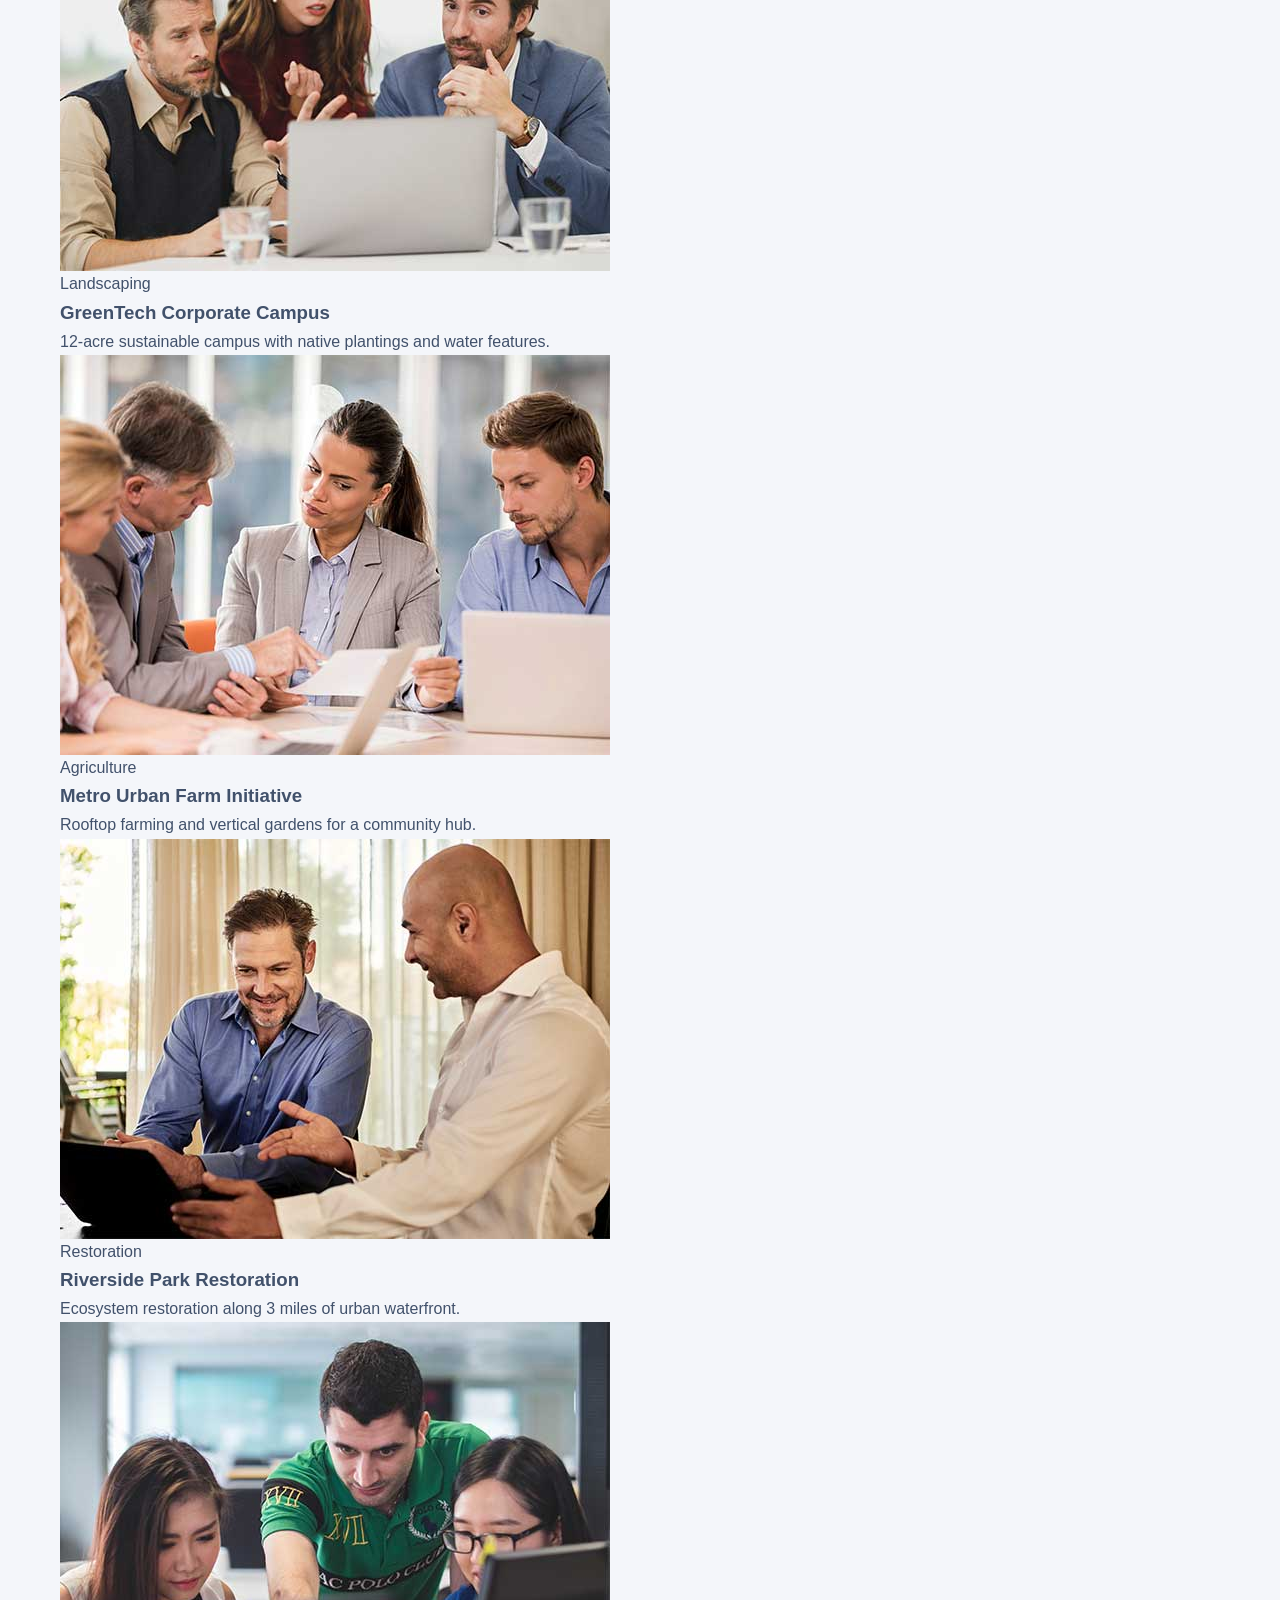
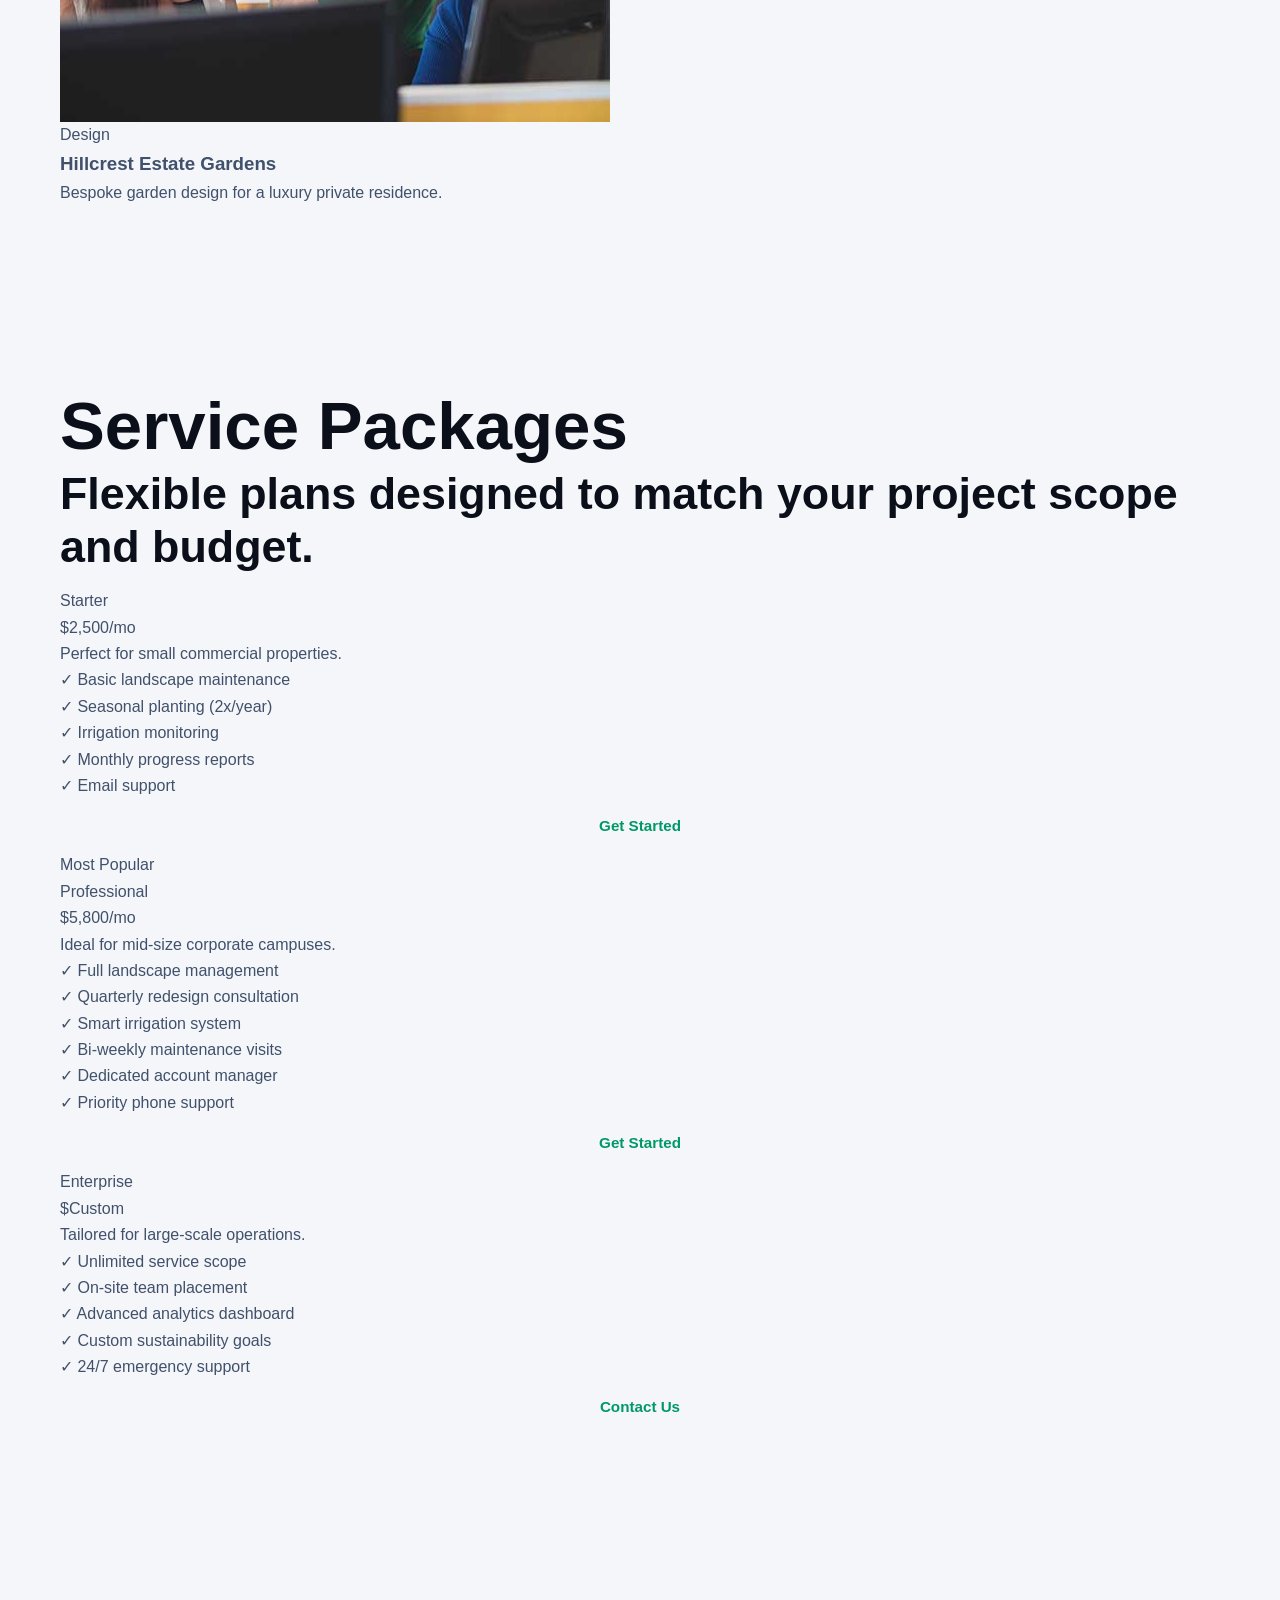
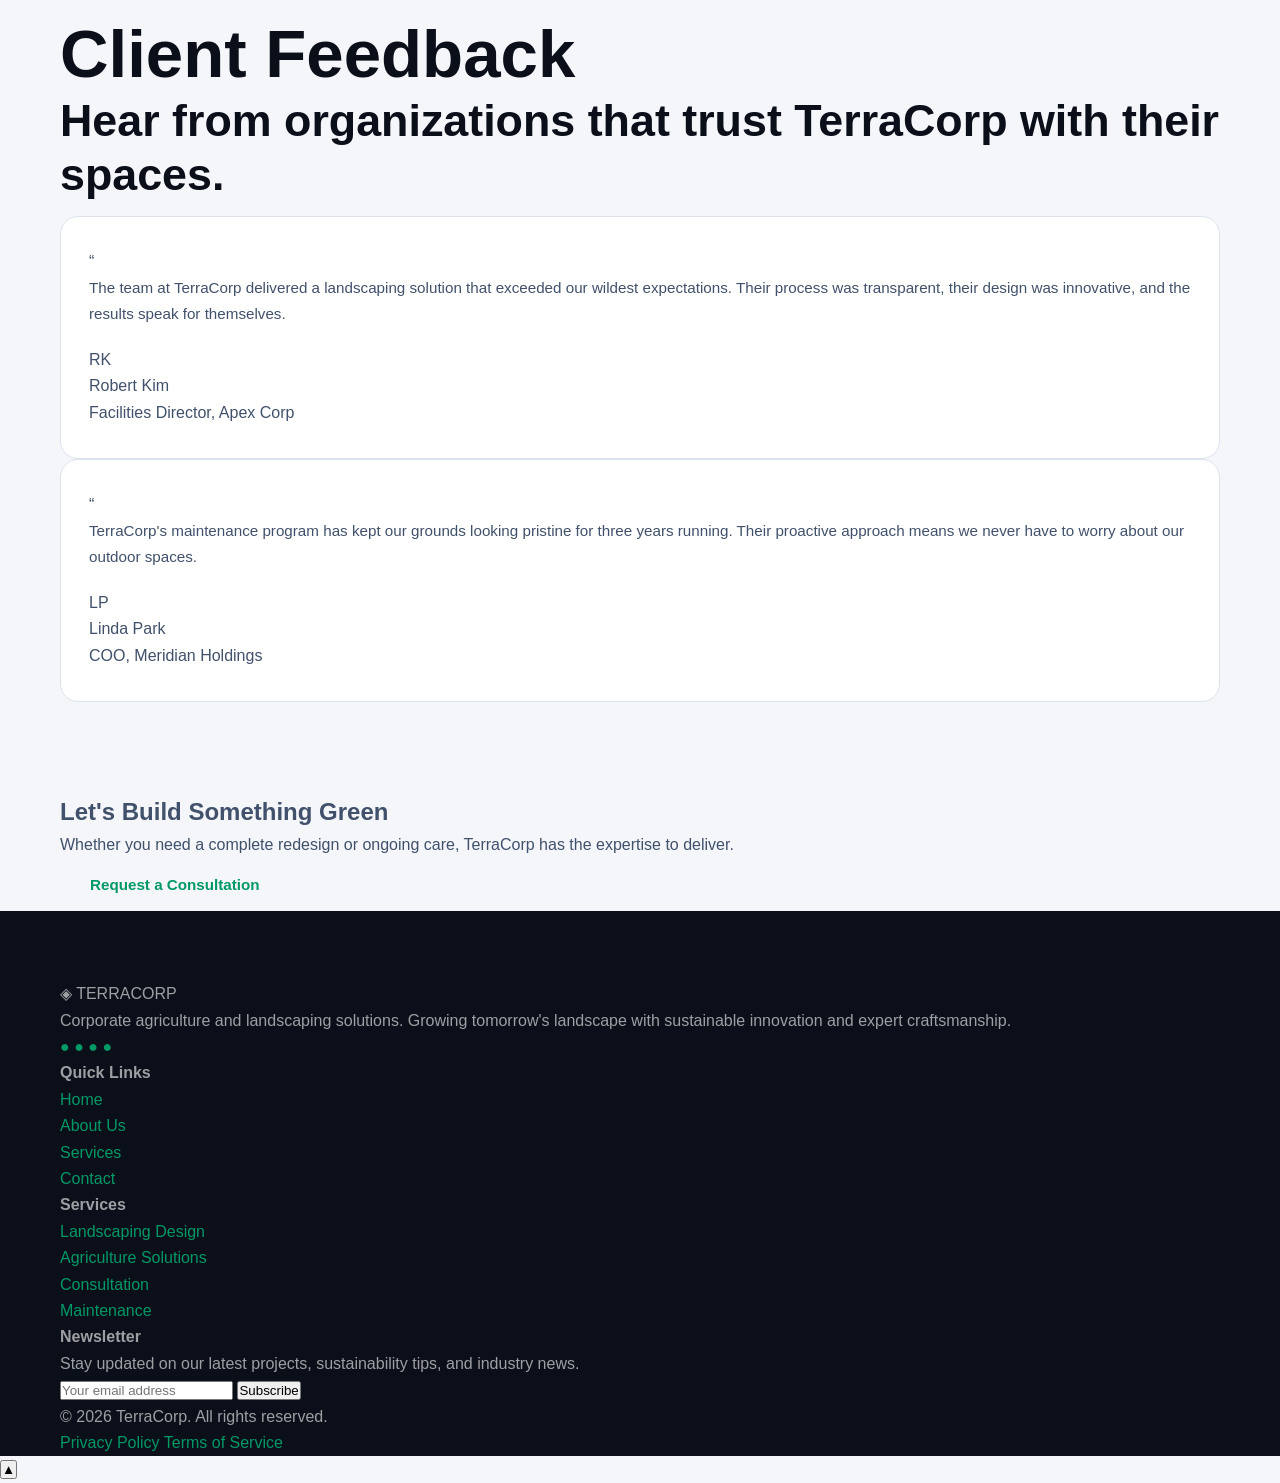
<file: services.html>
<!DOCTYPE html>
<html lang="en">
<head>
  <meta charset="UTF-8">
  <meta name="viewport" content="width=device-width, initial-scale=1.0">
  <title>Services — TerraCorp</title>
  <meta name="description" content="Explore TerraCorp's full range of corporate agriculture and landscaping services: design, agriculture, consultation, and maintenance.">
  <link rel="stylesheet" href="assets/css/style.css">
</head>
<body>

  <!-- HEADER -->
  <header class="header">
    <div class="container header__inner">
      <a href="index.html" class="header__brand">
        <span class="header__brand-icon">&#9672;</span>
        TERRACORP
      </a>
      <nav class="header__nav">
        <a href="index.html">Home</a>
        <a href="about.html">About</a>
        <a href="services.html" class="active">Services</a>
        <a href="contact.html">Contact</a>
      </nav>
      <div class="header__actions">
        <a href="contact.html" class="btn btn--primary">Get a Quote</a>
      </div>
      <div class="burger" aria-label="Menu">
        <span></span><span></span><span></span>
      </div>
    </div>
  </header>

  <!-- PAGE HERO -->
  <section class="page-hero">
    <div class="page-hero__bg">
      <img src="assets/img/carousel-2.jpg" alt="Our services">
    </div>
    <div class="page-hero__overlay"></div>
    <div class="page-hero__content">
      <h1>Our Services</h1>
      <p>End-to-end solutions for corporate agriculture and landscaping needs.</p>
      <div class="breadcrumb">
        <a href="index.html">Home</a> / <span>Services</span>
      </div>
    </div>
  </section>

  <!-- SERVICES DETAIL -->
  <section class="section">
    <div class="container">
      <div class="section-title reveal">
        <h2>What We Offer</h2>
        <p>Comprehensive solutions designed to transform and sustain your outdoor spaces.</p>
        <div class="accent-line"></div>
      </div>
      <div class="services__grid reveal-stagger">
        <div class="service-card">
          <div class="service-card__icon">&#127795;</div>
          <h3>Landscaping Design</h3>
          <p>Our design team creates bespoke outdoor environments that align with your brand identity and property goals. From master planning to hardscape installation, we handle every detail with precision and creativity.</p>
        </div>
        <div class="service-card">
          <div class="service-card__icon">&#127806;</div>
          <h3>Agriculture Solutions</h3>
          <p>We implement modern agricultural systems including precision farming, vertical gardens, and sustainable crop management. Our solutions maximize yield while maintaining ecological balance on your property.</p>
        </div>
        <div class="service-card">
          <div class="service-card__icon">&#128202;</div>
          <h3>Expert Consultation</h3>
          <p>Our certified consultants provide strategic guidance on site analysis, soil health, irrigation planning, and regulatory compliance. We help you make informed decisions before breaking ground.</p>
        </div>
        <div class="service-card">
          <div class="service-card__icon">&#9881;</div>
          <h3>Ongoing Maintenance</h3>
          <p>We offer proactive, seasonal maintenance programs that keep your landscapes healthy and visually striking year-round. Our maintenance teams use smart monitoring to address issues before they escalate.</p>
        </div>
      </div>
    </div>
  </section>

  <!-- PROCESS STEPS -->
  <section class="process section">
    <div class="container">
      <div class="section-title reveal">
        <h2>Our Process</h2>
        <p>A proven four-step methodology that delivers consistent, exceptional results.</p>
        <div class="accent-line"></div>
      </div>
      <div class="process__steps reveal-stagger">
        <div class="process__step">
          <div class="process__step-num">01</div>
          <h3>Discovery &amp; Analysis</h3>
          <p>We visit your site, assess conditions, understand your goals, and gather all the data needed to inform our design approach.</p>
        </div>
        <div class="process__step">
          <div class="process__step-num">02</div>
          <h3>Design &amp; Planning</h3>
          <p>Our architects create detailed plans, 3D renderings, and project timelines. We collaborate closely to refine every element before execution.</p>
        </div>
        <div class="process__step">
          <div class="process__step-num">03</div>
          <h3>Implementation</h3>
          <p>Our skilled crews bring the plan to life with meticulous attention to quality, safety, and schedule adherence throughout the build phase.</p>
        </div>
        <div class="process__step">
          <div class="process__step-num">04</div>
          <h3>Support &amp; Growth</h3>
          <p>Post-completion, we provide ongoing maintenance, seasonal adjustments, and growth monitoring to ensure lasting results.</p>
        </div>
      </div>
    </div>
  </section>

  <!-- PROJECTS SHOWCASE -->
  <section class="section" style="background: var(--sage-100);">
    <div class="container">
      <div class="section-title reveal">
        <h2>Recent Work</h2>
        <p>A selection of projects showcasing our capabilities across service areas.</p>
        <div class="accent-line"></div>
      </div>
      <div class="projects__grid reveal-stagger">
        <div class="project-card">
          <img src="assets/img/project-1.jpg" alt="Corporate Campus">
          <div class="project-card__overlay">
            <span class="project-card__tag">Landscaping</span>
            <h3 class="project-card__title">GreenTech Corporate Campus</h3>
            <p class="project-card__desc">12-acre sustainable campus with native plantings and water features.</p>
          </div>
        </div>
        <div class="project-card">
          <img src="assets/img/project-2.jpg" alt="Urban Farm">
          <div class="project-card__overlay">
            <span class="project-card__tag">Agriculture</span>
            <h3 class="project-card__title">Metro Urban Farm Initiative</h3>
            <p class="project-card__desc">Rooftop farming and vertical gardens for a community hub.</p>
          </div>
        </div>
        <div class="project-card">
          <img src="assets/img/project-3.jpg" alt="Park Restoration">
          <div class="project-card__overlay">
            <span class="project-card__tag">Restoration</span>
            <h3 class="project-card__title">Riverside Park Restoration</h3>
            <p class="project-card__desc">Ecosystem restoration along 3 miles of urban waterfront.</p>
          </div>
        </div>
        <div class="project-card">
          <img src="assets/img/project-4.jpg" alt="Estate Gardens">
          <div class="project-card__overlay">
            <span class="project-card__tag">Design</span>
            <h3 class="project-card__title">Hillcrest Estate Gardens</h3>
            <p class="project-card__desc">Bespoke garden design for a luxury private residence.</p>
          </div>
        </div>
      </div>
    </div>
  </section>

  <!-- PRICING PACKAGES -->
  <section class="section" id="pricing">
    <div class="container">
      <div class="section-title reveal">
        <h2>Service Packages</h2>
        <p>Flexible plans designed to match your project scope and budget.</p>
        <div class="accent-line"></div>
      </div>
      <div class="pricing__grid reveal-stagger">
        <div class="pricing-card">
          <div class="pricing-card__name">Starter</div>
          <div class="pricing-card__price"><span>$</span>2,500<span>/mo</span></div>
          <div class="pricing-card__desc">Perfect for small commercial properties.</div>
          <ul class="pricing-card__features">
            <li><span class="check-icon">&#10003;</span> Basic landscape maintenance</li>
            <li><span class="check-icon">&#10003;</span> Seasonal planting (2x/year)</li>
            <li><span class="check-icon">&#10003;</span> Irrigation monitoring</li>
            <li><span class="check-icon">&#10003;</span> Monthly progress reports</li>
            <li><span class="check-icon">&#10003;</span> Email support</li>
          </ul>
          <a href="contact.html" class="btn btn--ghost" style="width:100%;justify-content:center;">Get Started</a>
        </div>
        <div class="pricing-card pricing-card--featured">
          <div class="pricing-card__badge">Most Popular</div>
          <div class="pricing-card__name">Professional</div>
          <div class="pricing-card__price"><span>$</span>5,800<span>/mo</span></div>
          <div class="pricing-card__desc">Ideal for mid-size corporate campuses.</div>
          <ul class="pricing-card__features">
            <li><span class="check-icon">&#10003;</span> Full landscape management</li>
            <li><span class="check-icon">&#10003;</span> Quarterly redesign consultation</li>
            <li><span class="check-icon">&#10003;</span> Smart irrigation system</li>
            <li><span class="check-icon">&#10003;</span> Bi-weekly maintenance visits</li>
            <li><span class="check-icon">&#10003;</span> Dedicated account manager</li>
            <li><span class="check-icon">&#10003;</span> Priority phone support</li>
          </ul>
          <a href="contact.html" class="btn btn--primary" style="width:100%;justify-content:center;">Get Started</a>
        </div>
        <div class="pricing-card">
          <div class="pricing-card__name">Enterprise</div>
          <div class="pricing-card__price"><span>$</span>Custom</div>
          <div class="pricing-card__desc">Tailored for large-scale operations.</div>
          <ul class="pricing-card__features">
            <li><span class="check-icon">&#10003;</span> Unlimited service scope</li>
            <li><span class="check-icon">&#10003;</span> On-site team placement</li>
            <li><span class="check-icon">&#10003;</span> Advanced analytics dashboard</li>
            <li><span class="check-icon">&#10003;</span> Custom sustainability goals</li>
            <li><span class="check-icon">&#10003;</span> 24/7 emergency support</li>
          </ul>
          <a href="contact.html" class="btn btn--ghost" style="width:100%;justify-content:center;">Contact Us</a>
        </div>
      </div>
    </div>
  </section>

  <!-- TESTIMONIALS -->
  <section class="testimonials section">
    <div class="container">
      <div class="section-title reveal">
        <h2>Client Feedback</h2>
        <p>Hear from organizations that trust TerraCorp with their spaces.</p>
        <div class="accent-line"></div>
      </div>
      <div class="testimonials__grid reveal-stagger">
        <div class="testimonial-card">
          <div class="testimonial-card__quote">&ldquo;</div>
          <p class="testimonial-card__text">The team at TerraCorp delivered a landscaping solution that exceeded our wildest expectations. Their process was transparent, their design was innovative, and the results speak for themselves.</p>
          <div class="testimonial-card__author">
            <div class="testimonial-card__avatar">RK</div>
            <div>
              <div class="testimonial-card__name">Robert Kim</div>
              <div class="testimonial-card__company">Facilities Director, Apex Corp</div>
            </div>
          </div>
        </div>
        <div class="testimonial-card">
          <div class="testimonial-card__quote">&ldquo;</div>
          <p class="testimonial-card__text">TerraCorp's maintenance program has kept our grounds looking pristine for three years running. Their proactive approach means we never have to worry about our outdoor spaces.</p>
          <div class="testimonial-card__author">
            <div class="testimonial-card__avatar">LP</div>
            <div>
              <div class="testimonial-card__name">Linda Park</div>
              <div class="testimonial-card__company">COO, Meridian Holdings</div>
            </div>
          </div>
        </div>
      </div>
    </div>
  </section>

  <!-- CTA BANNER -->
  <section class="cta-banner">
    <div class="container reveal">
      <h2>Let's Build Something Green</h2>
      <p>Whether you need a complete redesign or ongoing care, TerraCorp has the expertise to deliver.</p>
      <a href="contact.html" class="btn btn--outline">Request a Consultation</a>
    </div>
  </section>

  <!-- FOOTER -->
  <footer class="footer">
    <div class="container">
      <div class="footer__grid">
        <div>
          <div class="footer__brand">
            <span class="footer__brand-icon">&#9672;</span>
            TERRACORP
          </div>
          <p class="footer__desc">Corporate agriculture and landscaping solutions. Growing tomorrow's landscape with sustainable innovation and expert craftsmanship.</p>
          <div class="footer__socials">
            <a href="#" aria-label="Facebook">&#9679;</a>
            <a href="#" aria-label="Twitter">&#9679;</a>
            <a href="#" aria-label="Instagram">&#9679;</a>
            <a href="#" aria-label="LinkedIn">&#9679;</a>
          </div>
        </div>
        <div>
          <h4 class="footer__heading">Quick Links</h4>
          <ul class="footer__links">
            <li><a href="index.html">Home</a></li>
            <li><a href="about.html">About Us</a></li>
            <li><a href="services.html">Services</a></li>
            <li><a href="contact.html">Contact</a></li>
          </ul>
        </div>
        <div>
          <h4 class="footer__heading">Services</h4>
          <ul class="footer__links">
            <li><a href="services.html">Landscaping Design</a></li>
            <li><a href="services.html">Agriculture Solutions</a></li>
            <li><a href="services.html">Consultation</a></li>
            <li><a href="services.html">Maintenance</a></li>
          </ul>
        </div>
        <div>
          <h4 class="footer__heading">Newsletter</h4>
          <p class="footer__newsletter-text">Stay updated on our latest projects, sustainability tips, and industry news.</p>
          <form class="footer__newsletter-form">
            <input type="email" placeholder="Your email address" required>
            <button type="submit">Subscribe</button>
          </form>
        </div>
      </div>
      <div class="footer__bottom">
        <span>&copy; 2026 TerraCorp. All rights reserved.</span>
        <div class="footer__bottom-links">
          <a href="#">Privacy Policy</a>
          <a href="#">Terms of Service</a>
        </div>
      </div>
    </div>
  </footer>

  <!-- SCROLL TO TOP -->
  <button class="scroll-top" aria-label="Scroll to top">&#9650;</button>

  <script src="assets/js/main.js"></script>
</body>
</html>
</file>
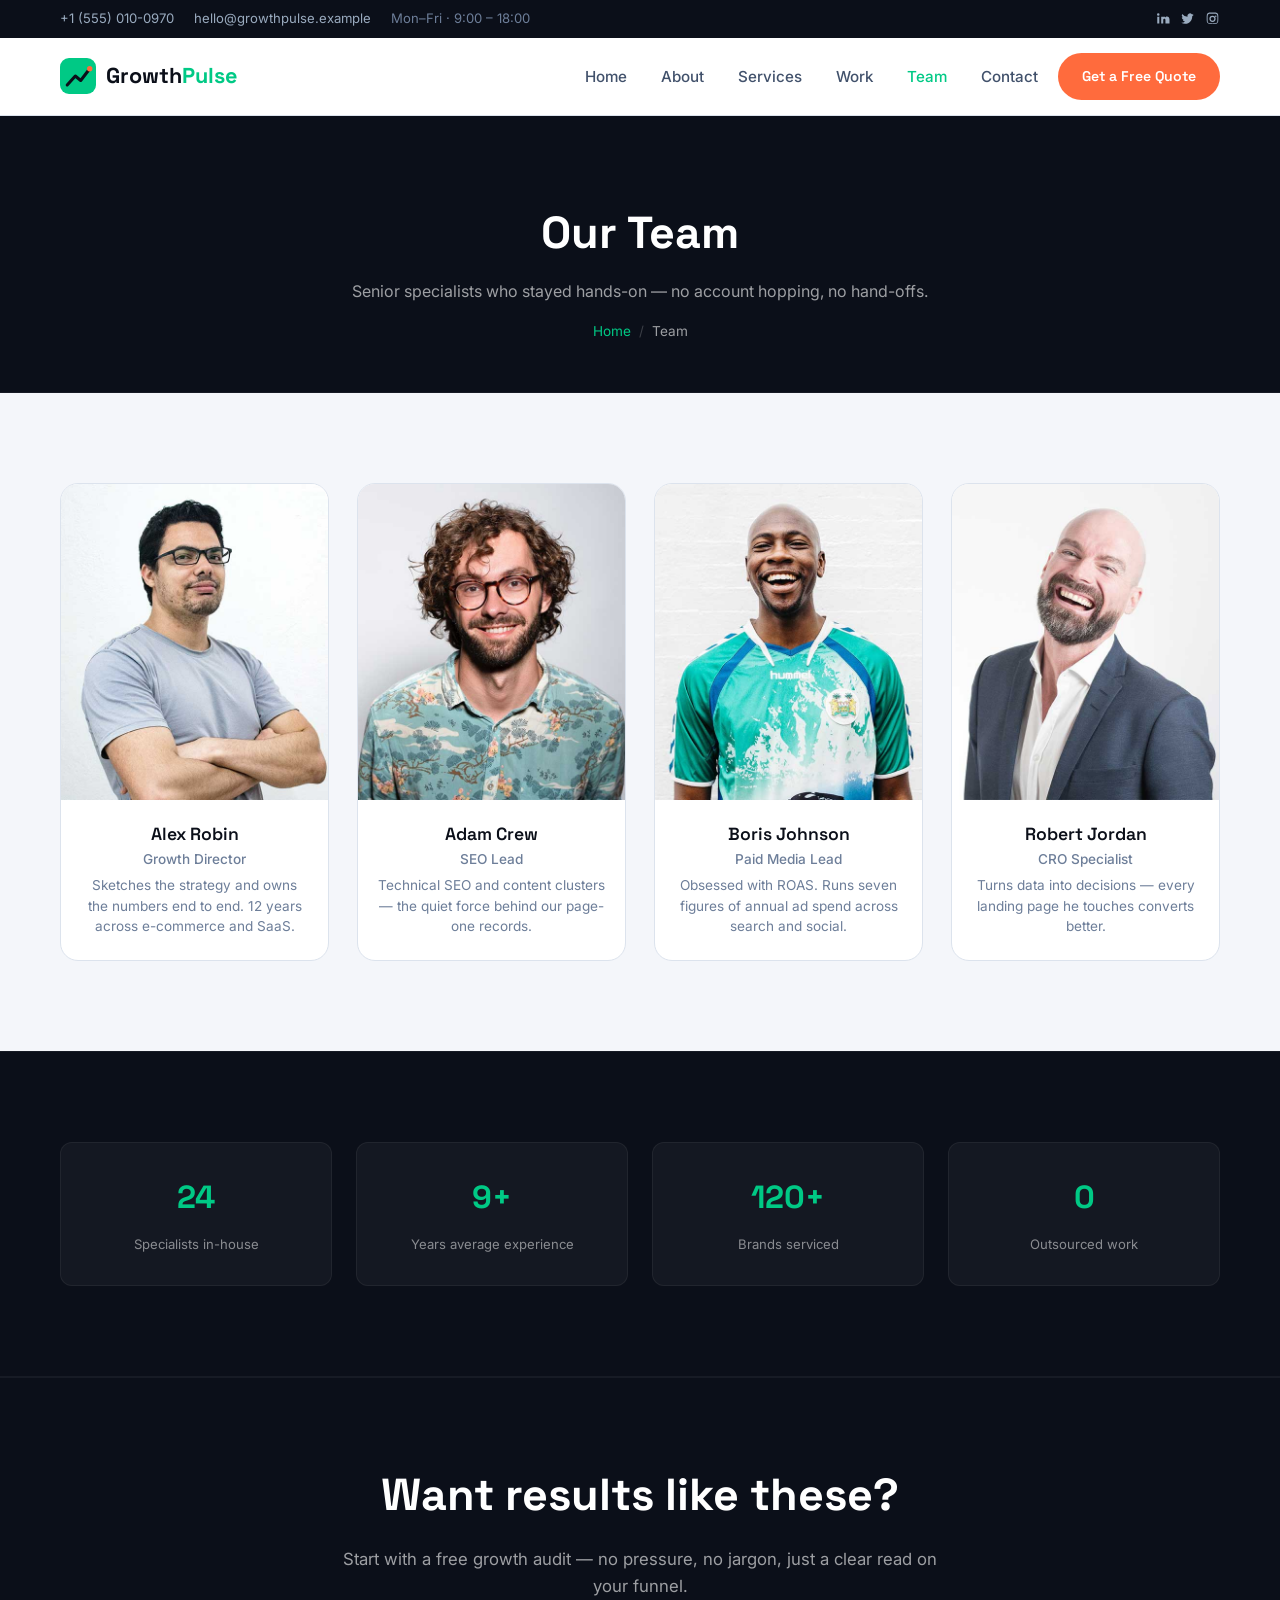
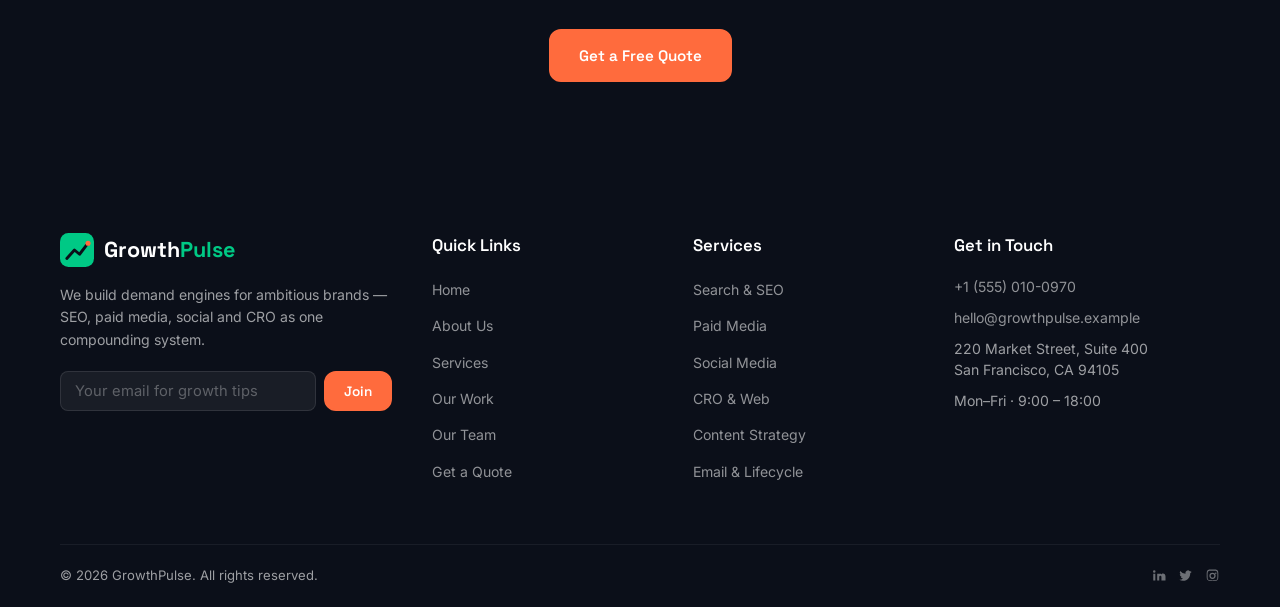
<file: team.html>
<!doctype html>
<html lang="en">
<head>
  <meta charset="utf-8">
  <meta name="viewport" content="width=device-width, initial-scale=1.0">
  <title>GrowthPulse — Digital Marketing That Compounds</title>
  <meta name="description" content="GrowthPulse is a digital marketing agency that turns brands into engines — SEO, paid ads, social and CRO that compound into measurable growth.">
  <link rel="icon" href="data:image/svg+xml,%3Csvg xmlns='http://www.w3.org/2000/svg' viewBox='0 0 32 32'%3E%3Crect width='32' height='32' rx='8' fill='%2300c985'/%3E%3Cpath d='M6 24l7-8 5 4 8-11' stroke='%230b0f19' stroke-width='3.2' fill='none' stroke-linecap='round' stroke-linejoin='round'/%3E%3C/svg%3E">
  <link rel="preconnect" href="https://fonts.googleapis.com">
  <link rel="preconnect" href="https://fonts.gstatic.com" crossorigin>
  <link href="https://fonts.googleapis.com/css2?family=Space+Grotesk:wght@400;500;600;700&family=Inter:wght@400;500;600;700&display=swap" rel="stylesheet">
  <link rel="stylesheet" href="assets/css/style.css">
</head>
<body>
  <a class="skip-link" href="#main">Skip to main content</a>


  <div class="topbar">
    <div class="container topbar-inner">
      <div class="topbar-contacts">
        <a href="tel:+15550100970">+1 (555) 010-0970</a>
        <a href="mailto:hello@growthpulse.example">hello@growthpulse.example</a>
        <span class="topbar-hours">Mon–Fri · 9:00 – 18:00</span>
      </div>
      <div class="topbar-social">
        <a href="#" aria-label="LinkedIn"><svg viewBox="0 0 24 24" width="15" height="15" fill="currentColor"><path d="M6.9 20H3.6V9h3.3v11zM5.2 7.5a2 2 0 1 1 0-4 2 2 0 0 1 0 4zM20 20h-3.3v-5.4c0-1.3-.5-2.2-1.7-2.2-.9 0-1.4.6-1.7 1.2-.1.2-.1.6-.1.9V20h-3.3V9H16v1.5c.5-.8 1.4-1.8 3.2-1.8 2.3 0 4 1.5 4 4.8V20z"/></svg></a>
        <a href="#" aria-label="Twitter"><svg viewBox="0 0 24 24" width="15" height="15" fill="currentColor"><path d="M22 5.9c-.7.3-1.5.6-2.3.7.8-.5 1.5-1.3 1.8-2.3-.8.5-1.7.8-2.6 1a4 4 0 0 0-6.9 3.7A11.5 11.5 0 0 1 3.5 4.8a4 4 0 0 0 1.2 5.4c-.6 0-1.3-.2-1.8-.5v.1a4 4 0 0 0 3.2 3.9c-.6.2-1.2.2-1.8.1a4 4 0 0 0 3.7 2.8A8 8 0 0 1 2 18.6a11.4 11.4 0 0 0 6.1 1.8c7.4 0 11.4-6.1 11.4-11.4v-.5c.8-.6 1.5-1.3 2.5-2.6z"/></svg></a>
        <a href="#" aria-label="Instagram"><svg viewBox="0 0 24 24" width="15" height="15" fill="currentColor"><path d="M12 2.2c2.7 0 3 0 4 .1 1 0 1.6.2 2.2.4.6.2 1.1.5 1.6 1 .5.5.8 1 1 1.6.2.6.4 1.2.4 2.2.1 1 .1 1.3.1 4s0 3-.1 4c0 1-.2 1.6-.4 2.2a4.3 4.3 0 0 1-1 1.6c-.5.5-1 .8-1.6 1-.6.2-1.2.4-2.2.4-1 .1-1.3.1-4 .1s-3 0-4-.1c-1 0-1.6-.2-2.2-.4a4.3 4.3 0 0 1-1.6-1c-.5-.5-.8-1-1-1.6-.2-.6-.4-1.2-.4-2.2-.1-1-.1-1.3-.1-4s0-3 .1-4c0-1 .2-1.6.4-2.2.2-.6.5-1.1 1-1.6.5-.5 1-.8 1.6-1 .6-.2 1.2-.4 2.2-.4 1-.1 1.3-.1 4-.1zm0 2c-2.7 0-3 0-4 .1-.9 0-1.4.2-1.7.3-.4.2-.7.4-1 .7-.3.3-.5.6-.7 1-.1.3-.3.8-.3 1.7-.1 1-.1 1.3-.1 4s0 3 .1 4c0 .9.2 1.4.3 1.7.2.4.4.7.7 1 .3.3.6.5 1 .7.3.1.8.3 1.7.3 1 .1 1.3.1 4 .1s3 0 4-.1c.9 0 1.4-.2 1.7-.3.4-.2.7-.4 1-.7.3-.3.5-.6.7-1 .1-.3.3-.8.3-1.7.1-1 .1-1.3.1-4s0-3-.1-4c0-.9-.2-1.4-.3-1.7a2.3 2.3 0 0 0-.7-1 2.3 2.3 0 0 0-1-.7c-.3-.1-.8-.3-1.7-.3-1-.1-1.3-.1-4-.1zm0 3.3a5 5 0 1 1 0 10 5 5 0 0 1 0-10zm0 2a3 3 0 1 0 0 6 3 3 0 0 0 0-6zm5.2-2.4a1.2 1.2 0 1 1 0 2.4 1.2 1.2 0 0 1 0-2.4z"/></svg></a>
      </div>
    </div>
  </div>

  <header class="header">
    <div class="container header-inner">
      <a href="index.html" class="logo" aria-label="GrowthPulse home">
        <svg viewBox="0 0 40 40" width="36" height="36" aria-hidden="true"><rect width="40" height="40" rx="10" fill="#00c985"/><path d="M8 30l9-10 6 5 10-13" stroke="#0b0f19" stroke-width="3.4" fill="none" stroke-linecap="round" stroke-linejoin="round"/><circle cx="33" cy="12" r="3" fill="#ff6b3d"/></svg>
        <span class="logo-name">Growth<em>Pulse</em></span>
      </a>
      <button class="nav-toggle" aria-expanded="false" aria-controls="nav-links">
        <span></span><span></span><span></span>
      </button>
      <nav class="nav-links" id="nav-links" aria-label="Primary">
        <a class="nav-link" href="index.html">Home</a>
        <a class="nav-link" href="about.html">About</a>
        <a class="nav-link" href="service.html">Services</a>
        <a class="nav-link" href="project.html">Work</a>
        <a class="nav-link" href="team.html">Team</a>
        <a class="nav-link" href="contact.html">Contact</a>
        <a href="quote.html" class="btn btn-cta">Get a Free Quote</a>
      </nav>
    </div>
  </header>



  <main id="main">

    <section class="page-banner">
      <div class="container">
        <h1>Our Team</h1>
        <p>Senior specialists who stayed hands-on — no account hopping, no hand-offs.</p>
        <nav class="breadcrumb" aria-label="Breadcrumb"><a href="index.html">Home</a><span class="sep">/</span><span class="current">Team</span></nav>
      </div>
    </section>

    <section class="section">
      <div class="container">
        <div class="team-grid">

          <article class="team-card reveal">
            <div class="team-media">
              <img src="assets/img/team-1.jpg" alt="Portrait of Alex Robin" loading="lazy">
              <div class="team-socials">
                <a href="#" aria-label="LinkedIn"><svg viewBox="0 0 24 24" width="15" height="15" fill="currentColor"><path d="M6.9 20H3.6V9h3.3v11zM5.2 7.5a2 2 0 1 1 0-4 2 2 0 0 1 0 4zM20 20h-3.3v-5.4c0-1.3-.5-2.2-1.7-2.2-.9 0-1.4.6-1.7 1.2-.1.2-.1.6-.1.9V20h-3.3V9H16v1.5c.5-.8 1.4-1.8 3.2-1.8 2.3 0 4 1.5 4 4.8V20z"/></svg></a>
                <a href="#" aria-label="Twitter"><svg viewBox="0 0 24 24" width="15" height="15" fill="currentColor"><path d="M22 5.9c-.7.3-1.5.6-2.3.7.8-.5 1.5-1.3 1.8-2.3-.8.5-1.7.8-2.6 1a4 4 0 0 0-6.9 3.7A11.5 11.5 0 0 1 3.5 4.8a4 4 0 0 0 1.2 5.4c-.6 0-1.3-.2-1.8-.5v.1a4 4 0 0 0 3.2 3.9c-.6.2-1.2.2-1.8.1a4 4 0 0 0 3.7 2.8A8 8 0 0 1 2 18.6a11.4 11.4 0 0 0 6.1 1.8c7.4 0 11.4-6.1 11.4-11.4v-.5c.8-.6 1.5-1.3 2.5-2.6z"/></svg></a>
                <a href="#" aria-label="Email"><svg viewBox="0 0 24 24" width="15" height="15" fill="currentColor"><path d="M3 5h18v14H3V5zm2 2v10h14V7l-7 5-7-5zm1 1 6 4.2L18 8v1.6l-6 4.3-6-4.3V8z"/></svg></a>
              </div>
            </div>
            <div class="team-body">
              <h3>Alex Robin</h3>
              <p class="team-role">Growth Director</p>
              <p>Sketches the strategy and owns the numbers end to end. 12 years across e-commerce and SaaS.</p>
            </div>
          </article>

          <article class="team-card reveal">
            <div class="team-media">
              <img src="assets/img/team-2.jpg" alt="Portrait of Adam Crew" loading="lazy">
              <div class="team-socials">
                <a href="#" aria-label="LinkedIn"><svg viewBox="0 0 24 24" width="15" height="15" fill="currentColor"><path d="M6.9 20H3.6V9h3.3v11zM5.2 7.5a2 2 0 1 1 0-4 2 2 0 0 1 0 4zM20 20h-3.3v-5.4c0-1.3-.5-2.2-1.7-2.2-.9 0-1.4.6-1.7 1.2-.1.2-.1.6-.1.9V20h-3.3V9H16v1.5c.5-.8 1.4-1.8 3.2-1.8 2.3 0 4 1.5 4 4.8V20z"/></svg></a>
                <a href="#" aria-label="Twitter"><svg viewBox="0 0 24 24" width="15" height="15" fill="currentColor"><path d="M22 5.9c-.7.3-1.5.6-2.3.7.8-.5 1.5-1.3 1.8-2.3-.8.5-1.7.8-2.6 1a4 4 0 0 0-6.9 3.7A11.5 11.5 0 0 1 3.5 4.8a4 4 0 0 0 1.2 5.4c-.6 0-1.3-.2-1.8-.5v.1a4 4 0 0 0 3.2 3.9c-.6.2-1.2.2-1.8.1a4 4 0 0 0 3.7 2.8A8 8 0 0 1 2 18.6a11.4 11.4 0 0 0 6.1 1.8c7.4 0 11.4-6.1 11.4-11.4v-.5c.8-.6 1.5-1.3 2.5-2.6z"/></svg></a>
                <a href="#" aria-label="Email"><svg viewBox="0 0 24 24" width="15" height="15" fill="currentColor"><path d="M3 5h18v14H3V5zm2 2v10h14V7l-7 5-7-5zm1 1 6 4.2L18 8v1.6l-6 4.3-6-4.3V8z"/></svg></a>
              </div>
            </div>
            <div class="team-body">
              <h3>Adam Crew</h3>
              <p class="team-role">SEO Lead</p>
              <p>Technical SEO and content clusters — the quiet force behind our page-one records.</p>
            </div>
          </article>

          <article class="team-card reveal">
            <div class="team-media">
              <img src="assets/img/team-3.jpg" alt="Portrait of Boris Johnson" loading="lazy">
              <div class="team-socials">
                <a href="#" aria-label="LinkedIn"><svg viewBox="0 0 24 24" width="15" height="15" fill="currentColor"><path d="M6.9 20H3.6V9h3.3v11zM5.2 7.5a2 2 0 1 1 0-4 2 2 0 0 1 0 4zM20 20h-3.3v-5.4c0-1.3-.5-2.2-1.7-2.2-.9 0-1.4.6-1.7 1.2-.1.2-.1.6-.1.9V20h-3.3V9H16v1.5c.5-.8 1.4-1.8 3.2-1.8 2.3 0 4 1.5 4 4.8V20z"/></svg></a>
                <a href="#" aria-label="Twitter"><svg viewBox="0 0 24 24" width="15" height="15" fill="currentColor"><path d="M22 5.9c-.7.3-1.5.6-2.3.7.8-.5 1.5-1.3 1.8-2.3-.8.5-1.7.8-2.6 1a4 4 0 0 0-6.9 3.7A11.5 11.5 0 0 1 3.5 4.8a4 4 0 0 0 1.2 5.4c-.6 0-1.3-.2-1.8-.5v.1a4 4 0 0 0 3.2 3.9c-.6.2-1.2.2-1.8.1a4 4 0 0 0 3.7 2.8A8 8 0 0 1 2 18.6a11.4 11.4 0 0 0 6.1 1.8c7.4 0 11.4-6.1 11.4-11.4v-.5c.8-.6 1.5-1.3 2.5-2.6z"/></svg></a>
                <a href="#" aria-label="Email"><svg viewBox="0 0 24 24" width="15" height="15" fill="currentColor"><path d="M3 5h18v14H3V5zm2 2v10h14V7l-7 5-7-5zm1 1 6 4.2L18 8v1.6l-6 4.3-6-4.3V8z"/></svg></a>
              </div>
            </div>
            <div class="team-body">
              <h3>Boris Johnson</h3>
              <p class="team-role">Paid Media Lead</p>
              <p>Obsessed with ROAS. Runs seven figures of annual ad spend across search and social.</p>
            </div>
          </article>

          <article class="team-card reveal">
            <div class="team-media">
              <img src="assets/img/team-4.jpg" alt="Portrait of Robert Jordan" loading="lazy">
              <div class="team-socials">
                <a href="#" aria-label="LinkedIn"><svg viewBox="0 0 24 24" width="15" height="15" fill="currentColor"><path d="M6.9 20H3.6V9h3.3v11zM5.2 7.5a2 2 0 1 1 0-4 2 2 0 0 1 0 4zM20 20h-3.3v-5.4c0-1.3-.5-2.2-1.7-2.2-.9 0-1.4.6-1.7 1.2-.1.2-.1.6-.1.9V20h-3.3V9H16v1.5c.5-.8 1.4-1.8 3.2-1.8 2.3 0 4 1.5 4 4.8V20z"/></svg></a>
                <a href="#" aria-label="Twitter"><svg viewBox="0 0 24 24" width="15" height="15" fill="currentColor"><path d="M22 5.9c-.7.3-1.5.6-2.3.7.8-.5 1.5-1.3 1.8-2.3-.8.5-1.7.8-2.6 1a4 4 0 0 0-6.9 3.7A11.5 11.5 0 0 1 3.5 4.8a4 4 0 0 0 1.2 5.4c-.6 0-1.3-.2-1.8-.5v.1a4 4 0 0 0 3.2 3.9c-.6.2-1.2.2-1.8.1a4 4 0 0 0 3.7 2.8A8 8 0 0 1 2 18.6a11.4 11.4 0 0 0 6.1 1.8c7.4 0 11.4-6.1 11.4-11.4v-.5c.8-.6 1.5-1.3 2.5-2.6z"/></svg></a>
                <a href="#" aria-label="Email"><svg viewBox="0 0 24 24" width="15" height="15" fill="currentColor"><path d="M3 5h18v14H3V5zm2 2v10h14V7l-7 5-7-5zm1 1 6 4.2L18 8v1.6l-6 4.3-6-4.3V8z"/></svg></a>
              </div>
            </div>
            <div class="team-body">
              <h3>Robert Jordan</h3>
              <p class="team-role">CRO Specialist</p>
              <p>Turns data into decisions — every landing page he touches converts better.</p>
            </div>
          </article>
        </div>
      </div>
    </section>

    <section class="section section-dark">
      <div class="container">
        <div class="stat-band">
          <div class="stat-card reveal"><strong>24</strong><span>Specialists in-house</span></div>
          <div class="stat-card reveal"><strong>9+</strong><span>Years average experience</span></div>
          <div class="stat-card reveal"><strong>120+</strong><span>Brands serviced</span></div>
          <div class="stat-card reveal"><strong>0</strong><span>Outsourced work</span></div>
        </div>
      </div>
    </section>

    <section class="cta-section">
      <div class="container cta-inner reveal">
        <h2>Want results like these?</h2>
        <p>Start with a free growth audit — no pressure, no jargon, just a clear read on your funnel.</p>
        <a href="quote.html" class="btn btn-accent">Get a Free Quote</a>
      </div>
    </section>
  </main>
  <footer class="footer">
    <div class="container">
      <div class="footer-grid">
        <div class="footer-brand">
          <a href="index.html" class="logo logo-light" aria-label="GrowthPulse home">
            <svg viewBox="0 0 40 40" width="34" height="34" aria-hidden="true"><rect width="40" height="40" rx="10" fill="#00c985"/><path d="M8 30l9-10 6 5 10-13" stroke="#0b0f19" stroke-width="3.4" fill="none" stroke-linecap="round" stroke-linejoin="round"/><circle cx="33" cy="12" r="3" fill="#ff6b3d"/></svg>
            <span class="logo-name">Growth<em>Pulse</em></span>
          </a>
          <p>We build demand engines for ambitious brands — SEO, paid media, social and CRO as one compounding system.</p>
          <form class="newsletter" data-form novalidate>
            <label class="sr-only" for="nl-email">Email address</label>
            <input class="form-control" id="nl-email" type="email" placeholder="Your email for growth tips" required>
            <button type="submit" class="btn btn-accent btn-sm">Join</button>
            <p class="form-ok" hidden>You're in — growth tips on the way. 🚀</p>
            <p class="form-err" hidden>Please enter a valid email.</p>
          </form>
        </div>
        <div class="footer-col">
          <h4>Quick Links</h4>
          <ul>
            <li><a href="index.html">Home</a></li>
            <li><a href="about.html">About Us</a></li>
            <li><a href="service.html">Services</a></li>
            <li><a href="project.html">Our Work</a></li>
            <li><a href="team.html">Our Team</a></li>
            <li><a href="quote.html">Get a Quote</a></li>
          </ul>
        </div>
        <div class="footer-col">
          <h4>Services</h4>
          <ul>
            <li><a href="service.html">Search &amp; SEO</a></li>
            <li><a href="service.html">Paid Media</a></li>
            <li><a href="service.html">Social Media</a></li>
            <li><a href="service.html">CRO &amp; Web</a></li>
            <li><a href="service.html">Content Strategy</a></li>
            <li><a href="service.html">Email &amp; Lifecycle</a></li>
          </ul>
        </div>
        <div class="footer-col footer-contact">
          <h4>Get in Touch</h4>
          <ul>
            <li><a href="tel:+15550100970">+1 (555) 010-0970</a></li>
            <li><a href="mailto:hello@growthpulse.example">hello@growthpulse.example</a></li>
            <li>220 Market Street, Suite 400<br>San Francisco, CA 94105</li>
            <li>Mon–Fri · 9:00 – 18:00</li>
          </ul>
        </div>
      </div>
      <div class="footer-bottom">
        <p>© <span data-year>2026</span> GrowthPulse. All rights reserved.</p>
        <div class="footer-social">
          <a href="#" aria-label="LinkedIn"><svg viewBox="0 0 24 24" width="15" height="15" fill="currentColor"><path d="M6.9 20H3.6V9h3.3v11zM5.2 7.5a2 2 0 1 1 0-4 2 2 0 0 1 0 4zM20 20h-3.3v-5.4c0-1.3-.5-2.2-1.7-2.2-.9 0-1.4.6-1.7 1.2-.1.2-.1.6-.1.9V20h-3.3V9H16v1.5c.5-.8 1.4-1.8 3.2-1.8 2.3 0 4 1.5 4 4.8V20z"/></svg></a>
          <a href="#" aria-label="Twitter"><svg viewBox="0 0 24 24" width="15" height="15" fill="currentColor"><path d="M22 5.9c-.7.3-1.5.6-2.3.7.8-.5 1.5-1.3 1.8-2.3-.8.5-1.7.8-2.6 1a4 4 0 0 0-6.9 3.7A11.5 11.5 0 0 1 3.5 4.8a4 4 0 0 0 1.2 5.4c-.6 0-1.3-.2-1.8-.5v.1a4 4 0 0 0 3.2 3.9c-.6.2-1.2.2-1.8.1a4 4 0 0 0 3.7 2.8A8 8 0 0 1 2 18.6a11.4 11.4 0 0 0 6.1 1.8c7.4 0 11.4-6.1 11.4-11.4v-.5c.8-.6 1.5-1.3 2.5-2.6z"/></svg></a>
          <a href="#" aria-label="Instagram"><svg viewBox="0 0 24 24" width="15" height="15" fill="currentColor"><path d="M12 2.2c2.7 0 3 0 4 .1 1 0 1.6.2 2.2.4.6.2 1.1.5 1.6 1 .5.5.8 1 1 1.6.2.6.4 1.2.4 2.2.1 1 .1 1.3.1 4s0 3-.1 4c0 1-.2 1.6-.4 2.2a4.3 4.3 0 0 1-1 1.6c-.5.5-1 .8-1.6 1-.6.2-1.2.4-2.2.4-1 .1-1.3.1-4 .1s-3 0-4-.1c-1 0-1.6-.2-2.2-.4a4.3 4.3 0 0 1-1.6-1c-.5-.5-.8-1-1-1.6-.2-.6-.4-1.2-.4-2.2-.1-1-.1-1.3-.1-4s0-3 .1-4c0-1 .2-1.6.4-2.2.2-.6.5-1.1 1-1.6.5-.5 1-.8 1.6-1 .6-.2 1.2-.4 2.2-.4 1-.1 1.3-.1 4-.1zm0 2c-2.7 0-3 0-4 .1-.9 0-1.4.2-1.7.3-.4.2-.7.4-1 .7-.3.3-.5.6-.7 1-.1.3-.3.8-.3 1.7-.1 1-.1 1.3-.1 4s0 3 .1 4c0 .9.2 1.4.3 1.7.2.4.4.7.7 1 .3.3.6.5 1 .7.3.1.8.3 1.7.3 1 .1 1.3.1 4 .1s3 0 4-.1c.9 0 1.4-.2 1.7-.3.4-.2.7-.4 1-.7.3-.3.5-.6.7-1 .1-.3.3-.8.3-1.7.1-1 .1-1.3.1-4s0-3-.1-4c0-.9-.2-1.4-.3-1.7a2.3 2.3 0 0 0-.7-1 2.3 2.3 0 0 0-1-.7c-.3-.1-.8-.3-1.7-.3-1-.1-1.3-.1-4-.1zm0 3.3a5 5 0 1 1 0 10 5 5 0 0 1 0-10zm0 2a3 3 0 1 0 0 6 3 3 0 0 0 0-6zm5.2-2.4a1.2 1.2 0 1 1 0 2.4 1.2 1.2 0 0 1 0-2.4z"/></svg></a>
        </div>
      </div>
    </div>
  </footer>

  <button class="back-to-top" aria-label="Back to top">↑</button>
  <script src="assets/js/main.js"></script>
</body>
</html>
</file>
<file: assets/css/style.css>
/* ===== GrowthPulse — Design System ===== */

/* --- Tokens --- */
:root {
  --clr-bg: #f4f6fa;
  --clr-bg-alt: #eaeef5;
  --clr-dark: #0b0f19;
  --clr-dark-2: #121826;
  --clr-dark-3: #1c2334;
  --clr-primary: #00c985;
  --clr-primary-deep: #009966;
  --clr-accent: #ff6b3d;
  --clr-accent-deep: #e8552a;
  --clr-ink: #0b0f19;
  --clr-text: #41516b;
  --clr-text-light: #6d7e99;
  --clr-muted: #9aabbf;
  --clr-line: #dce3ed;
  --font-display: 'Space Grotesk', sans-serif;
  --font-body: 'Inter', sans-serif;
  --container: 1200px;
  --radius: 12px;
  --radius-lg: 18px;
  --header-h: 78px;
  --transition: 0.3s ease;
}
*, *::before, *::after { box-sizing: border-box; margin: 0; padding: 0; }
html { scroll-behavior: smooth; }
body {
  font-family: var(--font-body);
  font-size: 1rem;
  line-height: 1.65;
  color: var(--clr-text);
  background: var(--clr-bg);
  overflow-x: hidden;
  -webkit-font-smoothing: antialiased;
}
img { max-width: 100%; height: auto; display: block; }
a { color: var(--clr-primary-deep); text-decoration: none; transition: color var(--transition); }
a:hover { color: var(--clr-primary); }
ul { list-style: none; }
.container {
  max-width: var(--container);
  margin: 0 auto;
  padding: 0 20px;
}
.sr-only { position: absolute; width: 1px; height: 1px; overflow: hidden; clip: rect(0 0 0 0); white-space: nowrap; }

/* --- Skip-link --- */
.skip-link {
  position: absolute;
  top: -100%;
  left: 0;
  z-index: 1000;
  background: var(--clr-primary);
  color: var(--clr-ink);
  padding: 10px 20px;
  font-weight: 600;
}
.skip-link:focus { top: 0; }

/* --- Topbar --- */
.topbar {
  background: var(--clr-dark);
  color: var(--clr-muted);
  font-size: 0.82rem;
  padding: 8px 0;
  display: none;
}
.topbar-inner {
  display: flex;
  justify-content: space-between;
  align-items: center;
  gap: 20px;
}
.topbar-contacts { display: flex; gap: 20px; flex-wrap: wrap; }
.topbar-contacts a { color: var(--clr-muted); }
.topbar-contacts a:hover { color: var(--clr-primary); }
.topbar-hours { color: var(--clr-text-light); }
.topbar-social { display: flex; gap: 10px; }
.topbar-social a { color: var(--clr-muted); display: flex; }
.topbar-social a:hover { color: var(--clr-primary); }
@media (min-width: 768px) { .topbar { display: block; } }

/* --- Header / Nav --- */
.header {
  position: sticky;
  top: 0;
  z-index: 100;
  background: rgba(255,255,255,0.95);
  backdrop-filter: blur(10px);
  -webkit-backdrop-filter: blur(10px);
  border-bottom: 1px solid var(--clr-line);
  height: var(--header-h);
}
.header-inner {
  display: flex;
  justify-content: space-between;
  align-items: center;
  height: 100%;
}
.logo {
  display: flex;
  align-items: center;
  gap: 10px;
  color: var(--clr-ink);
  font-family: var(--font-display);
  font-weight: 700;
  font-size: 1.35rem;
}
.logo:hover { color: var(--clr-ink); }
.logo-name em { color: var(--clr-primary); font-style: normal; }
.logo-light .logo-name { color: #fff; }
.logo-light .logo-name em { color: var(--clr-primary); }
.nav-toggle {
  display: flex;
  flex-direction: column;
  gap: 5px;
  background: none;
  border: none;
  cursor: pointer;
  padding: 5px;
}
.nav-toggle span {
  display: block;
  width: 24px;
  height: 2.5px;
  background: var(--clr-ink);
  border-radius: 2px;
  transition: transform var(--transition), opacity var(--transition);
}
.nav-links {
  display: none;
  position: absolute;
  top: var(--header-h);
  left: 0;
  right: 0;
  background: #fff;
  border-bottom: 1px solid var(--clr-line);
  flex-direction: column;
  padding: 10px 0;
  box-shadow: 0 4px 20px rgba(0,0,0,0.08);
}
.nav-links.open { display: flex; }
.nav-link {
  padding: 10px 24px;
  color: var(--clr-text);
  font-weight: 500;
  font-size: 0.95rem;
  transition: color var(--transition);
}
.nav-link:hover,
.nav-link.active { color: var(--clr-primary); }
.nav-toggle[aria-expanded="true"] span:nth-child(1) { transform: rotate(45deg) translate(5px,5px); }
.nav-toggle[aria-expanded="true"] span:nth-child(2) { opacity: 0; }
.nav-toggle[aria-expanded="true"] span:nth-child(3) { transform: rotate(-45deg) translate(5px,-5px); }
@media (min-width: 768px) {
  .nav-toggle { display: none; }
  .nav-links {
    display: flex;
    position: static;
    flex-direction: row;
    align-items: center;
    gap: 6px;
    background: none;
    border: none;
    box-shadow: none;
    padding: 0;
  }
  .nav-link { padding: 8px 14px; }
}

/* --- Buttons --- */
.btn {
  display: inline-flex;
  align-items: center;
  justify-content: center;
  gap: 8px;
  font-family: var(--font-display);
  font-weight: 600;
  font-size: 0.95rem;
  padding: 12px 28px;
  border-radius: var(--radius);
  border: 2px solid transparent;
  cursor: pointer;
  transition: all var(--transition);
  white-space: nowrap;
}
.btn-primary {
  background: var(--clr-primary);
  color: var(--clr-ink);
  border-color: var(--clr-primary);
}
.btn-primary:hover { background: var(--clr-primary-deep); border-color: var(--clr-primary-deep); color: var(--clr-ink); }
.btn-accent {
  background: var(--clr-accent);
  color: #fff;
  border-color: var(--clr-accent);
}
.btn-accent:hover { background: var(--clr-accent-deep); border-color: var(--clr-accent-deep); color: #fff; }
.btn-ghost {
  background: transparent;
  color: #fff;
  border-color: rgba(255,255,255,0.3);
}
.btn-ghost:hover { border-color: #fff; color: #fff; background: rgba(255,255,255,0.1); }
.btn-cta {
  background: var(--clr-accent);
  color: #fff;
  padding: 10px 22px;
  font-size: 0.88rem;
  border-radius: 50px;
}
.btn-cta:hover { background: var(--clr-accent-deep); color: #fff; }
.btn-link {
  background: none;
  color: var(--clr-primary-deep);
  padding: 0;
  font-weight: 600;
  border: none;
  font-size: 0.95rem;
}
.btn-link:hover { color: var(--clr-primary); }
.btn-sm { padding: 8px 18px; font-size: 0.85rem; }
.btn-lg { padding: 14px 36px; font-size: 1.05rem; }

/* --- Hero --- */
.hero {
  position: relative;
  min-height: 92vh;
  display: flex;
  align-items: center;
  overflow: hidden;
  padding: 120px 0 80px;
}
.hero-bg {
  position: absolute;
  inset: 0;
  z-index: 0;
}
.hero-bg img {
  position: absolute;
  inset: 0;
  width: 100%;
  height: 100%;
  object-fit: cover;
  opacity: 0;
  transition: opacity 1.2s ease;
}
.hero-bg img.active { opacity: 1; }
.hero-overlay {
  position: absolute;
  inset: 0;
  z-index: 1;
  background: linear-gradient(135deg, rgba(11,15,25,0.87) 0%, rgba(11,15,25,0.65) 100%);
}
.hero-inner {
  position: relative;
  z-index: 2;
  display: flex;
  align-items: center;
  gap: 60px;
  width: 100%;
}
.hero-copy { flex: 1 1 50%; }
.hero-tag {
  display: inline-flex;
  align-items: center;
  gap: 8px;
  color: var(--clr-primary);
  font-family: var(--font-display);
  font-weight: 500;
  font-size: 0.85rem;
  text-transform: uppercase;
  letter-spacing: 0.08em;
  background: rgba(0,201,133,0.12);
  border: 1px solid rgba(0,201,133,0.25);
  padding: 6px 16px;
  border-radius: 50px;
  margin-bottom: 20px;
}
.pulse-dot {
  display: inline-block;
  width: 8px;
  height: 8px;
  border-radius: 50%;
  background: var(--clr-primary);
  animation: pulse 1.8s ease-in-out infinite;
}
@keyframes pulse {
  0%, 100% { opacity: 1; transform: scale(1); }
  50% { opacity: 0.5; transform: scale(0.75); }
}
.hero-copy h1 {
  font-family: var(--font-display);
  font-size: clamp(2.6rem, 5.5vw, 4.2rem);
  font-weight: 700;
  line-height: 1.1;
  color: #fff;
  margin-bottom: 16px;
}
.hero-copy h1 em { color: var(--clr-primary); font-style: normal; }
.hero-sub {
  font-size: 1.1rem;
  color: rgba(255,255,255,0.7);
  max-width: 580px;
  margin-bottom: 28px;
  line-height: 1.6;
}
.hero-actions { display: flex; gap: 14px; flex-wrap: wrap; margin-bottom: 30px; }
.hero-trust {
  display: flex;
  align-items: center;
  gap: 14px;
  color: rgba(255,255,255,0.6);
  font-size: 0.85rem;
}
.hero-avatars { display: flex; }
.hero-avatars span {
  display: flex;
  align-items: center;
  justify-content: center;
  width: 34px;
  height: 34px;
  border-radius: 50%;
  background: var(--clr-primary);
  color: var(--clr-ink);
  font-family: var(--font-display);
  font-weight: 600;
  font-size: 0.7rem;
  border: 2px solid var(--clr-dark);
  margin-right: -8px;
}
.hero-avatars span:last-child { margin-right: 0; }
.hero-trust strong { color: rgba(255,255,255,0.85); }

/* --- Hero Dashboard --- */
.hero-dash {
  flex: 0 0 380px;
  background: rgba(255,255,255,0.05);
  backdrop-filter: blur(18px);
  -webkit-backdrop-filter: blur(18px);
  border: 1px solid rgba(255,255,255,0.1);
  border-radius: var(--radius-lg);
  padding: 24px;
}
.dash-head {
  display: flex;
  justify-content: space-between;
  align-items: center;
  margin-bottom: 18px;
}
.dash-title {
  display: flex;
  align-items: center;
  gap: 8px;
  color: #fff;
  font-family: var(--font-display);
  font-weight: 600;
  font-size: 0.9rem;
}
.dash-title em {
  font-style: normal;
  color: var(--clr-primary);
  font-size: 0.7rem;
  background: rgba(0,201,133,0.2);
  padding: 2px 8px;
  border-radius: 4px;
}
.dash-dot {
  width: 8px; height: 8px;
  border-radius: 50%;
  background: var(--clr-primary);
  animation: pulse 1.8s ease-in-out infinite;
}
.dash-period { color: var(--clr-muted); font-size: 0.78rem; }
.dash-kpis {
  display: grid;
  grid-template-columns: repeat(3,1fr);
  gap: 12px;
  margin-bottom: 16px;
}
.dash-kpis div {
  text-align: center;
  padding: 10px 6px;
  background: rgba(255,255,255,0.05);
  border-radius: 8px;
}
.dash-kpis div strong {
  display: block;
  color: var(--clr-primary);
  font-family: var(--font-display);
  font-size: 1.2rem;
  font-weight: 700;
}
.dash-kpis div span {
  color: var(--clr-muted);
  font-size: 0.7rem;
}
.dash-chart {
  width: 100%;
  height: 80px;
  margin-bottom: 12px;
}
.dash-grid { fill: none; stroke: rgba(255,255,255,0.06); stroke-width: 1; }
.dash-area { fill: url(#grad); }
.dash-area { fill: rgba(0,201,133,0.12); }
.dash-line { fill: none; stroke: var(--clr-primary); stroke-width: 2.5; filter: drop-shadow(0 0 6px rgba(0,201,133,0.4)); }
.dash-chart circle { fill: var(--clr-primary); filter: drop-shadow(0 0 8px rgba(0,201,133,0.6)); }
.dash-foot {
  display: flex;
  justify-content: space-between;
  font-size: 0.8rem;
  color: var(--clr-muted);
}
.dash-foot strong { color: var(--clr-primary); }
@media (max-width: 992px) {
  .hero { min-height: 0; padding: 100px 0 60px; }
  .hero-inner { flex-direction: column; gap: 40px; }
  .hero-dash { flex: 0 0 auto; width: 100%; max-width: 420px; }
}

/* --- Marquee --- */
.marquee {
  background: var(--clr-dark);
  border-top: 1px solid rgba(255,255,255,0.05);
  border-bottom: 1px solid rgba(255,255,255,0.05);
  padding: 18px 0;
  overflow: hidden;
}
.marquee-track {
  display: flex;
  gap: 48px;
  animation: marquee 30s linear infinite;
  width: fit-content;
}
.marquee-track span {
  color: rgba(255,255,255,0.15);
  font-family: var(--font-display);
  font-weight: 700;
  font-size: 1.1rem;
  letter-spacing: 0.15em;
  white-space: nowrap;
}
@keyframes marquee {
  0% { transform: translateX(0); }
  100% { transform: translateX(-50%); }
}

/* --- Sections --- */
.section {
  padding: 90px 0;
}
.section-alt { background: var(--clr-bg-alt); }
.section-dark {
  background: var(--clr-dark);
  border-top: 1px solid rgba(255,255,255,0.05);
  border-bottom: 1px solid rgba(255,255,255,0.05);
}
.section-head {
  text-align: center;
  margin-bottom: 52px;
  max-width: 700px;
  margin-left: auto;
  margin-right: auto;
}
.section-head.light { color: #fff; }
.section-head.light * { color: inherit; }
.section-head.light .section-sub { color: rgba(255,255,255,0.6); }
.eyebrow {
  display: inline-block;
  font-family: var(--font-display);
  font-weight: 600;
  font-size: 0.8rem;
  text-transform: uppercase;
  letter-spacing: 0.12em;
  color: var(--clr-primary);
  background: rgba(0,201,133,0.1);
  padding: 4px 14px;
  border-radius: 50px;
  margin-bottom: 14px;
}
.section-title {
  font-family: var(--font-display);
  font-size: clamp(1.9rem, 3.5vw, 2.8rem);
  font-weight: 700;
  color: var(--clr-ink);
  margin-bottom: 14px;
  line-height: 1.2;
}
.section-sub {
  color: var(--clr-text-light);
  font-size: 1.05rem;
  line-height: 1.6;
}

/* --- Grids --- */
.grid { display: grid; gap: 28px; }
.grid-2 { grid-template-columns: repeat(2,1fr); }
.grid-3 { grid-template-columns: repeat(3,1fr); }
@media (max-width: 992px) { .grid-3 { grid-template-columns: repeat(2,1fr); } }
@media (max-width: 768px) { .grid-2, .grid-3 { grid-template-columns: 1fr; } }

/* --- Service Card --- */
.service-card {
  background: #fff;
  border: 1px solid var(--clr-line);
  border-radius: var(--radius-lg);
  padding: 32px 28px;
  transition: transform var(--transition), box-shadow var(--transition);
}
.service-card:hover {
  transform: translateY(-4px);
  box-shadow: 0 12px 40px rgba(0,0,0,0.06);
}
.service-icon {
  display: inline-flex;
  align-items: center;
  justify-content: center;
  width: 48px;
  height: 48px;
  border-radius: 12px;
  background: rgba(0,201,133,0.1);
  color: var(--clr-primary);
  margin-bottom: 14px;
}
.service-tag {
  display: inline-block;
  font-family: var(--font-display);
  font-size: 0.72rem;
  font-weight: 600;
  text-transform: uppercase;
  letter-spacing: 0.08em;
  color: var(--clr-muted);
  margin-bottom: 8px;
}
.service-card h3 {
  font-family: var(--font-display);
  font-size: 1.25rem;
  font-weight: 600;
  color: var(--clr-ink);
  margin-bottom: 10px;
}
.service-card p { color: var(--clr-text-light); font-size: 0.92rem; line-height: 1.6; margin-bottom: 16px; }
.service-link {
  font-family: var(--font-display);
  font-weight: 600;
  font-size: 0.88rem;
  color: var(--clr-primary-deep);
}
.service-link:hover { color: var(--clr-primary); }

/* --- Stat Band --- */
.stat-band {
  display: grid;
  grid-template-columns: repeat(4,1fr);
  gap: 24px;
}
.stat-card {
  text-align: center;
  padding: 28px 16px;
  background: rgba(255,255,255,0.04);
  border: 1px solid rgba(255,255,255,0.06);
  border-radius: var(--radius);
  transition: transform var(--transition), background var(--transition);
}
.stat-card:hover { transform: translateY(-3px); background: rgba(255,255,255,0.07); }
.stat-card strong {
  display: block;
  font-family: var(--font-display);
  font-size: 2rem;
  font-weight: 700;
  color: var(--clr-primary);
  margin-bottom: 6px;
}
.stat-card span {
  color: rgba(255,255,255,0.5);
  font-size: 0.82rem;
}
@media (max-width: 768px) { .stat-band { grid-template-columns: repeat(2,1fr); } }

/* --- Split --- */
.split {
  display: grid;
  grid-template-columns: 1fr 1fr;
  gap: 60px;
  align-items: center;
}
.split-media { position: relative; }
.split-media img { border-radius: var(--radius-lg); width: 100%; }
.exp-badge {
  position: absolute;
  bottom: -16px;
  right: -16px;
  background: var(--clr-accent);
  color: #fff;
  padding: 14px 20px;
  border-radius: var(--radius);
  text-align: center;
  font-family: var(--font-display);
  line-height: 1.2;
}
.exp-badge strong { display: block; font-size: 1.6rem; font-weight: 700; }
.exp-badge span { font-size: 0.78rem; opacity: 0.9; }
.split-copy .eyebrow { margin-bottom: 10px; }
.split-copy .section-title { margin-bottom: 16px; }
.split-copy > p { color: var(--clr-text-light); margin-bottom: 20px; font-size: 0.95rem; }
.check-list { margin-bottom: 24px; }
.check-list li {
  position: relative;
  padding-left: 26px;
  margin-bottom: 10px;
  color: var(--clr-text);
  font-size: 0.95rem;
}
.check-list li::before {
  content: '';
  position: absolute;
  left: 0;
  top: 6px;
  width: 16px;
  height: 16px;
  background: var(--clr-primary);
  border-radius: 50%;
  display: flex;
  align-items: center;
  justify-content: center;
  color: var(--clr-ink);
  font-size: 10px;
  font-weight: 700;
  content: '✓';
  line-height: 16px;
  text-align: center;
}
.split-actions { display: flex; gap: 16px; align-items: center; }
@media (max-width: 992px) { .split { grid-template-columns: 1fr; gap: 40px; } }

/* --- Bento Project Grid --- */
.bento {
  display: grid;
  grid-template-columns: 2fr 1fr;
  grid-template-rows: auto auto;
  gap: 20px;
}
.bento-tile {
  position: relative;
  display: block;
  border-radius: var(--radius-lg);
  overflow: hidden;
  aspect-ratio: 4/3;
}
.bento-tile img {
  width: 100%;
  height: 100%;
  object-fit: cover;
  transition: transform 0.5s ease;
}
.bento-tile:hover img { transform: scale(1.06); }
.bento-tile.tile-lg { aspect-ratio: 16/9; }
.bento-tile:nth-child(1) { grid-column: 1; grid-row: 1 / 3; }
.bento-tile:nth-child(2) { grid-column: 2; grid-row: 1; }
.bento-tile:nth-child(3) { grid-column: 2; grid-row: 2; }
.bento-tile:nth-child(4) { grid-column: 1; grid-row: 3; }
.bento-overlay {
  position: absolute;
  inset: 0;
  background: linear-gradient(transparent 40%, rgba(11,15,25,0.85));
  display: flex;
  flex-direction: column;
  justify-content: flex-end;
  padding: 24px;
  opacity: 0;
  transition: opacity var(--transition);
}
.bento-tile:hover .bento-overlay { opacity: 1; }
.bento-tag {
  display: inline-block;
  font-family: var(--font-display);
  font-size: 0.7rem;
  font-weight: 600;
  text-transform: uppercase;
  letter-spacing: 0.08em;
  color: var(--clr-primary);
  margin-bottom: 6px;
}
.bento-overlay strong {
  color: #fff;
  font-family: var(--font-display);
  font-size: 1.15rem;
  font-weight: 600;
}
.bento-overlay em {
  color: rgba(255,255,255,0.6);
  font-style: normal;
  font-size: 0.85rem;
}
@media (max-width: 768px) {
  .bento { grid-template-columns: 1fr; }
  .bento-tile:nth-child(1) { grid-column: 1; grid-row: auto; }
  .bento-tile:nth-child(2) { grid-column: 1; grid-row: auto; }
  .bento-tile:nth-child(3) { grid-column: 1; grid-row: auto; }
  .bento-tile:nth-child(4) { grid-column: 1; grid-row: auto; }
  .bento-tile { aspect-ratio: 16/9; }
  .bento-overlay { opacity: 1; }
}

/* --- Sprint (process) --- */
.sprint {
  display: grid;
  grid-template-columns: repeat(4,1fr);
  gap: 24px;
}
.sprint-step {
  background: rgba(255,255,255,0.04);
  border: 1px solid rgba(255,255,255,0.06);
  border-radius: var(--radius-lg);
  padding: 32px 24px;
  transition: transform var(--transition), background var(--transition);
}
.sprint-step:hover { transform: translateY(-4px); background: rgba(255,255,255,0.07); }
.sprint-num {
  display: inline-block;
  font-family: var(--font-display);
  font-size: 2.2rem;
  font-weight: 700;
  color: var(--clr-primary);
  opacity: 0.5;
  margin-bottom: 12px;
  line-height: 1;
}
.sprint-step h3 {
  font-family: var(--font-display);
  font-size: 1.2rem;
  font-weight: 600;
  color: #fff;
  margin-bottom: 10px;
}
.sprint-step p {
  font-size: 0.9rem;
  color: rgba(255,255,255,0.5);
  line-height: 1.6;
}
@media (max-width: 992px) { .sprint { grid-template-columns: repeat(2,1fr); } }
@media (max-width: 576px) { .sprint { grid-template-columns: 1fr; } }

/* --- Testimonial --- */
.testimonial-card {
  background: #fff;
  border: 1px solid var(--clr-line);
  border-radius: var(--radius-lg);
  padding: 32px 28px;
  transition: transform var(--transition), box-shadow var(--transition);
}
.testimonial-card:hover { transform: translateY(-3px); box-shadow: 0 8px 30px rgba(0,0,0,0.05); }
.quote-mark {
  font-size: 3rem;
  line-height: 1;
  color: var(--clr-primary);
  opacity: 0.3;
  display: block;
  margin-bottom: -8px;
}
.stars { color: #f59e0b; font-size: 0.9rem; letter-spacing: 2px; margin-bottom: 14px; }
.testimonial-card p {
  color: var(--clr-text);
  font-size: 0.95rem;
  line-height: 1.7;
  margin-bottom: 20px;
}
.testimonial-author { display: flex; align-items: center; gap: 12px; }
.avatar {
  display: flex;
  align-items: center;
  justify-content: center;
  width: 44px;
  height: 44px;
  border-radius: 50%;
  background: var(--clr-primary);
  color: var(--clr-ink);
  font-family: var(--font-display);
  font-weight: 600;
  font-size: 0.78rem;
  flex-shrink: 0;
}
.testimonial-author strong { display: block; color: var(--clr-ink); font-size: 0.9rem; font-weight: 600; }
.testimonial-author span { color: var(--clr-text-light); font-size: 0.8rem; }

/* --- CTA Section --- */
.cta-section {
  background: var(--clr-dark);
  border-top: 1px solid rgba(255,255,255,0.05);
  padding: 80px 0;
  text-align: center;
}
.cta-inner h2 {
  font-family: var(--font-display);
  font-size: clamp(2rem, 3.5vw, 2.8rem);
  font-weight: 700;
  color: #fff;
  margin-bottom: 14px;
}
.cta-inner h2 em { color: var(--clr-primary); font-style: normal; }
.cta-inner p {
  color: rgba(255,255,255,0.6);
  font-size: 1.05rem;
  max-width: 600px;
  margin: 0 auto 28px;
}
.cta-inner .btn { margin: 0 auto; }

/* --- Page Banner --- */
.page-banner {
  background: var(--clr-dark);
  padding: 80px 0 50px;
  text-align: center;
  border-bottom: 1px solid rgba(255,255,255,0.05);
}
.page-banner h1 {
  font-family: var(--font-display);
  font-size: clamp(2rem, 3.5vw, 2.8rem);
  font-weight: 700;
  color: #fff;
  margin-bottom: 8px;
}
.page-banner p {
  color: rgba(255,255,255,0.6);
  font-size: 1rem;
  margin-bottom: 16px;
}
.breadcrumb {
  display: flex;
  justify-content: center;
  gap: 8px;
  font-size: 0.85rem;
  color: rgba(255,255,255,0.4);
}
.breadcrumb a { color: var(--clr-primary); }
.breadcrumb a:hover { color: var(--clr-primary-deep); }
.breadcrumb .sep { color: rgba(255,255,255,0.2); }
.breadcrumb .current { color: rgba(255,255,255,0.6); }

/* --- Value Grid --- */
.value-grid {
  display: grid;
  grid-template-columns: repeat(3,1fr);
  gap: 28px;
}
.value-card {
  background: #fff;
  border: 1px solid var(--clr-line);
  border-radius: var(--radius-lg);
  padding: 36px 28px;
  text-align: center;
  transition: transform var(--transition), box-shadow var(--transition);
}
.value-card:hover { transform: translateY(-4px); box-shadow: 0 12px 40px rgba(0,0,0,0.06); }
.value-icon {
  font-size: 2.2rem;
  display: block;
  margin-bottom: 14px;
}
.value-card h3 {
  font-family: var(--font-display);
  font-size: 1.2rem;
  font-weight: 600;
  color: var(--clr-ink);
  margin-bottom: 8px;
}
.value-card p { color: var(--clr-text-light); font-size: 0.92rem; line-height: 1.6; }
@media (max-width: 768px) { .value-grid { grid-template-columns: 1fr; } }

/* --- Team Card --- */
.team-grid {
  display: grid;
  grid-template-columns: repeat(4,1fr);
  gap: 28px;
}
.team-card {
  background: #fff;
  border: 1px solid var(--clr-line);
  border-radius: var(--radius-lg);
  overflow: hidden;
  transition: transform var(--transition), box-shadow var(--transition);
}
.team-card:hover { transform: translateY(-4px); box-shadow: 0 12px 40px rgba(0,0,0,0.06); }
.team-media {
  position: relative;
  overflow: hidden;
}
.team-media img { width: 100%; aspect-ratio: 550/650; object-fit: cover; }
.team-socials {
  position: absolute;
  bottom: 0;
  left: 0;
  right: 0;
  display: flex;
  justify-content: center;
  gap: 10px;
  padding: 12px;
  background: linear-gradient(transparent, rgba(11,15,25,0.7));
  opacity: 0;
  transition: opacity var(--transition);
}
.team-card:hover .team-socials { opacity: 1; }
.team-socials a {
  display: flex;
  align-items: center;
  justify-content: center;
  width: 34px;
  height: 34px;
  border-radius: 50%;
  background: rgba(255,255,255,0.15);
  color: #fff;
  transition: background var(--transition);
}
.team-socials a:hover { background: var(--clr-primary); color: var(--clr-ink); }
.team-body { padding: 20px 20px 24px; text-align: center; }
.team-body h3 { font-family: var(--font-display); font-size: 1.1rem; font-weight: 600; color: var(--clr-ink); }
.team-role { color: var(--clr-primary); font-size: 0.85rem; font-weight: 500; margin-bottom: 6px; }
.team-body p { color: var(--clr-text-light); font-size: 0.85rem; line-height: 1.5; }
@media (max-width: 992px) { .team-grid { grid-template-columns: repeat(2,1fr); } }
@media (max-width: 576px) { .team-grid { grid-template-columns: 1fr; } }

/* --- Quote / Contact Form Cards --- */
.quote-grid { display: grid; grid-template-columns: 1fr 1fr; gap: 50px; align-items: start; }
.contact-grid { display: grid; grid-template-columns: 1fr 1fr; gap: 50px; }
.form-card {
  background: #fff;
  border: 1px solid var(--clr-line);
  border-radius: var(--radius-lg);
  padding: 36px 32px;
}
.form-card h2 {
  font-family: var(--font-display);
  font-size: 1.5rem;
  font-weight: 600;
  color: var(--clr-ink);
  margin-bottom: 6px;
}
.form-card > p { color: var(--clr-text-light); font-size: 0.9rem; margin-bottom: 24px; }
.form-grid { display: grid; grid-template-columns: 1fr 1fr; gap: 16px; }
.form-group { display: flex; flex-direction: column; gap: 4px; }
.form-group label { font-size: 0.85rem; font-weight: 500; color: var(--clr-ink); }
.form-group.span-2 { grid-column: 1 / -1; }
.form-control {
  width: 100%;
  padding: 10px 14px;
  border: 1.5px solid var(--clr-line);
  border-radius: 8px;
  font-family: var(--font-body);
  font-size: 0.92rem;
  color: var(--clr-ink);
  background: var(--clr-bg);
  transition: border-color var(--transition);
}
.form-control:focus { outline: none; border-color: var(--clr-primary); }
textarea.form-control { resize: vertical; min-height: 100px; }
select.form-control { appearance: auto; }
.form-ok { color: var(--clr-primary); font-size: 0.85rem; margin-top: 10px; }
.form-err { color: #ef4444; font-size: 0.85rem; margin-top: 10px; }
@media (max-width: 768px) { .quote-grid, .contact-grid { grid-template-columns: 1fr; } }

/* --- Info Grid --- */
.info-grid {
  display: grid;
  grid-template-columns: 1fr 1fr;
  gap: 20px;
  margin-bottom: 24px;
}
.info-card {
  background: #fff;
  border: 1px solid var(--clr-line);
  border-radius: var(--radius);
  padding: 24px 20px;
  transition: transform var(--transition), box-shadow var(--transition);
}
.info-card:hover { transform: translateY(-3px); box-shadow: 0 8px 24px rgba(0,0,0,0.05); }
.info-card .feature-icon { font-size: 1.6rem; display: block; margin-bottom: 8px; }
.info-card h3 { font-family: var(--font-display); font-size: 1rem; font-weight: 600; color: var(--clr-ink); margin-bottom: 6px; }
.info-card p { color: var(--clr-text-light); font-size: 0.85rem; line-height: 1.5; }
.info-card a { color: var(--clr-primary-deep); }
.map-placeholder {
  background: var(--clr-dark-2);
  color: rgba(255,255,255,0.4);
  border-radius: var(--radius);
  padding: 60px 20px;
  text-align: center;
  font-size: 0.9rem;
  border: 1px solid rgba(255,255,255,0.06);
  font-family: var(--font-display);
}
.map-placeholder strong { display: block; color: rgba(255,255,255,0.6); font-weight: 600; margin-bottom: 4px; }

/* --- Next Steps --- */
.next-steps { display: grid; grid-template-columns: repeat(4,1fr); gap: 24px; }
.next-step { text-align: center; }
.next-step .step-num {
  display: inline-block;
  font-family: var(--font-display);
  font-size: 2rem;
  font-weight: 700;
  color: var(--clr-primary);
  opacity: 0.4;
  margin-bottom: 8px;
  line-height: 1;
}
.next-step h3 { font-family: var(--font-display); font-size: 1.1rem; font-weight: 600; color: var(--clr-ink); margin-bottom: 6px; }
.next-step p { color: var(--clr-text-light); font-size: 0.85rem; line-height: 1.5; }
@media (max-width: 768px) { .next-steps { grid-template-columns: repeat(2,1fr); } }
@media (max-width: 576px) { .next-steps { grid-template-columns: 1fr; } }

/* --- 404 --- */
.error-wrap {
  text-align: center;
  padding: 120px 20px 100px;
  max-width: 600px;
  margin: 0 auto;
}
.error-code {
  font-family: var(--font-display);
  font-size: clamp(5rem, 10vw, 8rem);
  font-weight: 700;
  color: var(--clr-primary);
  opacity: 0.3;
  line-height: 1;
  margin-bottom: 10px;
}
.error-wrap h1 {
  font-family: var(--font-display);
  font-size: clamp(1.6rem, 3vw, 2.2rem);
  font-weight: 700;
  color: var(--clr-ink);
  margin-bottom: 12px;
}
.error-wrap p { color: var(--clr-text-light); font-size: 1rem; margin-bottom: 28px; }
.error-actions { display: flex; gap: 14px; justify-content: center; }

/* --- Footer --- */
.footer {
  background: var(--clr-dark);
  color: rgba(255,255,255,0.6);
  padding: 70px 0 0;
}
.footer-grid {
  display: grid;
  grid-template-columns: 1.5fr 1fr 1fr 1.2fr;
  gap: 40px;
  padding-bottom: 50px;
  border-bottom: 1px solid rgba(255,255,255,0.06);
}
.footer-brand p { margin: 16px 0 20px; font-size: 0.88rem; line-height: 1.6; }
.newsletter { display: flex; gap: 8px; flex-wrap: wrap; }
.newsletter .form-control {
  flex: 1;
  min-width: 160px;
  background: rgba(255,255,255,0.06);
  border-color: rgba(255,255,255,0.1);
  color: #fff;
}
.newsletter .form-control::placeholder { color: rgba(255,255,255,0.3); }
.newsletter .form-ok { color: var(--clr-primary); }
.footer-col h4 {
  font-family: var(--font-display);
  font-weight: 600;
  font-size: 1.05rem;
  color: #fff;
  margin-bottom: 16px;
}
.footer-col ul li { margin-bottom: 10px; }
.footer-col ul li a { color: rgba(255,255,255,0.55); font-size: 0.88rem; }
.footer-col ul li a:hover { color: var(--clr-primary); }
.footer-contact li { font-size: 0.88rem; line-height: 1.5; }
.footer-contact a { color: rgba(255,255,255,0.55); }
.footer-contact a:hover { color: var(--clr-primary); }
.footer-bottom {
  display: flex;
  justify-content: space-between;
  align-items: center;
  padding: 20px 0;
  font-size: 0.82rem;
}
.footer-social { display: flex; gap: 12px; }
.footer-social a { color: rgba(255,255,255,0.4); display: flex; }
.footer-social a:hover { color: var(--clr-primary); }
@media (max-width: 992px) { .footer-grid { grid-template-columns: 1fr 1fr; } }
@media (max-width: 576px) { .footer-grid { grid-template-columns: 1fr; } }

/* --- Back to Top --- */
.back-to-top {
  position: fixed;
  bottom: 24px;
  right: 24px;
  z-index: 99;
  width: 44px;
  height: 44px;
  border-radius: 50%;
  background: var(--clr-primary);
  color: var(--clr-ink);
  border: none;
  font-size: 1.2rem;
  cursor: pointer;
  opacity: 0;
  visibility: hidden;
  transition: opacity var(--transition), visibility var(--transition), transform var(--transition);
  display: flex;
  align-items: center;
  justify-content: center;
}
.back-to-top.visible { opacity: 1; visibility: visible; }
.back-to-top:hover { transform: translateY(-3px); }

/* --- Reveal --- */
.reveal { opacity: 0; transform: translateY(30px); transition: opacity 0.6s ease, transform 0.6s ease; }
.reveal.visible { opacity: 1; transform: translateY(0); }

/* --- Reduced motion --- */
@media (prefers-reduced-motion: reduce) {
  *, *::before, *::after { animation-duration: 0.01ms !important; animation-iteration-count: 1 !important; transition-duration: 0.01ms !important; }
  .reveal { opacity: 1; transform: none; }
}

/* --- Responsive --- */
@media (max-width: 576px) {
  .section { padding: 60px 0; }
  .hero-actions { flex-direction: column; }
  .hero-actions .btn { width: 100%; }
}
</file>
